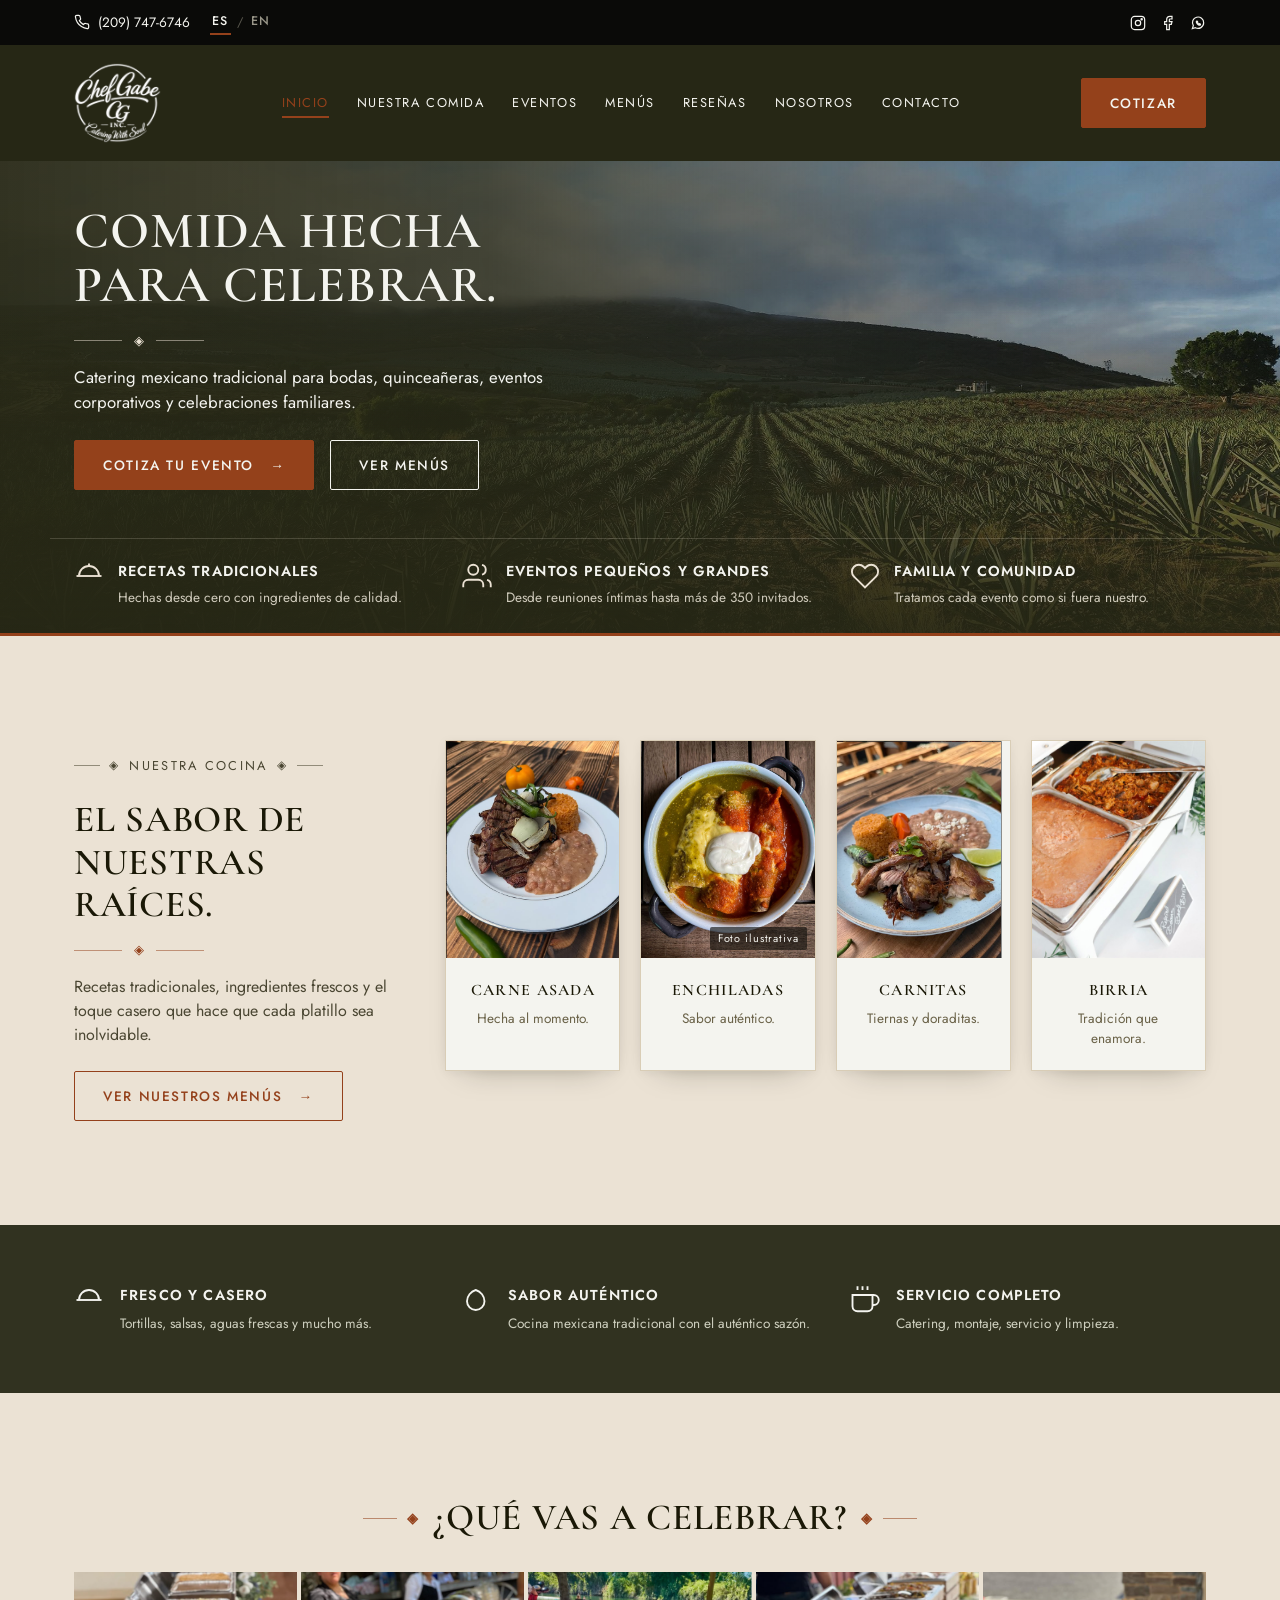
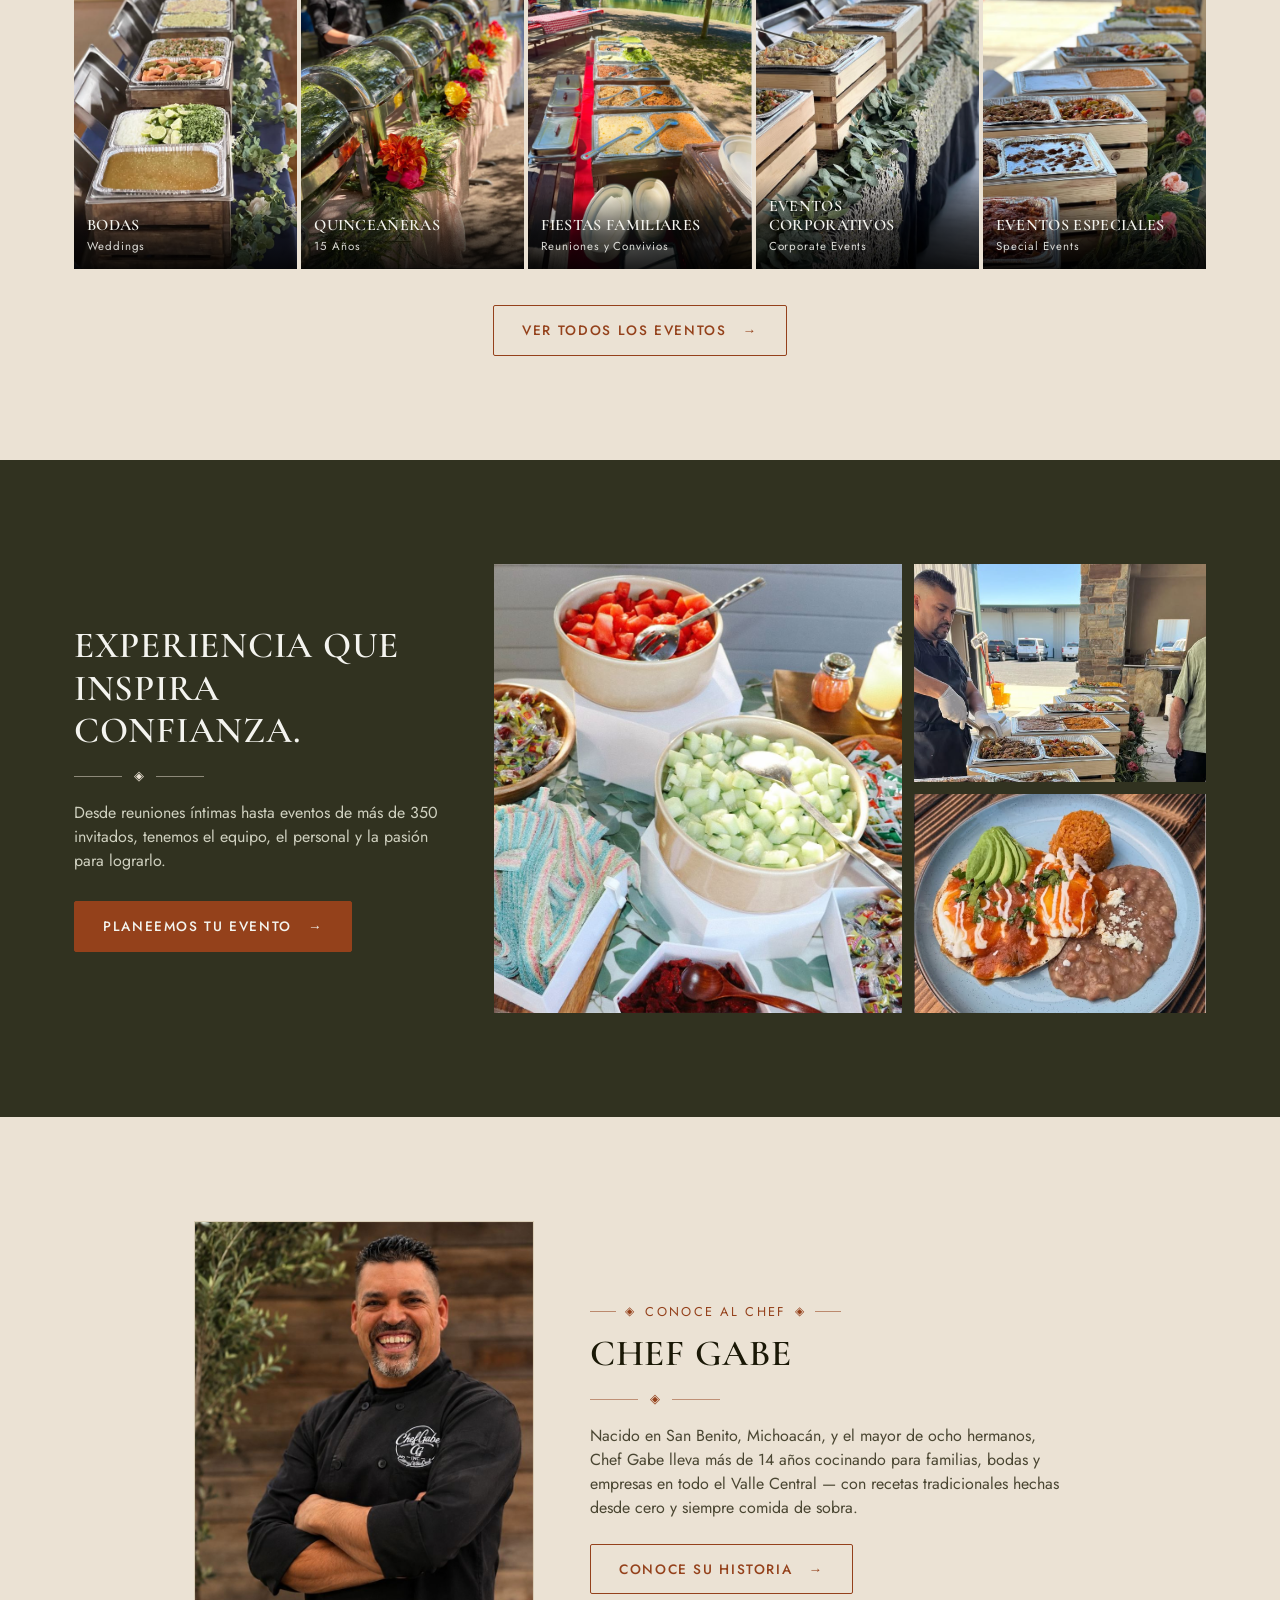
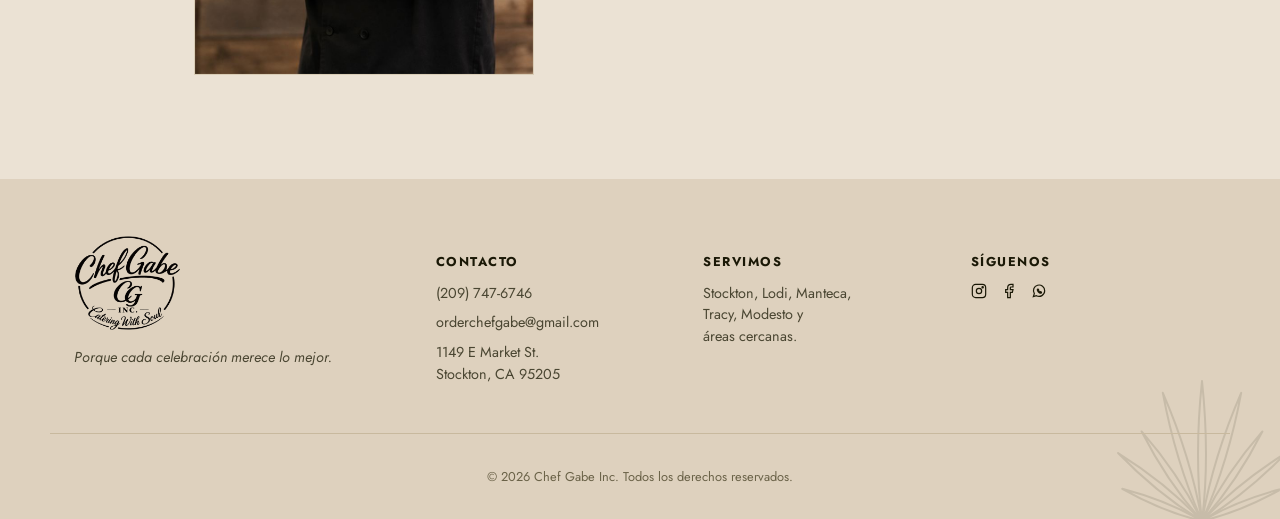
<file: index.html>
<!DOCTYPE html>
<html lang="es">
<head>
<meta charset="UTF-8">
<meta name="viewport" content="width=device-width, initial-scale=1.0">
<title data-i18n="pageTitleHome">Chef Gabe Catering | Cocinando con amor — Stockton, CA</title>
<meta name="description" data-i18n-content="metaDescHome" content="Catering mexicano tradicional para bodas, quinceañeras, eventos corporativos y celebraciones familiares. Servimos Stockton, Lodi, Manteca, Tracy, Modesto y áreas cercanas.">
<link rel="preconnect" href="https://fonts.googleapis.com">
<link rel="preconnect" href="https://fonts.gstatic.com" crossorigin>
<link href="https://fonts.googleapis.com/css2?family=Pinyon+Script&family=Cormorant+Garamond:wght@500;600;700&family=Jost:wght@400;500;600&display=swap" rel="stylesheet">
<link rel="stylesheet" href="css/styles.css">
<!-- Google tag (gtag.js) -->
<script async src="https://www.googletagmanager.com/gtag/js?id=G-7L2VQ6KVE9"></script>
<script>
  window.dataLayer = window.dataLayer || [];
  function gtag(){dataLayer.push(arguments);}
  gtag('js', new Date());

  gtag('config', 'G-7L2VQ6KVE9');
</script>
</head>
<body>

<!-- Utility bar -->
<div class="utility-bar">
  <div class="container utility-inner">
    <div class="utility-left">
      <a class="phone-link" href="tel:12097476746">
        <svg class="icon-sm" viewBox="0 0 24 24" fill="none" stroke="currentColor" stroke-width="1.8"><path d="M22 16.92v3a2 2 0 0 1-2.18 2 19.79 19.79 0 0 1-8.63-3.07 19.5 19.5 0 0 1-6-6 19.79 19.79 0 0 1-3.07-8.67A2 2 0 0 1 4.11 2h3a2 2 0 0 1 2 1.72c.127.96.362 1.903.7 2.81a2 2 0 0 1-.45 2.11L8.09 9.91a16 16 0 0 0 6 6l1.27-1.27a2 2 0 0 1 2.11-.45c.907.338 1.85.573 2.81.7A2 2 0 0 1 22 16.92z"/></svg>
        (209) 747-6746
      </a>
      <!-- Language toggle — Spanish is the default on first visit. -->
      <div class="lang-toggle" role="group" data-i18n-aria-label="langToggleLabel" aria-label="Cambiar idioma">
        <button type="button" class="lang-btn is-active" data-lang="es" aria-pressed="true">ES</button>
        <span class="lang-sep" aria-hidden="true">/</span>
        <button type="button" class="lang-btn" data-lang="en" aria-pressed="false">EN</button>
      </div>
    </div>
    <div class="social-links">
      <a href="https://www.instagram.com/agave_banquetes/" target="_blank" rel="noopener" aria-label="Instagram"><svg class="icon-sm" viewBox="0 0 24 24" fill="none" stroke="currentColor" stroke-width="1.8"><rect x="2" y="2" width="20" height="20" rx="5"/><circle cx="12" cy="12" r="4"/><circle cx="17.5" cy="6.5" r="1"/></svg></a>
      <a href="https://www.facebook.com/profile.php?id=100064198117109" target="_blank" rel="noopener" aria-label="Facebook"><svg class="icon-sm" viewBox="0 0 24 24" fill="none" stroke="currentColor" stroke-width="1.8"><path d="M18 2h-3a5 5 0 0 0-5 5v3H7v4h3v8h4v-8h3l1-4h-4V7a1 1 0 0 1 1-1h3z"/></svg></a>
      <a href="https://wa.me/12097476746" target="_blank" rel="noopener" aria-label="WhatsApp"><svg class="icon-sm" viewBox="0 0 24 24" fill="none" stroke="currentColor" stroke-width="1.8"><path d="M20.5 11.7a8.4 8.4 0 0 1-12.4 7.4L3.5 20.5 5 15.9a8.4 8.4 0 1 1 15.5-4.2z"/><path d="M9.6 9.4c.1-.3.3-.4.5-.4h.6c.2 0 .3.1.4.3l.6 1.3c.1.2 0 .4-.1.5l-.4.4c.4.9 1.1 1.6 2 2l.4-.4c.1-.1.3-.2.5-.1l1.3.6c.2.1.3.2.3.4v.6c0 .3-.2.4-.4.5-1.6.6-4.5-1.2-5.4-3.3-.3-.8-.4-1.7-.3-2.4z"/></svg></a>
    </div>
  </div>
</div>

<!-- Header / Hero -->
<header class="hero hero--home">
  <nav class="navbar">
    <div class="container navbar-inner">
      <a href="index.html" class="logo">
        <img src="images/logo-badge-light.png" data-i18n-alt="altLogo" alt="Chef Gabe Inc — Catering With Soul" class="logo-img">
      </a>
      <button class="nav-toggle" data-i18n-aria-label="navToggleLabel" aria-label="Abrir menú" aria-expanded="false">
        <span></span><span></span><span></span>
      </button>
      <ul class="nav-links">
        <li><a href="index.html" class="active" data-i18n="navHome">Inicio</a></li>
        <li><a href="our-food.html" data-i18n="navFood">Nuestra Comida</a></li>
        <li><a href="events.html" data-i18n="navEvents">Eventos</a></li>
        <li><a href="menus.html" data-i18n="navMenus">Menús</a></li>
        <li><a href="reviews.html" data-i18n="navReviews">Reseñas</a></li>
        <li><a href="about.html" data-i18n="navAbout">Nosotros</a></li>
        <li><a href="contact.html" data-i18n="navContact">Contacto</a></li>
      </ul>
      <a href="contact.html" class="btn btn-primary nav-cta" data-i18n="navQuote">Cotizar</a>
    </div>
  </nav>

  <div class="container hero-content hero-content--home">
    <h1 data-i18n="heroTitle">Comida Hecha<br>Para Celebrar.</h1>
    <div class="divider-flourish light">◈</div>
    <p class="hero-copy" data-i18n="heroCopy">Catering mexicano tradicional para bodas, quinceañeras, eventos corporativos y celebraciones familiares.</p>
    <div class="hero-actions">
      <a href="contact.html" class="btn btn-primary"><span data-i18n="heroCtaQuote">Cotiza Tu Evento</span> <span aria-hidden="true">→</span></a>
      <a href="menus.html" class="btn btn-outline-light" data-i18n="heroCtaMenus">Ver Menús</a>
    </div>
  </div>

  <div class="trust-strip container">
    <div class="trust-item">
      <svg class="icon" viewBox="0 0 24 24" fill="none" stroke="currentColor" stroke-width="1.5"><path d="M4 12a8 8 0 0 1 16 0"/><path d="M2 12h20"/><path d="M12 2v2"/></svg>
      <div>
        <h3 data-i18n="trust1Title">Recetas Tradicionales</h3>
        <p data-i18n="trust1Copy">Hechas desde cero con ingredientes de calidad.</p>
      </div>
    </div>
    <div class="trust-item">
      <svg class="icon" viewBox="0 0 24 24" fill="none" stroke="currentColor" stroke-width="1.5"><path d="M17 21v-2a4 4 0 0 0-4-4H5a4 4 0 0 0-4 4v2"/><circle cx="9" cy="7" r="4"/><path d="M23 21v-2a4 4 0 0 0-3-3.87"/><path d="M16 3.13a4 4 0 0 1 0 7.75"/></svg>
      <div>
        <h3 data-i18n="trust2Title">Eventos Pequeños y Grandes</h3>
        <p data-i18n="trust2Copy">Desde reuniones íntimas hasta más de 350 invitados.</p>
      </div>
    </div>
    <div class="trust-item">
      <svg class="icon" viewBox="0 0 24 24" fill="none" stroke="currentColor" stroke-width="1.5"><path d="M20.84 4.61a5.5 5.5 0 0 0-7.78 0L12 5.67l-1.06-1.06a5.5 5.5 0 0 0-7.78 7.78l1.06 1.06L12 21.23l7.78-7.78 1.06-1.06a5.5 5.5 0 0 0 0-7.78z"/></svg>
      <div>
        <h3 data-i18n="trust3Title">Familia y Comunidad</h3>
        <p data-i18n="trust3Copy">Tratamos cada evento como si fuera nuestro.</p>
      </div>
    </div>
  </div>
</header>

<!-- Our Food -->
<section class="section food-section" id="food">
  <div class="container food-grid">
    <div class="food-intro">
      <p class="eyebrow"><span aria-hidden="true">◈</span> <span data-i18n="foodEyebrow">Nuestra Cocina</span> <span aria-hidden="true">◈</span></p>
      <h2 data-i18n="foodTitle">El Sabor de<br>Nuestras Raíces.</h2>
      <div class="divider-flourish">◈</div>
      <p data-i18n="foodCopy">Recetas tradicionales, ingredientes frescos y el toque casero que hace que cada platillo sea inolvidable.</p>
      <a href="menus.html" class="btn btn-outline"><span data-i18n="foodCta">Ver Nuestros Menús</span> <span aria-hidden="true">→</span></a>
    </div>

    <!-- The Enchiladas card uses a Pexels stock photo (free license, no credit
         required: https://www.pexels.com/photo/12097599/) until there is a real
         one. Pexels forbids presenting stock as your own, so it carries the
         "Foto ilustrativa" label — drop the .stock-photo wrapper and label
         when swapping in a real photo. -->
    <div class="dish-cards">
      <article class="dish-card">
        <img src="images/carne-asada.png" class="dish-img" data-i18n-alt="altDishAsada" alt="Carne asada a la parrilla con cebollitas y chile toreado, arroz mexicano y frijoles refritos">
        <div class="dish-caption">
          <h3 data-i18n="dish1Name">Carne Asada</h3>
          <p data-i18n="dish1Tag">Hecha al momento.</p>
        </div>
      </article>
      <article class="dish-card">
        <div class="stock-photo">
          <img src="images/enchiladas-illustrative.jpg" class="dish-img" data-i18n-alt="altEnchiladas" alt="Enchiladas bañadas en salsa roja y salsa verde con queso gratinado y crema">
          <span class="stock-label" data-i18n="stockLabel">Foto ilustrativa</span>
        </div>
        <div class="dish-caption">
          <h3 data-i18n="dish2Name">Enchiladas</h3>
          <p data-i18n="dish2Tag">Sabor auténtico.</p>
        </div>
      </article>
      <article class="dish-card">
        <img src="images/carnitas.png" class="dish-img" data-i18n-alt="altDishCarnitas" alt="Carnitas de puerco doraditas con arroz mexicano, frijoles refritos, chile toreado y limón">
        <div class="dish-caption">
          <h3 data-i18n="dish3Name">Carnitas</h3>
          <p data-i18n="dish3Tag">Tiernas y doraditas.</p>
        </div>
      </article>
      <article class="dish-card">
        <img src="images/birria-refried-beans.jpg" class="dish-img focus-back-right" data-i18n-alt="altBirriaBeans" alt="Charola de buffet con birria de res y frijoles refritos">
        <div class="dish-caption">
          <h3 data-i18n="dish4Name">Birria</h3>
          <p data-i18n="dish4Tag">Tradición que enamora.</p>
        </div>
      </article>
    </div>
  </div>
</section>

<!-- Feature band -->
<section class="feature-band">
  <div class="container feature-grid">
    <div class="feature-item">
      <svg class="icon" viewBox="0 0 24 24" fill="none" stroke="currentColor" stroke-width="1.5"><path d="M4 12a8 8 0 0 1 16 0"/><path d="M2 12h20"/></svg>
      <div>
        <h3 data-i18n="feat1Title">Fresco y Casero</h3>
        <p data-i18n="feat1Copy">Tortillas, salsas, aguas frescas y mucho más.</p>
      </div>
    </div>
    <div class="feature-item">
      <svg class="icon" viewBox="0 0 24 24" fill="none" stroke="currentColor" stroke-width="1.5"><path d="M11 20A7 7 0 0 1 4 13c0-4 3-8 7-9 4 1 7 5 7 9a7 7 0 0 1-7 7z"/></svg>
      <div>
        <h3 data-i18n="feat2Title">Sabor Auténtico</h3>
        <p data-i18n="feat2Copy">Cocina mexicana tradicional con el auténtico sazón.</p>
      </div>
    </div>
    <div class="feature-item">
      <svg class="icon" viewBox="0 0 24 24" fill="none" stroke="currentColor" stroke-width="1.5"><path d="M18 8h1a4 4 0 0 1 0 8h-1"/><path d="M2 8h16v9a4 4 0 0 1-4 4H6a4 4 0 0 1-4-4z"/><line x1="6" y1="1" x2="6" y2="4"/><line x1="10" y1="1" x2="10" y2="4"/><line x1="14" y1="1" x2="14" y2="4"/></svg>
      <div>
        <h3 data-i18n="feat3Title">Servicio Completo</h3>
        <p data-i18n="feat3Copy">Catering, montaje, servicio y limpieza.</p>
      </div>
    </div>
  </div>
</section>

<!-- Events -->
<section class="section events-section" id="events">
  <div class="container">
    <h2 class="section-heading-ornate"><span aria-hidden="true">◈</span> <span data-i18n="eventsEyebrow">¿Qué Vas a Celebrar?</span> <span aria-hidden="true">◈</span></h2>
    <div class="events-grid">
      <article class="event-card">
        <img src="images/salsa-bar-chafing.png" class="event-img" data-i18n-alt="altWeddings" alt="Buffet elegante con mantel azul marino y guirnalda de rosas blancas">
        <div class="event-caption"><h3 data-i18n="ev1Title">Bodas</h3><p data-i18n="ev1Sub">Weddings</p></div>
      </article>
      <article class="event-card">
        <img src="images/outdoor-celebration-buffet.png" class="event-img" data-i18n-alt="altQuince" alt="Buffet al aire libre con mantel rosado y arreglos florales de colores">
        <div class="event-caption"><h3 data-i18n="ev2Title">Quinceañeras</h3><p data-i18n="ev2Sub">15 Años</p></div>
      </article>
      <article class="event-card">
        <img src="images/outdoor-park-buffet.png" class="event-img" data-i18n-alt="altFamily" alt="Buffet al aire libre junto al río con mesas de picnic y mantel rojo">
        <div class="event-caption"><h3 data-i18n="ev3Title">Fiestas Familiares</h3><p data-i18n="ev3Sub">Reuniones y Convivios</p></div>
      </article>
      <article class="event-card">
        <img src="images/catering-buffet-line.png" class="event-img" data-i18n-alt="altCorporate" alt="Línea de buffet montada sobre cajas de madera con mantelería negra">
        <div class="event-caption"><h3 data-i18n="ev4Title">Eventos Corporativos</h3><p data-i18n="ev4Sub">Corporate Events</p></div>
      </article>
      <article class="event-card">
        <img src="images/outdoor-buffet-trays.png" class="event-img" data-i18n-alt="altSpecial" alt="Charolas de buffet al aire libre decoradas con flores rosas">
        <div class="event-caption"><h3 data-i18n="ev5Title">Eventos Especiales</h3><p data-i18n="ev5Sub">Special Events</p></div>
      </article>
    </div>
    <div class="center-btn">
      <a href="events.html" class="btn btn-outline"><span data-i18n="eventsCta">Ver Todos los Eventos</span> <span aria-hidden="true">→</span></a>
    </div>
  </div>
</section>

<!-- Experience You Can Trust -->
<section class="section trust-section" id="about">
  <div class="container trust-grid">
    <div class="trust-copy">
      <h2 data-i18n="trustTitle">Experiencia Que<br>Inspira Confianza.</h2>
      <div class="divider-flourish light">◈</div>
      <p data-i18n="trustCopy">Desde reuniones íntimas hasta eventos de más de 350 invitados, tenemos el equipo, el personal y la pasión para lograrlo.</p>
      <a href="contact.html" class="btn btn-primary"><span data-i18n="trustCta">Planeemos Tu Evento</span> <span aria-hidden="true">→</span></a>
    </div>
    <div class="trust-media">
      <img src="images/fruit-candy-bar.jpg" class="trust-img-main" data-i18n-alt="altFruitCandyBar" alt="Barra de fruta y dulces con sandía, pepino, chamoy y dulces mexicanos">
      <div class="trust-media-side">
        <img src="images/chef-serving-guests.png" class="trust-img-team" data-i18n-alt="altTrustTeam" alt="Chef de Chef Gabe sirviendo a los invitados en la línea de buffet">
        <img src="images/plated-tostada-rice-beans.png" class="trust-img-food" data-i18n-alt="altTrustFood" alt="Platillo servido con tostada, arroz mexicano y frijoles refritos">
      </div>
    </div>
  </div>
</section>

<!-- Meet the Chef: a short teaser that hands off to the full story on about.html -->
<section class="section chef-section" id="chef">
  <div class="container chef-grid">
    <img src="images/chef-gabe-headshot.jpg" class="chef-photo" data-i18n-alt="altHeadshot" alt="Chef Gabe con filipina negra, sonriendo con los brazos cruzados" loading="lazy">
    <div class="chef-copy">
      <p class="eyebrow"><span aria-hidden="true">◈</span> <span data-i18n="homeChefEyebrow">Conoce al Chef</span> <span aria-hidden="true">◈</span></p>
      <h2 data-i18n="homeChefTitle">Chef Gabe</h2>
      <div class="divider-flourish">◈</div>
      <p data-i18n="homeChefCopy">Nacido en San Benito, Michoacán, y el mayor de ocho hermanos, Chef Gabe lleva más de 14 años cocinando para familias, bodas y empresas en todo el Valle Central — con recetas tradicionales hechas desde cero y siempre comida de sobra.</p>
      <a href="about.html" class="btn btn-outline"><span data-i18n="homeChefCta">Conoce Su Historia</span> <span aria-hidden="true">→</span></a>
    </div>
  </div>
</section>

<!-- Footer -->
<footer class="site-footer" id="contact">
  <div class="container footer-grid">
    <div class="footer-brand">
      <img src="images/logo-badge-dark.png" data-i18n-alt="altLogo" alt="Chef Gabe Inc — Catering With Soul" class="footer-logo-img">
      <p class="footer-quote" data-i18n="footerQuote">Porque cada celebración merece lo mejor.</p>
    </div>
    <div class="footer-col">
      <h4 data-i18n="footerContact">Contacto</h4>
      <p><a href="tel:12097476746">(209) 747-6746</a></p>
      <p><a href="mailto:orderchefgabe@gmail.com">orderchefgabe@gmail.com</a></p>
      <p>1149 E Market St.<br>Stockton, CA 95205</p>
    </div>
    <div class="footer-col">
      <h4 data-i18n="footerServing">Servimos</h4>
      <p data-i18n="footerServingCopy">Stockton, Lodi, Manteca,<br>Tracy, Modesto y<br>áreas cercanas.</p>
    </div>
    <div class="footer-col">
      <h4 data-i18n="footerFollow">Síguenos</h4>
      <div class="social-links">
        <a href="https://www.instagram.com/agave_banquetes/" target="_blank" rel="noopener" aria-label="Instagram"><svg class="icon-sm" viewBox="0 0 24 24" fill="none" stroke="currentColor" stroke-width="1.8"><rect x="2" y="2" width="20" height="20" rx="5"/><circle cx="12" cy="12" r="4"/><circle cx="17.5" cy="6.5" r="1"/></svg></a>
        <a href="https://www.facebook.com/profile.php?id=100064198117109" target="_blank" rel="noopener" aria-label="Facebook"><svg class="icon-sm" viewBox="0 0 24 24" fill="none" stroke="currentColor" stroke-width="1.8"><path d="M18 2h-3a5 5 0 0 0-5 5v3H7v4h3v8h4v-8h3l1-4h-4V7a1 1 0 0 1 1-1h3z"/></svg></a>
      <a href="https://wa.me/12097476746" target="_blank" rel="noopener" aria-label="WhatsApp"><svg class="icon-sm" viewBox="0 0 24 24" fill="none" stroke="currentColor" stroke-width="1.8"><path d="M20.5 11.7a8.4 8.4 0 0 1-12.4 7.4L3.5 20.5 5 15.9a8.4 8.4 0 1 1 15.5-4.2z"/><path d="M9.6 9.4c.1-.3.3-.4.5-.4h.6c.2 0 .3.1.4.3l.6 1.3c.1.2 0 .4-.1.5l-.4.4c.4.9 1.1 1.6 2 2l.4-.4c.1-.1.3-.2.5-.1l1.3.6c.2.1.3.2.3.4v.6c0 .3-.2.4-.4.5-1.6.6-4.5-1.2-5.4-3.3-.3-.8-.4-1.7-.3-2.4z"/></svg></a>
      </div>
    </div>
  </div>
  <div class="container footer-bottom">
    <p><span aria-hidden="true">©</span> <span id="year"></span> <span data-i18n="footerRights">Chef Gabe Inc. Todos los derechos reservados.</span></p>
  </div>

  <!-- Decorative agave, echoing the mark at the top of the logo.
       Purely ornamental, so it is hidden from assistive tech. -->
  <svg class="footer-agave" viewBox="0 0 200 164" fill="none" stroke="currentColor"
       stroke-width="2" stroke-linejoin="round" stroke-linecap="round"
       aria-hidden="true" focusable="false">
    <path d="M100 152 Q94 112 100 66 Q106 112 100 152 Z" transform="rotate(-68 100 152)"/>
    <path d="M100 152 Q93 100 100 44 Q107 100 100 152 Z" transform="rotate(-51 100 152)"/>
    <path d="M100 152 Q93 100 100 44 Q107 100 100 152 Z" transform="rotate(-34 100 152)"/>
    <path d="M100 152 Q92 88 100 18 Q108 88 100 152 Z" transform="rotate(-17 100 152)"/>
    <path d="M100 152 Q92 88 100 12 Q108 88 100 152 Z"/>
    <path d="M100 152 Q92 88 100 18 Q108 88 100 152 Z" transform="rotate(17 100 152)"/>
    <path d="M100 152 Q93 100 100 44 Q107 100 100 152 Z" transform="rotate(34 100 152)"/>
    <path d="M100 152 Q93 100 100 44 Q107 100 100 152 Z" transform="rotate(51 100 152)"/>
    <path d="M100 152 Q94 112 100 66 Q106 112 100 152 Z" transform="rotate(68 100 152)"/>
    <path d="M78 154 Q100 146 122 154" stroke-width="1.6"/>
  </svg>
</footer>

<script src="js/translations.js"></script>
<script src="js/i18n.js"></script>
<script src="js/script.js"></script>
</body>
</html>
</file>
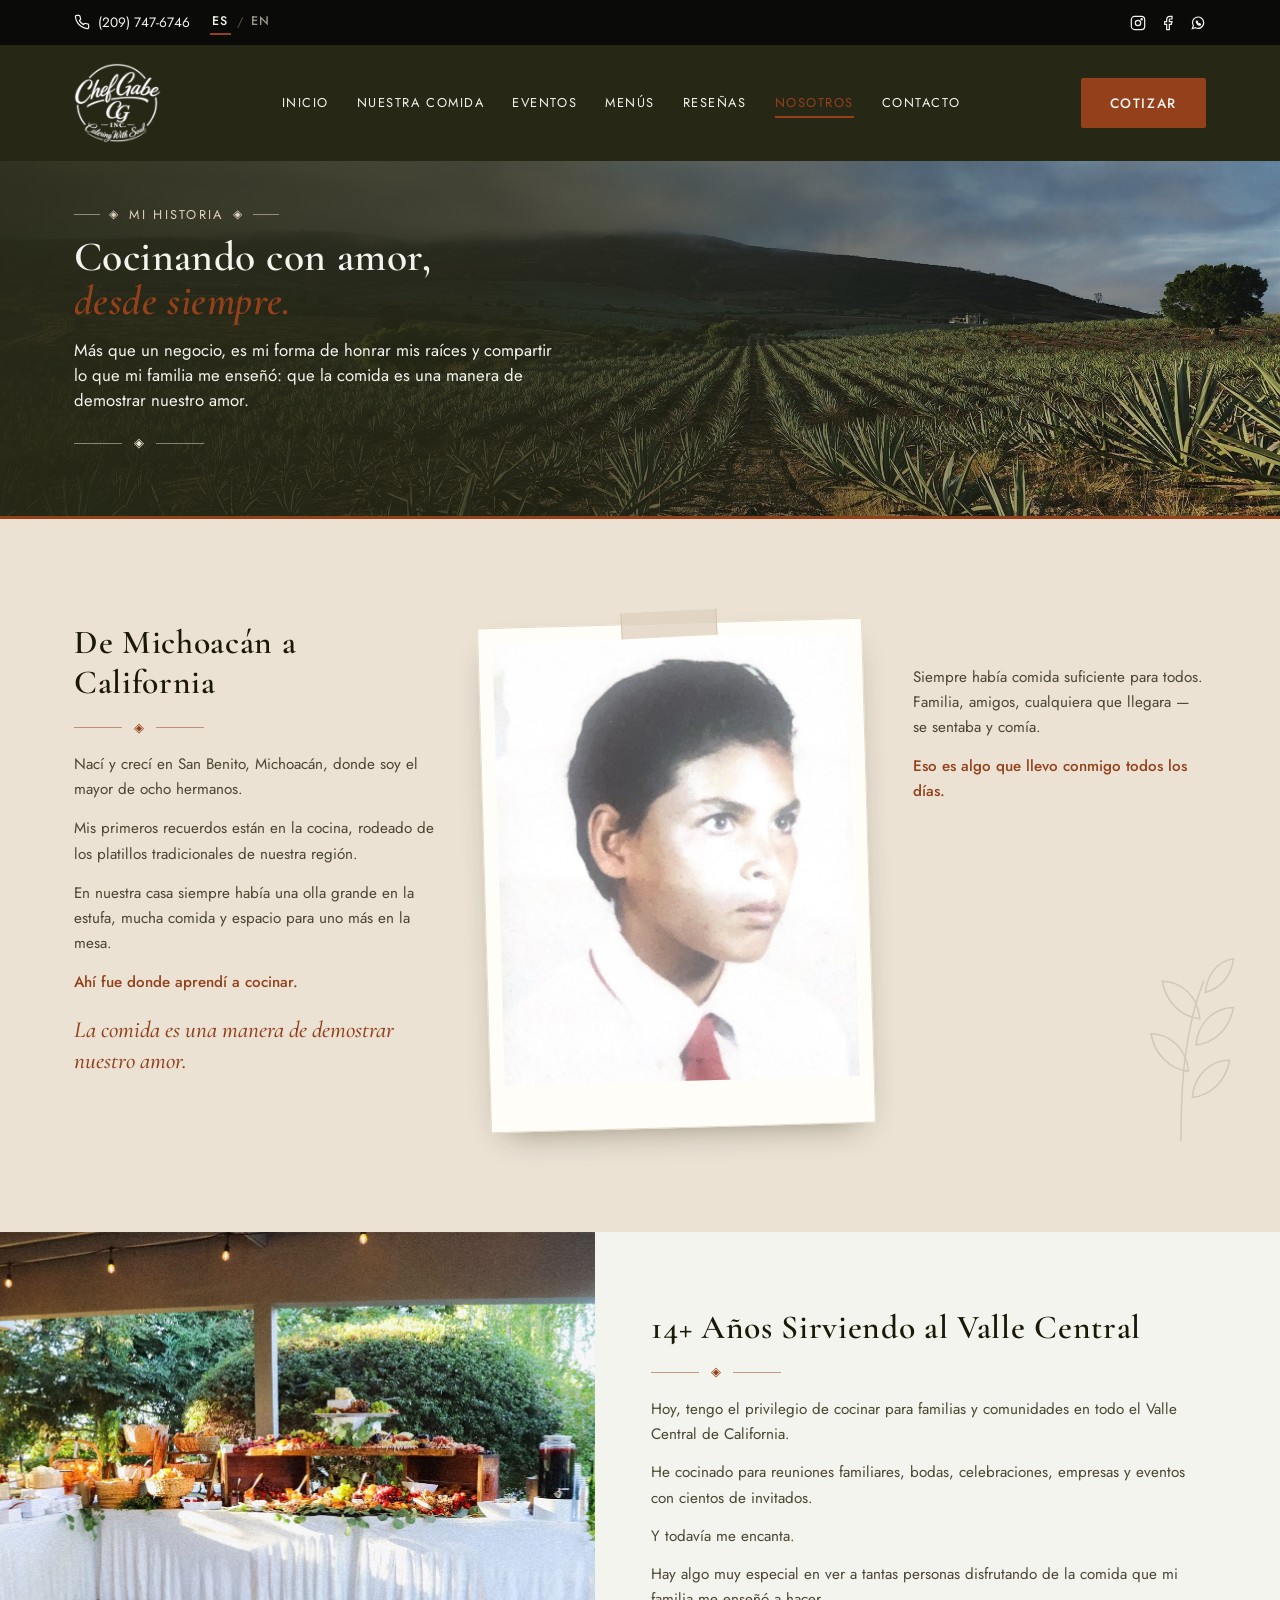
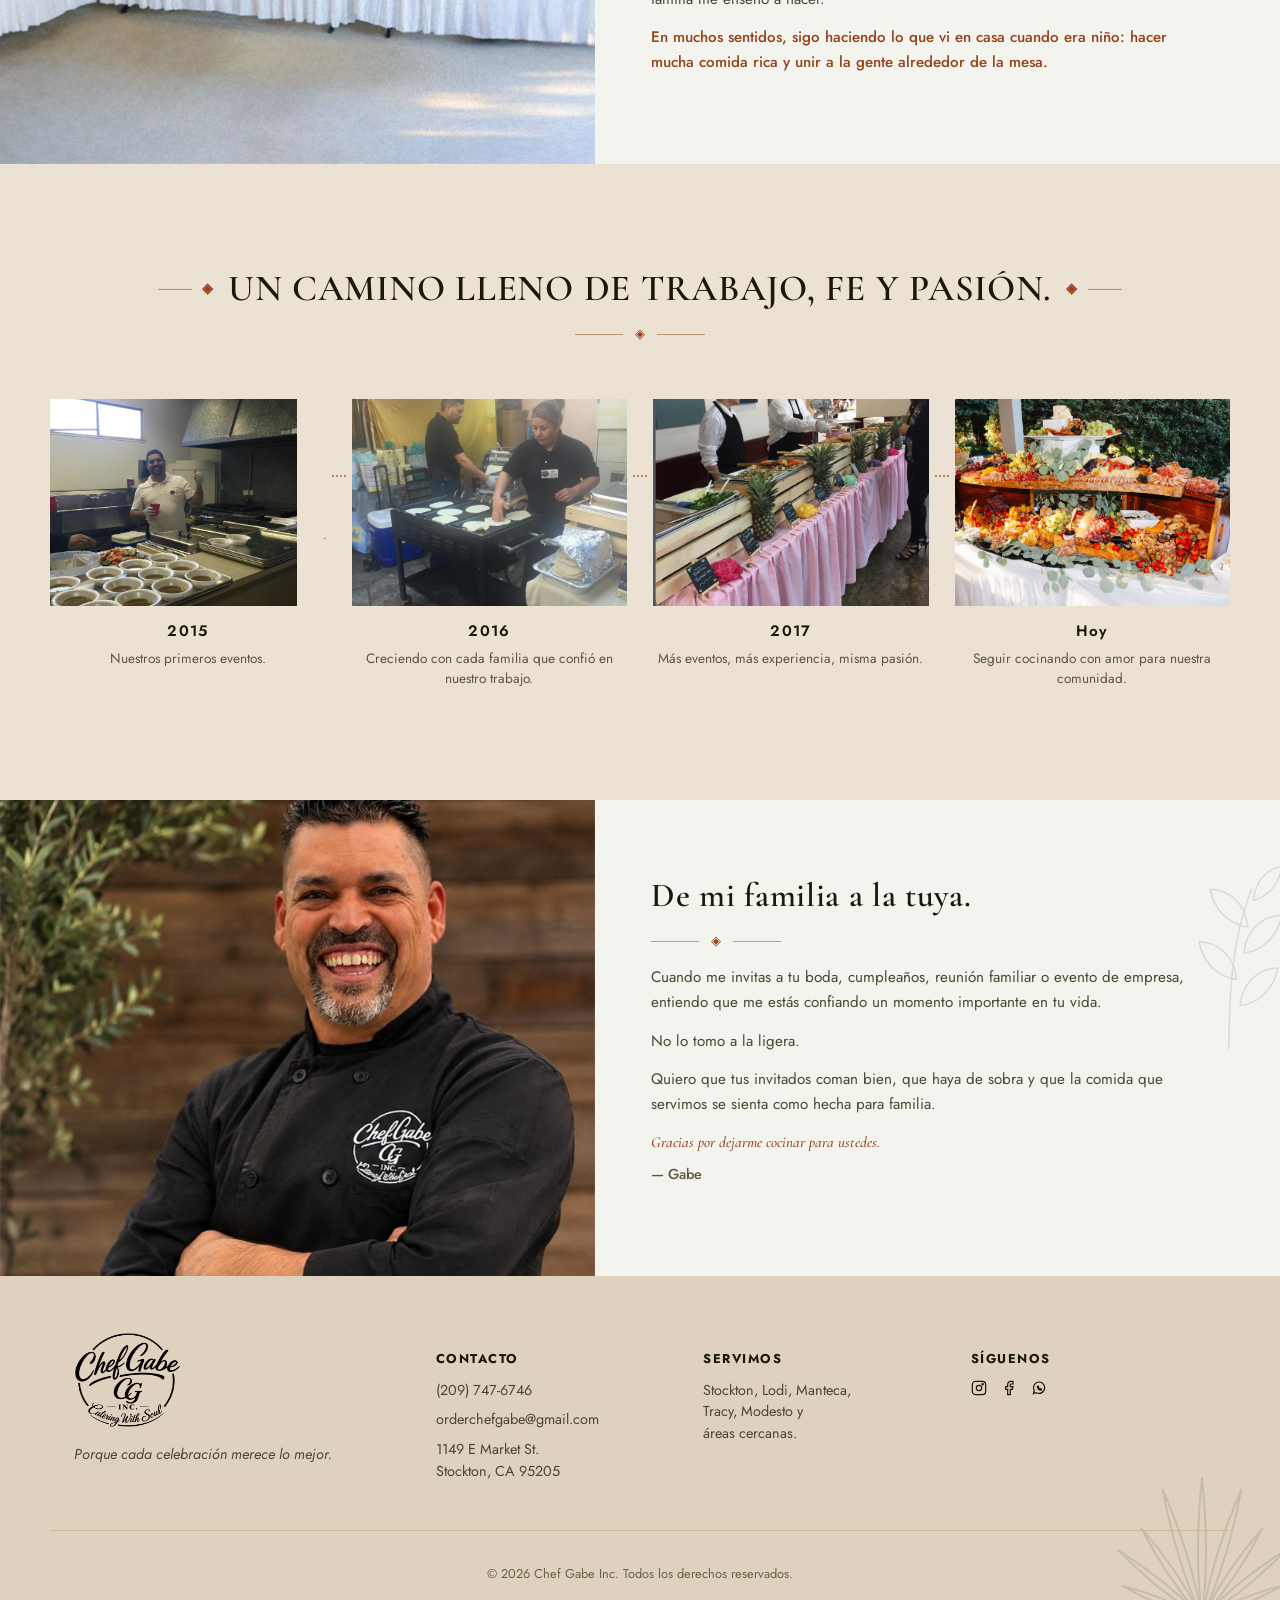
<file: about.html>
<!DOCTYPE html>
<html lang="es">
<head>
<meta charset="UTF-8">
<meta name="viewport" content="width=device-width, initial-scale=1.0">
<title data-i18n="pageTitleAbout">Nosotros | Chef Gabe Catering — Stockton, CA</title>
<meta name="description" data-i18n-content="metaDescAbout" content="La historia de Chef Gabe: de San Benito, Michoacán al Valle Central de California, cocinando con amor desde hace más de 14 años.">
<link rel="preconnect" href="https://fonts.googleapis.com">
<link rel="preconnect" href="https://fonts.gstatic.com" crossorigin>
<link href="https://fonts.googleapis.com/css2?family=Pinyon+Script&family=Cormorant+Garamond:wght@500;600;700&family=Jost:wght@400;500;600&display=swap" rel="stylesheet">
<link rel="stylesheet" href="css/styles.css">
<!-- Google tag (gtag.js) -->
<script async src="https://www.googletagmanager.com/gtag/js?id=G-7L2VQ6KVE9"></script>
<script>
  window.dataLayer = window.dataLayer || [];
  function gtag(){dataLayer.push(arguments);}
  gtag('js', new Date());

  gtag('config', 'G-7L2VQ6KVE9');
</script>
</head>
<body>

<!-- Utility bar -->
<div class="utility-bar">
  <div class="container utility-inner">
    <div class="utility-left">
      <a class="phone-link" href="tel:12097476746">
        <svg class="icon-sm" viewBox="0 0 24 24" fill="none" stroke="currentColor" stroke-width="1.8"><path d="M22 16.92v3a2 2 0 0 1-2.18 2 19.79 19.79 0 0 1-8.63-3.07 19.5 19.5 0 0 1-6-6 19.79 19.79 0 0 1-3.07-8.67A2 2 0 0 1 4.11 2h3a2 2 0 0 1 2 1.72c.127.96.362 1.903.7 2.81a2 2 0 0 1-.45 2.11L8.09 9.91a16 16 0 0 0 6 6l1.27-1.27a2 2 0 0 1 2.11-.45c.907.338 1.85.573 2.81.7A2 2 0 0 1 22 16.92z"/></svg>
        (209) 747-6746
      </a>
      <div class="lang-toggle" role="group" data-i18n-aria-label="langToggleLabel" aria-label="Cambiar idioma">
        <button type="button" class="lang-btn is-active" data-lang="es" aria-pressed="true">ES</button>
        <span class="lang-sep" aria-hidden="true">/</span>
        <button type="button" class="lang-btn" data-lang="en" aria-pressed="false">EN</button>
      </div>
    </div>
    <div class="social-links">
      <a href="https://www.instagram.com/agave_banquetes/" target="_blank" rel="noopener" aria-label="Instagram"><svg class="icon-sm" viewBox="0 0 24 24" fill="none" stroke="currentColor" stroke-width="1.8"><rect x="2" y="2" width="20" height="20" rx="5"/><circle cx="12" cy="12" r="4"/><circle cx="17.5" cy="6.5" r="1"/></svg></a>
      <a href="https://www.facebook.com/profile.php?id=100064198117109" target="_blank" rel="noopener" aria-label="Facebook"><svg class="icon-sm" viewBox="0 0 24 24" fill="none" stroke="currentColor" stroke-width="1.8"><path d="M18 2h-3a5 5 0 0 0-5 5v3H7v4h3v8h4v-8h3l1-4h-4V7a1 1 0 0 1 1-1h3z"/></svg></a>
      <a href="https://wa.me/12097476746" target="_blank" rel="noopener" aria-label="WhatsApp"><svg class="icon-sm" viewBox="0 0 24 24" fill="none" stroke="currentColor" stroke-width="1.8"><path d="M20.5 11.7a8.4 8.4 0 0 1-12.4 7.4L3.5 20.5 5 15.9a8.4 8.4 0 1 1 15.5-4.2z"/><path d="M9.6 9.4c.1-.3.3-.4.5-.4h.6c.2 0 .3.1.4.3l.6 1.3c.1.2 0 .4-.1.5l-.4.4c.4.9 1.1 1.6 2 2l.4-.4c.1-.1.3-.2.5-.1l1.3.6c.2.1.3.2.3.4v.6c0 .3-.2.4-.4.5-1.6.6-4.5-1.2-5.4-3.3-.3-.8-.4-1.7-.3-2.4z"/></svg></a>
    </div>
  </div>
</div>

<!-- Hero: same full-photo component as the other pages -->
<header class="hero">
  <nav class="navbar">
    <div class="container navbar-inner">
      <a href="index.html" class="logo">
        <img src="images/logo-badge-light.png" data-i18n-alt="altLogo" alt="Chef Gabe Inc — Catering With Soul" class="logo-img">
      </a>
      <button class="nav-toggle" data-i18n-aria-label="navToggleLabel" aria-label="Abrir menú" aria-expanded="false">
        <span></span><span></span><span></span>
      </button>
      <ul class="nav-links">
        <li><a href="index.html" data-i18n="navHome">Inicio</a></li>
        <li><a href="our-food.html" data-i18n="navFood">Nuestra Comida</a></li>
        <li><a href="events.html" data-i18n="navEvents">Eventos</a></li>
        <li><a href="menus.html" data-i18n="navMenus">Menús</a></li>
        <li><a href="reviews.html" data-i18n="navReviews">Reseñas</a></li>
        <li><a href="about.html" class="active" data-i18n="navAbout">Nosotros</a></li>
        <li><a href="contact.html" data-i18n="navContact">Contacto</a></li>
      </ul>
      <a href="contact.html" class="btn btn-primary nav-cta" data-i18n="navQuote">Cotizar</a>
    </div>
  </nav>

  <div class="container hero-content">
    <p class="eyebrow eyebrow-light"><span aria-hidden="true">◈</span> <span data-i18n="abEyebrow">Mi Historia</span> <span aria-hidden="true">◈</span></p>
    <h1 class="h1-soft about-title">
      <span data-i18n="abTitle1">Cocinando con amor,</span><br>
      <em class="title-accent" data-i18n="abTitle2">desde siempre.</em>
    </h1>
    <p class="hero-copy" data-i18n="abCopy">Más que un negocio, es mi forma de honrar mis raíces y compartir lo que mi familia me enseñó: que la comida es una manera de demostrar nuestro amor.</p>
    <div class="divider-flourish light">◈</div>
  </div>
</header>

<!-- From Michoacán to California -->
<section class="section origin-section" id="origin">
  <div class="container origin-grid">
    <div class="origin-copy">
      <h2 data-i18n="abMichTitle">De Michoacán a California</h2>
      <div class="divider-flourish">◈</div>
      <p data-i18n="abMichP1">Nací y crecí en San Benito, Michoacán, donde soy el mayor de ocho hermanos.</p>
      <p data-i18n="abMichP2">Mis primeros recuerdos están en la cocina, rodeado de los platillos tradicionales de nuestra región.</p>
      <p data-i18n="abMichP3">En nuestra casa siempre había una olla grande en la estufa, mucha comida y espacio para uno más en la mesa.</p>
      <p class="highlight" data-i18n="abMichHighlight">Ahí fue donde aprendí a cocinar.</p>
      <p class="script-accent" data-i18n="abMichScript">La comida es una manera de demostrar nuestro amor.</p>
    </div>

    <figure class="polaroid">
      <div class="polaroid-tape" aria-hidden="true"></div>
      <img src="images/gabe-young-portrait.jpg" class="polaroid-img polaroid-img--portrait" data-i18n-alt="altAbPortrait" alt="Chef Gabe de joven, en un retrato con camisa blanca y corbata roja">
    </figure>

    <div class="origin-aside">
      <p data-i18n="abMichRight">Siempre había comida suficiente para todos. Familia, amigos, cualquiera que llegara — se sentaba y comía.</p>
      <p class="highlight" data-i18n="abMichRightHighlight">Eso es algo que llevo conmigo todos los días.</p>
    </div>

    <svg class="origin-leaf" viewBox="0 0 160 220" fill="none" stroke="currentColor" stroke-width="1.6" stroke-linecap="round" aria-hidden="true" focusable="false">
      <path d="M80 214 C80 150 84 96 104 44"/>
      <path d="M92 168 C112 166 128 150 132 128 C112 128 94 144 92 168 Z"/>
      <path d="M88 140 C68 138 52 122 48 100 C68 100 86 116 88 140 Z"/>
      <path d="M96 112 C116 110 132 94 136 72 C116 72 98 88 96 112 Z"/>
      <path d="M100 84 C80 82 64 66 60 44 C80 44 98 60 100 84 Z"/>
      <path d="M106 56 C122 52 134 38 136 20 C120 22 108 36 106 56 Z"/>
    </svg>
  </div>
</section>

<!-- 14+ years serving the Central Valley -->
<section class="years-section" id="years">
  <div class="years-media">
    <img src="images/buffet-under-string-lights.jpg" data-i18n-alt="altBuffetLights" alt="Línea de buffet completa con manteles blancos bajo una terraza con luces colgantes">
  </div>
  <div class="years-panel">
    <div class="years-inner">
      <h2 data-i18n="abYearsTitle">14+ Años Sirviendo al Valle Central</h2>
      <div class="divider-flourish">◈</div>
      <p data-i18n="abYearsP1">Hoy, tengo el privilegio de cocinar para familias y comunidades en todo el Valle Central de California.</p>
      <p data-i18n="abYearsP2">He cocinado para reuniones familiares, bodas, celebraciones, empresas y eventos con cientos de invitados.</p>
      <p data-i18n="abYearsP3">Y todavía me encanta.</p>
      <p data-i18n="abYearsP4">Hay algo muy especial en ver a tantas personas disfrutando de la comida que mi familia me enseñó a hacer.</p>
      <p class="highlight" data-i18n="abYearsHighlight">En muchos sentidos, sigo haciendo lo que vi en casa cuando era niño: hacer mucha comida rica y unir a la gente alrededor de la mesa.</p>
    </div>
  </div>
</section>

<!-- Timeline -->
<section class="section timeline-section" id="timeline">
  <div class="container">
    <h2 class="section-heading-ornate"><span aria-hidden="true">◈</span> <span data-i18n="abTimelineTitle">Un camino lleno de trabajo, fe y pasión.</span> <span aria-hidden="true">◈</span></h2>
    <div class="divider-flourish center-flourish">◈</div>
  </div>

  <!-- Scrolls sideways on narrow screens: a timeline reads
       left-to-right, so stacking it would lose the point. -->
  <div class="timeline-scroll">
    <ol class="timeline">
      <li class="timeline-item">
        <img src="images/gabe-kitchen-prep.png" class="timeline-img" data-i18n-alt="altAbHero" alt="Chef Gabe en la cocina, sirviendo tazones de caldo en charolas antes de un evento">
        <p class="timeline-year" data-i18n="abTl1Year">2015</p>
        <p class="timeline-copy" data-i18n="abTl1Copy">Nuestros primeros eventos.</p>
      </li>
      <li class="timeline-item">
        <img src="images/handmade-tortillas.png" class="timeline-img" data-i18n-alt="altTortillas" alt="Tortillas de maíz hechas a mano cociéndose en un comal durante un evento">
        <p class="timeline-year" data-i18n="abTl2Year">2016</p>
        <p class="timeline-copy" data-i18n="abTl2Copy">Creciendo con cada familia que confió en nuestro trabajo.</p>
      </li>
      <li class="timeline-item">
        <img src="images/buffet-line-pink-linens.png" class="timeline-img" data-i18n-alt="altAbYears" alt="Línea de buffet con mantelería rosa, cajas de madera, piñas y pizarrones con los nombres de las salsas">
        <p class="timeline-year" data-i18n="abTl3Year">2017</p>
        <p class="timeline-copy" data-i18n="abTl3Copy">Más eventos, más experiencia, misma pasión.</p>
      </li>
      <li class="timeline-item">
        <img src="images/grazing-table-full.jpg" class="timeline-img" data-i18n-alt="altGrazingTable" alt="Gran mesa de botanas con quesos, carnes frías, uvas, fresas y galletas, decorada con eucalipto en un jardín">
        <p class="timeline-year" data-i18n="abTl5Year">Hoy</p>
        <p class="timeline-copy" data-i18n="abTl5Copy">Seguir cocinando con amor para nuestra comunidad.</p>
      </li>
    </ol>
  </div>
</section>

<!-- From my family to yours -->
<section class="closing-section" id="closing">
  <div class="closing-media">
    <img src="images/chef-gabe-headshot.jpg" class="focus-face" data-i18n-alt="altHeadshot" alt="Chef Gabe con filipina negra, sonriendo con los brazos cruzados" loading="lazy">
  </div>
  <div class="closing-panel">
    <div class="closing-inner">
      <h2 data-i18n="abCloseTitle">De mi familia a la tuya.</h2>
      <div class="divider-flourish">◈</div>
      <p data-i18n="abCloseP1">Cuando me invitas a tu boda, cumpleaños, reunión familiar o evento de empresa, entiendo que me estás confiando un momento importante en tu vida.</p>
      <p data-i18n="abCloseP2">No lo tomo a la ligera.</p>
      <p data-i18n="abCloseP3">Quiero que tus invitados coman bien, que haya de sobra y que la comida que servimos se sienta como hecha para familia.</p>
      <p class="script-accent closing-signoff">
        <span data-i18n="abCloseScript">Gracias por dejarme cocinar para ustedes.</span>
        <span class="closing-sign" data-i18n="abCloseSign">— Gabe</span>
      </p>
    </div>

    <svg class="closing-leaf" viewBox="0 0 160 220" fill="none" stroke="currentColor" stroke-width="1.6" stroke-linecap="round" aria-hidden="true" focusable="false">
      <path d="M80 214 C80 150 84 96 104 44"/>
      <path d="M92 168 C112 166 128 150 132 128 C112 128 94 144 92 168 Z"/>
      <path d="M88 140 C68 138 52 122 48 100 C68 100 86 116 88 140 Z"/>
      <path d="M96 112 C116 110 132 94 136 72 C116 72 98 88 96 112 Z"/>
      <path d="M100 84 C80 82 64 66 60 44 C80 44 98 60 100 84 Z"/>
      <path d="M106 56 C122 52 134 38 136 20 C120 22 108 36 106 56 Z"/>
    </svg>
  </div>
</section>

<!-- Footer -->
<footer class="site-footer">
  <div class="container footer-grid">
    <div class="footer-brand">
      <img src="images/logo-badge-dark.png" data-i18n-alt="altLogo" alt="Chef Gabe Inc — Catering With Soul" class="footer-logo-img">
      <p class="footer-quote" data-i18n="footerQuote">Porque cada celebración merece lo mejor.</p>
    </div>
    <div class="footer-col">
      <h4 data-i18n="footerContact">Contacto</h4>
      <p><a href="tel:12097476746">(209) 747-6746</a></p>
      <p><a href="mailto:orderchefgabe@gmail.com">orderchefgabe@gmail.com</a></p>
      <p>1149 E Market St.<br>Stockton, CA 95205</p>
    </div>
    <div class="footer-col">
      <h4 data-i18n="footerServing">Servimos</h4>
      <p data-i18n="footerServingCopy">Stockton, Lodi, Manteca,<br>Tracy, Modesto y<br>áreas cercanas.</p>
    </div>
    <div class="footer-col">
      <h4 data-i18n="footerFollow">Síguenos</h4>
      <div class="social-links">
        <a href="https://www.instagram.com/agave_banquetes/" target="_blank" rel="noopener" aria-label="Instagram"><svg class="icon-sm" viewBox="0 0 24 24" fill="none" stroke="currentColor" stroke-width="1.8"><rect x="2" y="2" width="20" height="20" rx="5"/><circle cx="12" cy="12" r="4"/><circle cx="17.5" cy="6.5" r="1"/></svg></a>
        <a href="https://www.facebook.com/profile.php?id=100064198117109" target="_blank" rel="noopener" aria-label="Facebook"><svg class="icon-sm" viewBox="0 0 24 24" fill="none" stroke="currentColor" stroke-width="1.8"><path d="M18 2h-3a5 5 0 0 0-5 5v3H7v4h3v8h4v-8h3l1-4h-4V7a1 1 0 0 1 1-1h3z"/></svg></a>
        <a href="https://wa.me/12097476746" target="_blank" rel="noopener" aria-label="WhatsApp"><svg class="icon-sm" viewBox="0 0 24 24" fill="none" stroke="currentColor" stroke-width="1.8"><path d="M20.5 11.7a8.4 8.4 0 0 1-12.4 7.4L3.5 20.5 5 15.9a8.4 8.4 0 1 1 15.5-4.2z"/><path d="M9.6 9.4c.1-.3.3-.4.5-.4h.6c.2 0 .3.1.4.3l.6 1.3c.1.2 0 .4-.1.5l-.4.4c.4.9 1.1 1.6 2 2l.4-.4c.1-.1.3-.2.5-.1l1.3.6c.2.1.3.2.3.4v.6c0 .3-.2.4-.4.5-1.6.6-4.5-1.2-5.4-3.3-.3-.8-.4-1.7-.3-2.4z"/></svg></a>
      </div>
    </div>
  </div>
  <div class="container footer-bottom">
    <p><span aria-hidden="true">©</span> <span id="year"></span> <span data-i18n="footerRights">Chef Gabe Inc. Todos los derechos reservados.</span></p>
  </div>

  <svg class="footer-agave" viewBox="0 0 200 164" fill="none" stroke="currentColor"
       stroke-width="2" stroke-linejoin="round" stroke-linecap="round"
       aria-hidden="true" focusable="false">
    <path d="M100 152 Q94 112 100 66 Q106 112 100 152 Z" transform="rotate(-68 100 152)"/>
    <path d="M100 152 Q93 100 100 44 Q107 100 100 152 Z" transform="rotate(-51 100 152)"/>
    <path d="M100 152 Q93 100 100 44 Q107 100 100 152 Z" transform="rotate(-34 100 152)"/>
    <path d="M100 152 Q92 88 100 18 Q108 88 100 152 Z" transform="rotate(-17 100 152)"/>
    <path d="M100 152 Q92 88 100 12 Q108 88 100 152 Z"/>
    <path d="M100 152 Q92 88 100 18 Q108 88 100 152 Z" transform="rotate(17 100 152)"/>
    <path d="M100 152 Q93 100 100 44 Q107 100 100 152 Z" transform="rotate(34 100 152)"/>
    <path d="M100 152 Q93 100 100 44 Q107 100 100 152 Z" transform="rotate(51 100 152)"/>
    <path d="M100 152 Q94 112 100 66 Q106 112 100 152 Z" transform="rotate(68 100 152)"/>
    <path d="M78 154 Q100 146 122 154" stroke-width="1.6"/>
  </svg>
</footer>

<script src="js/translations.js"></script>
<script src="js/i18n.js"></script>
<script src="js/script.js"></script>
</body>
</html>
</file>
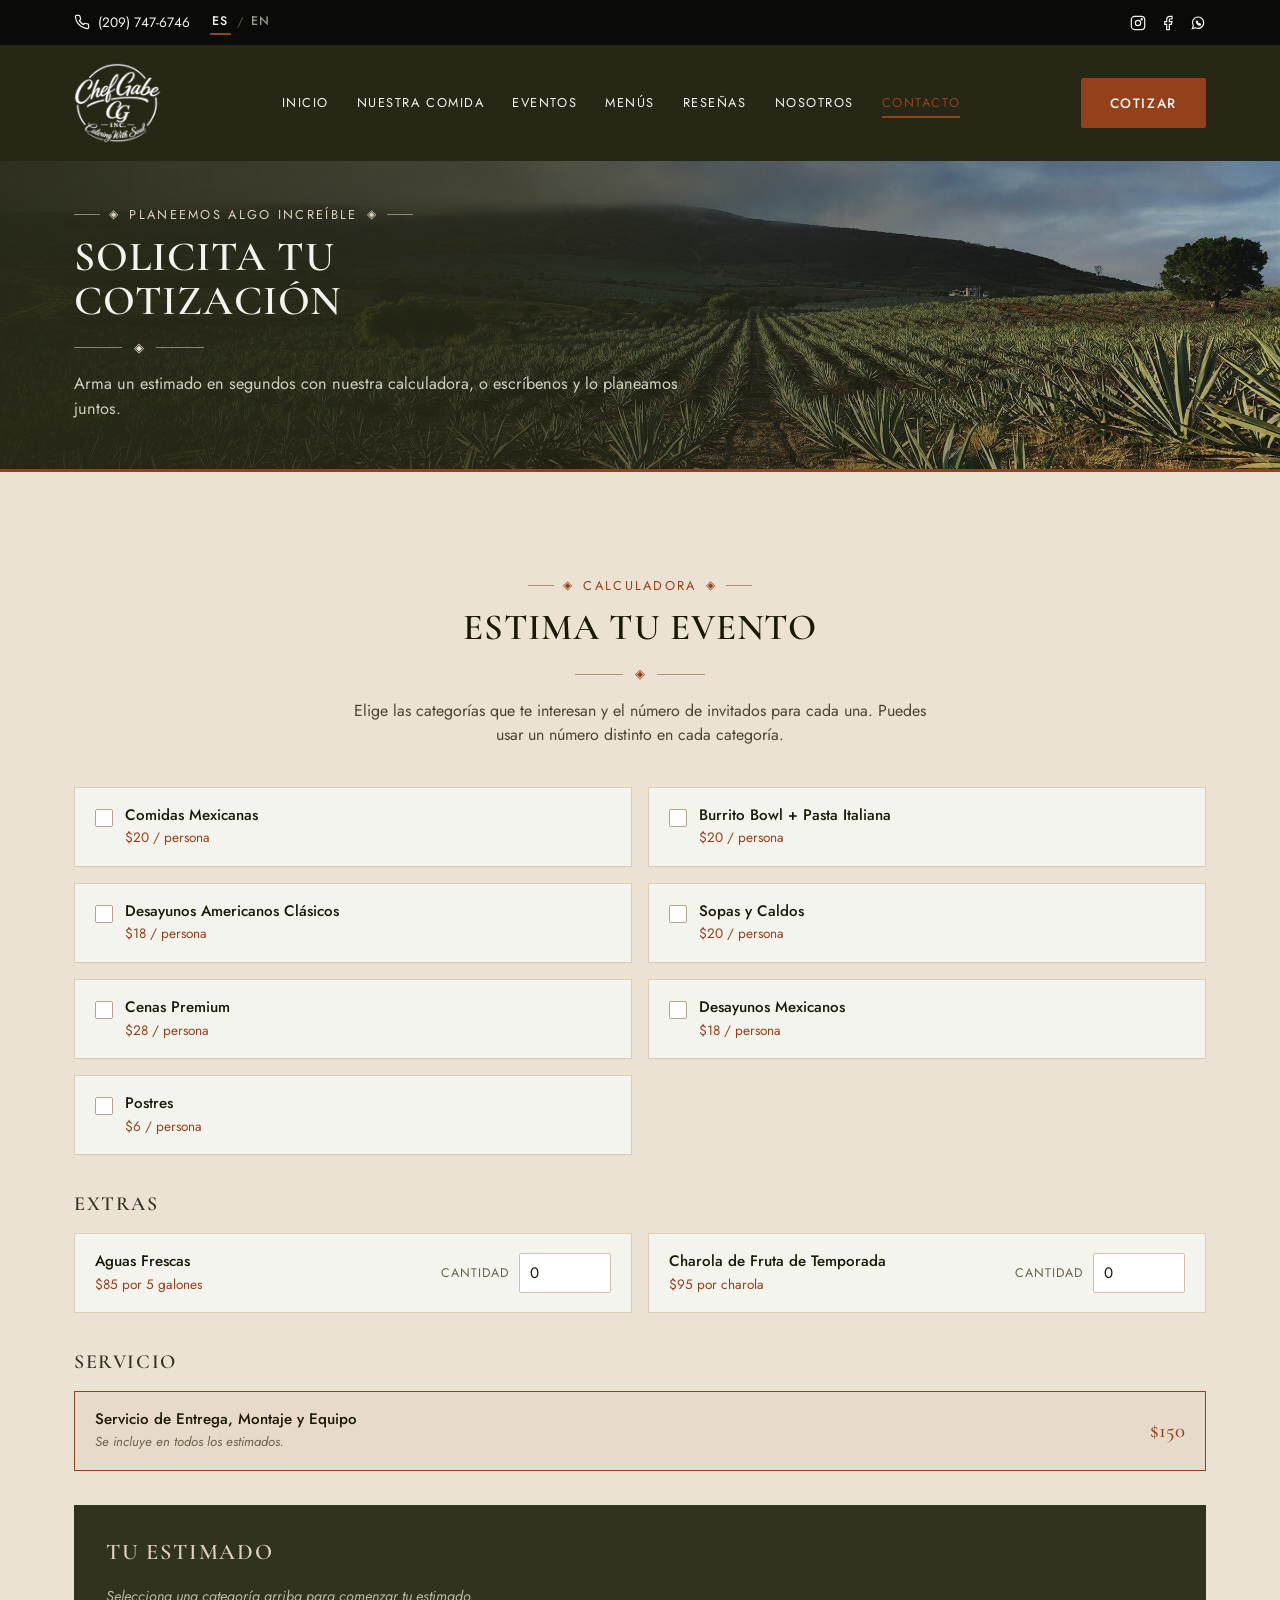
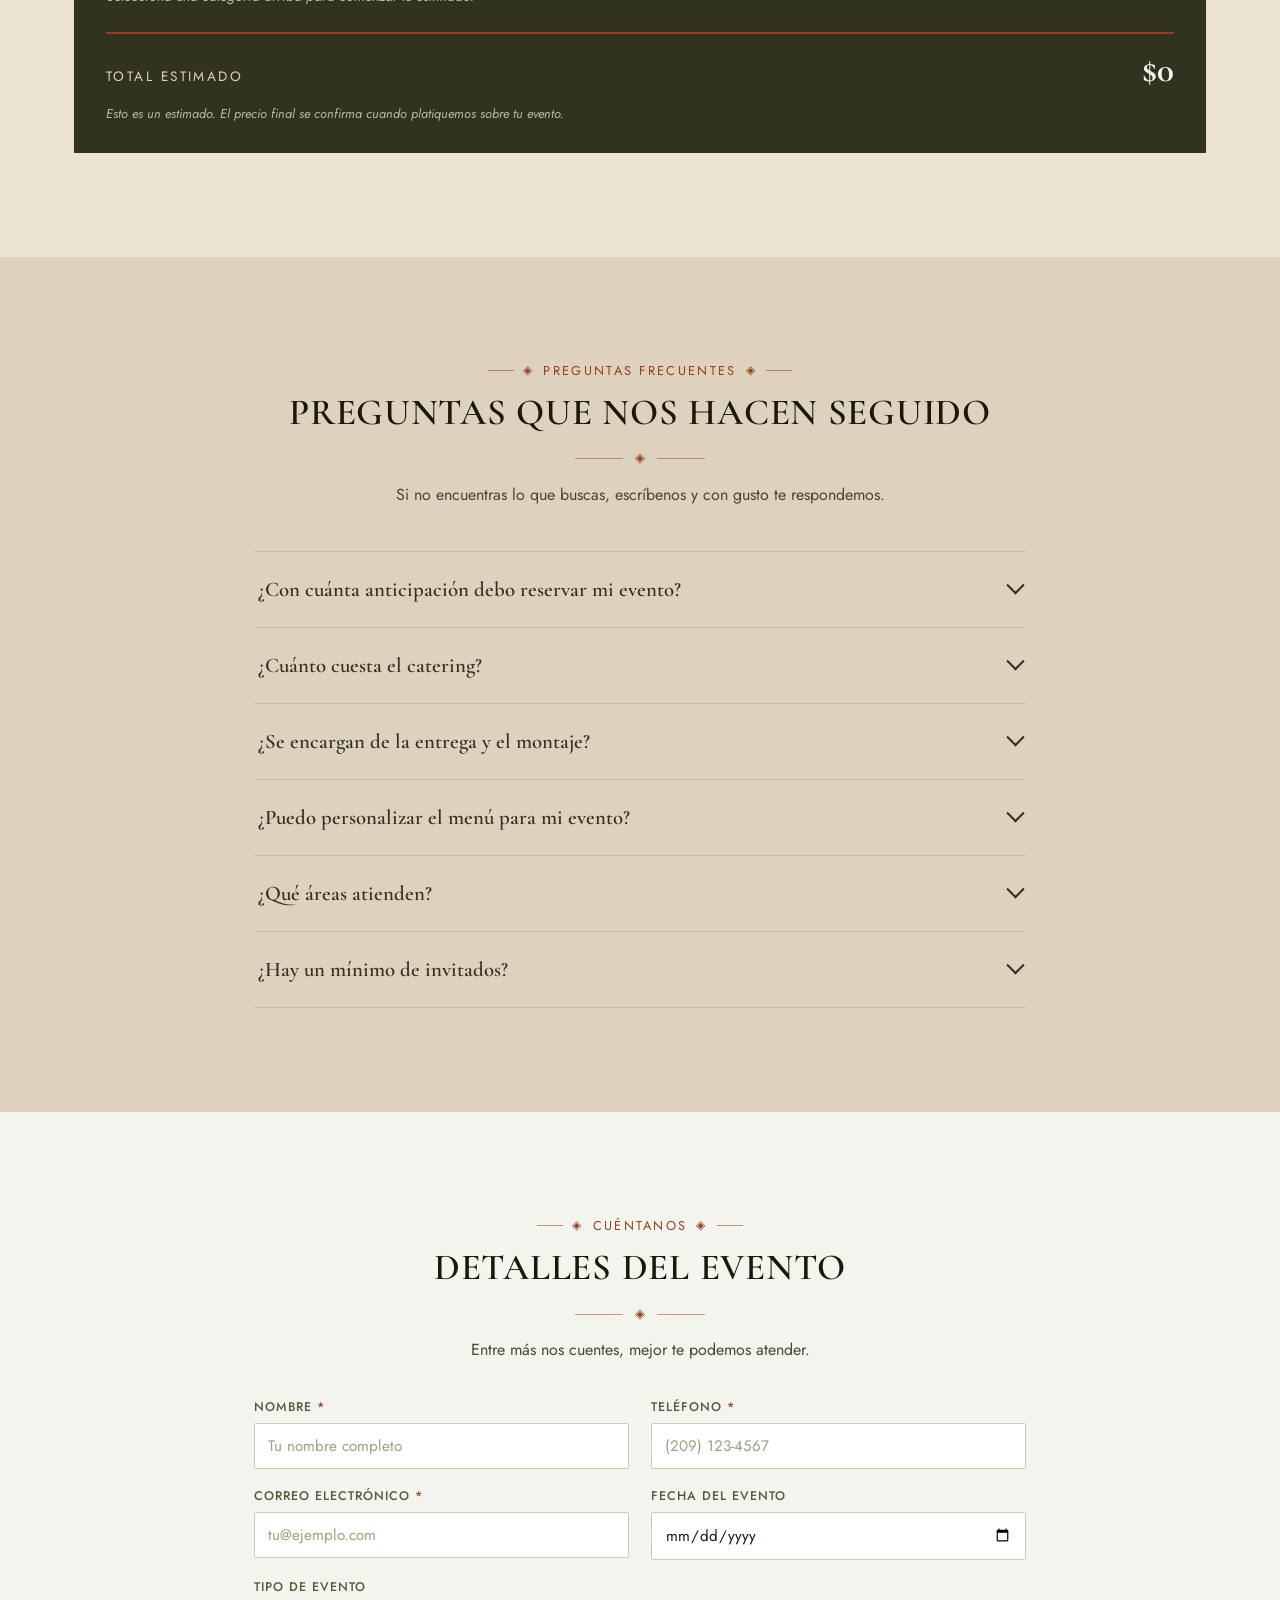
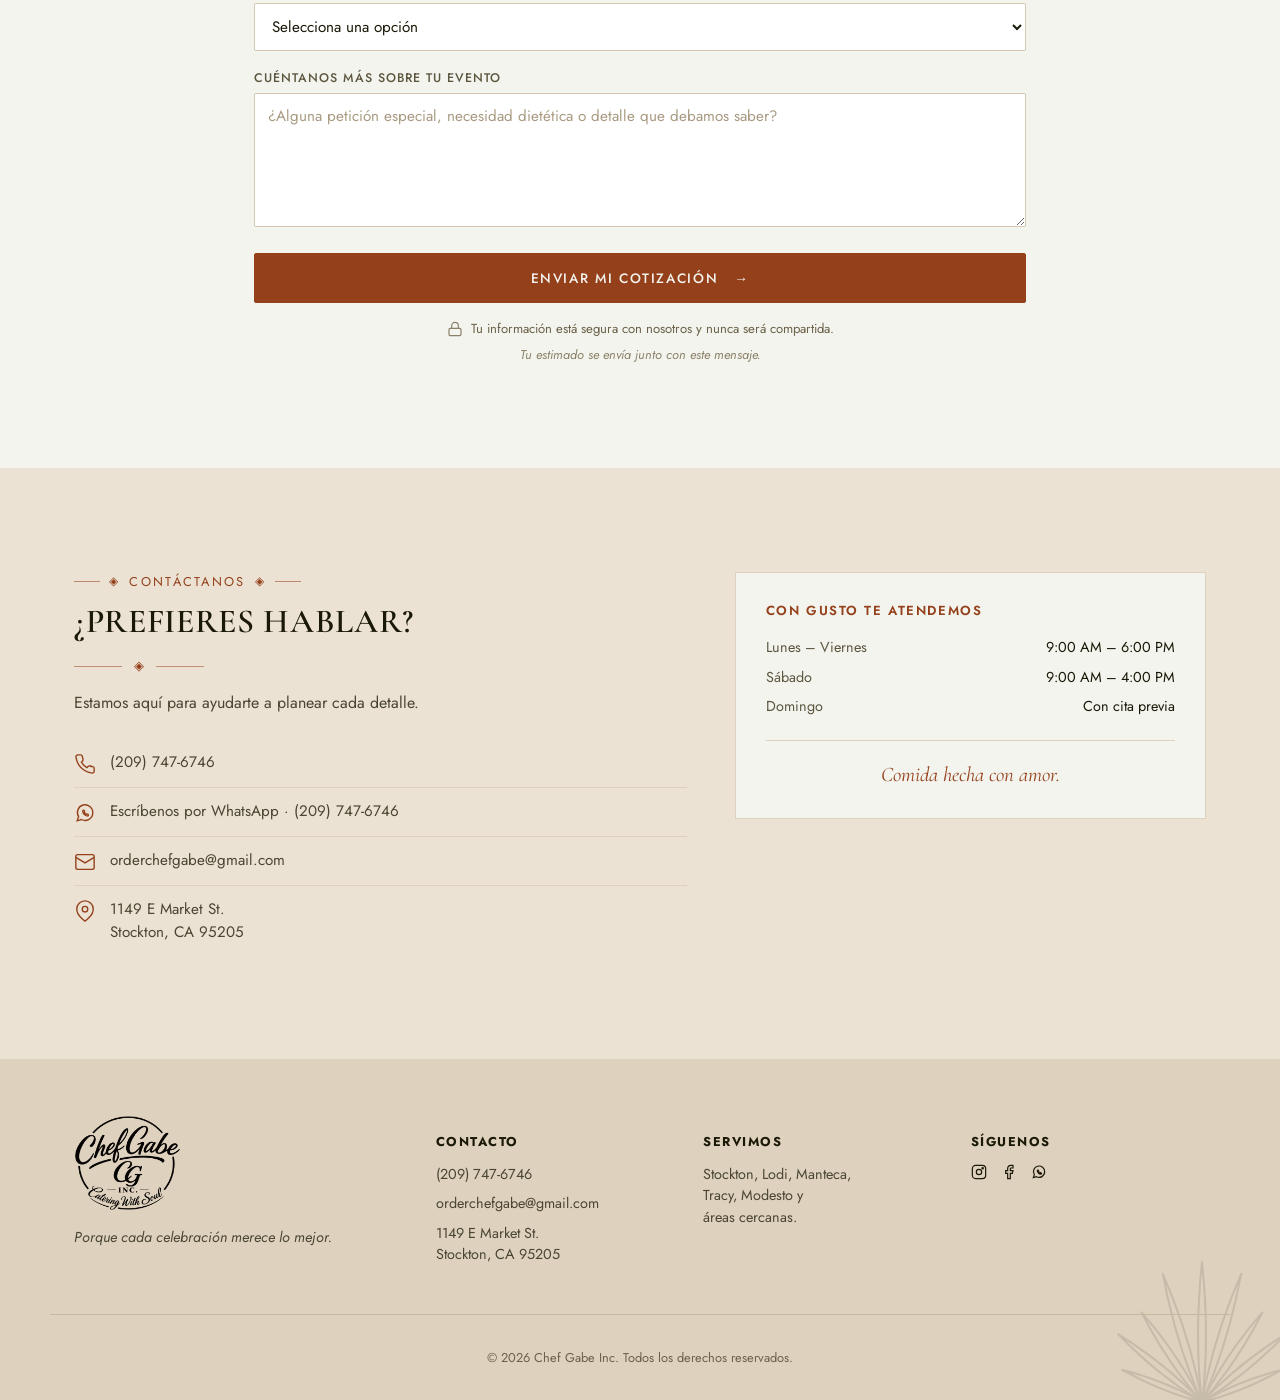
<file: contact.html>
<!DOCTYPE html>
<html lang="es">
<head>
<meta charset="UTF-8">
<meta name="viewport" content="width=device-width, initial-scale=1.0">
<title data-i18n="pageTitleContact">Cotización | Chef Gabe Catering — Stockton, CA</title>
<meta name="description" data-i18n-content="metaDescContact" content="Arma un estimado para tu evento y solicita tu cotización de catering mexicano. Bodas, quinceañeras, eventos corporativos y familiares en Stockton, CA.">
<link rel="preconnect" href="https://fonts.googleapis.com">
<link rel="preconnect" href="https://fonts.gstatic.com" crossorigin>
<link href="https://fonts.googleapis.com/css2?family=Pinyon+Script&family=Cormorant+Garamond:wght@500;600;700&family=Jost:wght@400;500;600&display=swap" rel="stylesheet">
<link rel="stylesheet" href="css/styles.css">
<!-- Google tag (gtag.js) -->
<script async src="https://www.googletagmanager.com/gtag/js?id=G-7L2VQ6KVE9"></script>
<script>
  window.dataLayer = window.dataLayer || [];
  function gtag(){dataLayer.push(arguments);}
  gtag('js', new Date());

  gtag('config', 'G-7L2VQ6KVE9');
</script>
</head>
<body>

<!-- Utility bar -->
<div class="utility-bar">
  <div class="container utility-inner">
    <div class="utility-left">
      <a class="phone-link" href="tel:12097476746">
        <svg class="icon-sm" viewBox="0 0 24 24" fill="none" stroke="currentColor" stroke-width="1.8"><path d="M22 16.92v3a2 2 0 0 1-2.18 2 19.79 19.79 0 0 1-8.63-3.07 19.5 19.5 0 0 1-6-6 19.79 19.79 0 0 1-3.07-8.67A2 2 0 0 1 4.11 2h3a2 2 0 0 1 2 1.72c.127.96.362 1.903.7 2.81a2 2 0 0 1-.45 2.11L8.09 9.91a16 16 0 0 0 6 6l1.27-1.27a2 2 0 0 1 2.11-.45c.907.338 1.85.573 2.81.7A2 2 0 0 1 22 16.92z"/></svg>
        (209) 747-6746
      </a>
      <div class="lang-toggle" role="group" data-i18n-aria-label="langToggleLabel" aria-label="Cambiar idioma">
        <button type="button" class="lang-btn is-active" data-lang="es" aria-pressed="true">ES</button>
        <span class="lang-sep" aria-hidden="true">/</span>
        <button type="button" class="lang-btn" data-lang="en" aria-pressed="false">EN</button>
      </div>
    </div>
    <div class="social-links">
      <a href="https://www.instagram.com/agave_banquetes/" target="_blank" rel="noopener" aria-label="Instagram"><svg class="icon-sm" viewBox="0 0 24 24" fill="none" stroke="currentColor" stroke-width="1.8"><rect x="2" y="2" width="20" height="20" rx="5"/><circle cx="12" cy="12" r="4"/><circle cx="17.5" cy="6.5" r="1"/></svg></a>
      <a href="https://www.facebook.com/profile.php?id=100064198117109" target="_blank" rel="noopener" aria-label="Facebook"><svg class="icon-sm" viewBox="0 0 24 24" fill="none" stroke="currentColor" stroke-width="1.8"><path d="M18 2h-3a5 5 0 0 0-5 5v3H7v4h3v8h4v-8h3l1-4h-4V7a1 1 0 0 1 1-1h3z"/></svg></a>
      <a href="https://wa.me/12097476746" target="_blank" rel="noopener" aria-label="WhatsApp"><svg class="icon-sm" viewBox="0 0 24 24" fill="none" stroke="currentColor" stroke-width="1.8"><path d="M20.5 11.7a8.4 8.4 0 0 1-12.4 7.4L3.5 20.5 5 15.9a8.4 8.4 0 1 1 15.5-4.2z"/><path d="M9.6 9.4c.1-.3.3-.4.5-.4h.6c.2 0 .3.1.4.3l.6 1.3c.1.2 0 .4-.1.5l-.4.4c.4.9 1.1 1.6 2 2l.4-.4c.1-.1.3-.2.5-.1l1.3.6c.2.1.3.2.3.4v.6c0 .3-.2.4-.4.5-1.6.6-4.5-1.2-5.4-3.3-.3-.8-.4-1.7-.3-2.4z"/></svg></a>
    </div>
  </div>
</div>

<!-- Page header -->
<header class="hero page-hero">
  <nav class="navbar">
    <div class="container navbar-inner">
      <a href="index.html" class="logo">
        <img src="images/logo-badge-light.png" data-i18n-alt="altLogo" alt="Chef Gabe Inc — Catering With Soul" class="logo-img">
      </a>
      <button class="nav-toggle" data-i18n-aria-label="navToggleLabel" aria-label="Abrir menú" aria-expanded="false">
        <span></span><span></span><span></span>
      </button>
      <ul class="nav-links">
        <li><a href="index.html" data-i18n="navHome">Inicio</a></li>
        <li><a href="our-food.html" data-i18n="navFood">Nuestra Comida</a></li>
        <li><a href="events.html" data-i18n="navEvents">Eventos</a></li>
        <li><a href="menus.html" data-i18n="navMenus">Menús</a></li>
        <li><a href="reviews.html" data-i18n="navReviews">Reseñas</a></li>
        <li><a href="about.html" data-i18n="navAbout">Nosotros</a></li>
        <li><a href="contact.html" class="active" data-i18n="navContact">Contacto</a></li>
      </ul>
      <a href="contact.html" class="btn btn-primary nav-cta" data-i18n="navQuote">Cotizar</a>
    </div>
  </nav>

  <div class="container page-hero-content">
    <p class="eyebrow"><span aria-hidden="true">◈</span> <span data-i18n="ctEyebrow">Planeemos Algo Increíble</span> <span aria-hidden="true">◈</span></p>
    <h1 data-i18n="ctTitle">Solicita Tu<br>Cotización</h1>
    <div class="divider-flourish light">◈</div>
    <p class="page-hero-copy" data-i18n="ctCopy">Arma un estimado en segundos con nuestra calculadora, o escríbenos y lo planeamos juntos.</p>
  </div>
</header>

<!-- Calculator -->
<section class="section calc-section" id="estimate">
  <div class="container">
    <p class="eyebrow center"><span aria-hidden="true">◈</span> <span data-i18n="calcEyebrow">Calculadora</span> <span aria-hidden="true">◈</span></p>
    <h2 class="section-title" data-i18n="calcTitle">Estima Tu Evento</h2>
    <div class="divider-flourish center-flourish">◈</div>
    <p class="section-lead" data-i18n="calcLead">Elige las categorías que te interesan y el número de invitados para cada una. Puedes usar un número distinto en cada categoría.</p>

    <noscript>
      <p class="calc-noscript">La calculadora necesita JavaScript. Puedes escribirnos directamente con los datos de tu evento y con gusto te preparamos el estimado.</p>
    </noscript>

    <div class="calc">
      <div class="calc-grid">

        <!-- Per-guest categories. Each keeps its own guest count. -->
        <div class="calc-card" data-kind="category" data-price="20" data-label-key="cat1Name">
          <label class="calc-toggle">
            <input type="checkbox" class="calc-check">
            <span class="calc-box" aria-hidden="true"></span>
            <span class="calc-text">
              <span class="calc-name" data-i18n="cat1Name">Comidas Mexicanas</span>
              <span class="calc-price" data-i18n="cat1Price">$20 / persona</span>
            </span>
          </label>
          <div class="calc-guests" hidden>
            <label for="g-cat1" data-i18n="calcGuestsLabel">Invitados</label>
            <input type="number" id="g-cat1" class="calc-guest-input" min="1" step="1" data-default="50" value="50" inputmode="numeric">
          </div>
        </div>

        <div class="calc-card" data-kind="category" data-price="20" data-label-key="cat2Name">
          <label class="calc-toggle">
            <input type="checkbox" class="calc-check">
            <span class="calc-box" aria-hidden="true"></span>
            <span class="calc-text">
              <span class="calc-name" data-i18n="cat2Name">Burrito Bowl + Pasta Italiana</span>
              <span class="calc-price" data-i18n="cat2Price">$20 / persona</span>
            </span>
          </label>
          <div class="calc-guests" hidden>
            <label for="g-cat2" data-i18n="calcGuestsLabel">Invitados</label>
            <input type="number" id="g-cat2" class="calc-guest-input" min="1" step="1" data-default="50" value="50" inputmode="numeric">
          </div>
        </div>

        <div class="calc-card" data-kind="category" data-price="18" data-label-key="cat3Name">
          <label class="calc-toggle">
            <input type="checkbox" class="calc-check">
            <span class="calc-box" aria-hidden="true"></span>
            <span class="calc-text">
              <span class="calc-name" data-i18n="cat3Name">Desayunos Americanos Clásicos</span>
              <span class="calc-price" data-i18n="cat3Price">$18 / persona</span>
            </span>
          </label>
          <div class="calc-guests" hidden>
            <label for="g-cat3" data-i18n="calcGuestsLabel">Invitados</label>
            <input type="number" id="g-cat3" class="calc-guest-input" min="1" step="1" data-default="50" value="50" inputmode="numeric">
          </div>
        </div>

        <div class="calc-card" data-kind="category" data-price="20" data-label-key="cat4Name">
          <label class="calc-toggle">
            <input type="checkbox" class="calc-check">
            <span class="calc-box" aria-hidden="true"></span>
            <span class="calc-text">
              <span class="calc-name" data-i18n="cat4Name">Sopas y Caldos</span>
              <span class="calc-price" data-i18n="cat4Price">$20 / persona</span>
            </span>
          </label>
          <div class="calc-guests" hidden>
            <label for="g-cat4" data-i18n="calcGuestsLabel">Invitados</label>
            <input type="number" id="g-cat4" class="calc-guest-input" min="1" step="1" data-default="50" value="50" inputmode="numeric">
          </div>
        </div>

        <div class="calc-card" data-kind="category" data-price="28" data-label-key="cat5Name">
          <label class="calc-toggle">
            <input type="checkbox" class="calc-check">
            <span class="calc-box" aria-hidden="true"></span>
            <span class="calc-text">
              <span class="calc-name" data-i18n="cat5Name">Cenas Premium</span>
              <span class="calc-price" data-i18n="cat5Price">$28 / persona</span>
            </span>
          </label>
          <div class="calc-guests" hidden>
            <label for="g-cat5" data-i18n="calcGuestsLabel">Invitados</label>
            <input type="number" id="g-cat5" class="calc-guest-input" min="1" step="1" data-default="50" value="50" inputmode="numeric">
          </div>
        </div>

        <div class="calc-card" data-kind="category" data-price="18" data-label-key="cat6Name">
          <label class="calc-toggle">
            <input type="checkbox" class="calc-check">
            <span class="calc-box" aria-hidden="true"></span>
            <span class="calc-text">
              <span class="calc-name" data-i18n="cat6Name">Desayunos Mexicanos</span>
              <span class="calc-price" data-i18n="cat6Price">$18 / persona</span>
            </span>
          </label>
          <div class="calc-guests" hidden>
            <label for="g-cat6" data-i18n="calcGuestsLabel">Invitados</label>
            <input type="number" id="g-cat6" class="calc-guest-input" min="1" step="1" data-default="50" value="50" inputmode="numeric">
          </div>
        </div>

        <div class="calc-card" data-kind="category" data-price="6" data-label-key="cat7Name">
          <label class="calc-toggle">
            <input type="checkbox" class="calc-check">
            <span class="calc-box" aria-hidden="true"></span>
            <span class="calc-text">
              <span class="calc-name" data-i18n="cat7Name">Postres</span>
              <span class="calc-price" data-i18n="cat7Price">$6 / persona</span>
            </span>
          </label>
          <div class="calc-guests" hidden>
            <label for="g-cat7" data-i18n="calcGuestsLabel">Invitados</label>
            <input type="number" id="g-cat7" class="calc-guest-input" min="1" step="1" data-default="50" value="50" inputmode="numeric">
          </div>
        </div>

      </div>

      <!-- Flat-fee add-ons: quantity, not guest count -->
      <h3 class="calc-subhead" data-i18n="calcAddonsTitle">Extras</h3>
      <div class="calc-addons">
        <div class="calc-card calc-card-addon" data-kind="addon" data-price="85" data-label-key="mnWatersName">
          <span class="calc-text">
            <span class="calc-name" data-i18n="mnWatersName">Aguas Frescas</span>
            <span class="calc-price">$85 <span data-i18n="calcWatersUnit">por 5 galones</span></span>
          </span>
          <span class="calc-qty">
            <label for="q-waters" data-i18n="calcQtyLabel">Cantidad</label>
            <input type="number" id="q-waters" class="calc-qty-input" min="0" step="1" value="0" inputmode="numeric">
          </span>
        </div>

        <div class="calc-card calc-card-addon" data-kind="addon" data-price="95" data-label-key="mnFruitName">
          <span class="calc-text">
            <span class="calc-name" data-i18n="mnFruitName">Charola de Fruta de Temporada</span>
            <span class="calc-price">$95 <span data-i18n="calcFruitUnit">por charola</span></span>
          </span>
          <span class="calc-qty">
            <label for="q-fruit" data-i18n="calcQtyLabel">Cantidad</label>
            <input type="number" id="q-fruit" class="calc-qty-input" min="0" step="1" value="0" inputmode="numeric">
          </span>
        </div>
      </div>

      <!-- Flat service fee. Not optional: it is added to every estimate
           that has at least one line, so it is shown as information
           rather than a control. -->
      <h3 class="calc-subhead" data-i18n="calcServiceTitle">Servicio</h3>
      <div class="calc-card calc-card-service" id="calc-delivery" data-price="150">
        <span class="calc-text">
          <span class="calc-name" data-i18n="calcDeliveryLabel">Servicio de Entrega, Montaje y Equipo</span>
          <span class="calc-included" data-i18n="calcDeliveryIncluded">Se incluye en todos los estimados.</span>
        </span>
        <span class="calc-price calc-price-fixed">$150</span>
      </div>

      <!-- Running total -->
      <div class="calc-summary" aria-live="polite">
        <h3 class="calc-summary-title" data-i18n="calcSummaryTitle">Tu Estimado</h3>
        <div id="calc-summary-list" class="calc-summary-list"></div>
        <div class="calc-total-row">
          <span class="calc-total-label" data-i18n="calcTotalLabel">Total Estimado</span>
          <span class="calc-total-value" id="calc-total">$0</span>
        </div>
        <p class="calc-note" id="calc-note" data-i18n="calcNote">Esto es un estimado. El precio final se confirma cuando platiquemos sobre tu evento.</p>
      </div>
    </div>
  </div>
</section>

<!-- FAQ. Panels are hidden in the markup, so with JavaScript off every
     answer is still in the DOM for search engines and Ctrl+F — same
     contract as the menus.html accordion. -->
<section class="section faq-section" id="faq">
  <div class="container faq-container">
    <p class="eyebrow center"><span aria-hidden="true">◈</span> <span data-i18n="faqEyebrow">Preguntas Frecuentes</span> <span aria-hidden="true">◈</span></p>
    <h2 class="section-title" data-i18n="faqTitle">Preguntas Que Nos Hacen Seguido</h2>
    <div class="divider-flourish center-flourish">◈</div>
    <p class="section-lead" data-i18n="faqLead">Si no encuentras lo que buscas, escríbenos y con gusto te respondemos.</p>

    <div class="faq-accordion">

      <section class="acc-item">
        <h3 class="acc-header">
          <button type="button" class="acc-trigger" id="trigger-faq1" aria-controls="panel-faq1" aria-expanded="false">
            <span class="faq-q" data-i18n="faqQ1">¿Con cuánta anticipación debo reservar mi evento?</span>
            <span class="acc-chevron" aria-hidden="true"></span>
          </button>
        </h3>
        <div class="acc-panel" id="panel-faq1" role="region" aria-labelledby="trigger-faq1" hidden>
          <p class="faq-a" data-i18n="faqA1">Te recomendamos contactarnos lo antes posible, sobre todo para bodas y quinceañeras de fin de semana en temporada alta. Aun así, escríbenos aunque tu evento sea pronto y haremos todo lo posible por atenderte.</p>
        </div>
      </section>

      <section class="acc-item">
        <h3 class="acc-header">
          <button type="button" class="acc-trigger" id="trigger-faq2" aria-controls="panel-faq2" aria-expanded="false">
            <span class="faq-q" data-i18n="faqQ2">¿Cuánto cuesta el catering?</span>
            <span class="acc-chevron" aria-hidden="true"></span>
          </button>
        </h3>
        <div class="acc-panel" id="panel-faq2" role="region" aria-labelledby="trigger-faq2" hidden>
          <p class="faq-a" data-i18n="faqA2">El precio depende de las categorías del menú y del número de invitados que elijas. Consulta nuestra página de Menús para ver los precios por persona, o usa nuestra calculadora de cotización para armar un estimado personalizado al instante.</p>
        </div>
      </section>

      <section class="acc-item">
        <h3 class="acc-header">
          <button type="button" class="acc-trigger" id="trigger-faq3" aria-controls="panel-faq3" aria-expanded="false">
            <span class="faq-q" data-i18n="faqQ3">¿Se encargan de la entrega y el montaje?</span>
            <span class="acc-chevron" aria-hidden="true"></span>
          </button>
        </h3>
        <div class="acc-panel" id="panel-faq3" role="region" aria-labelledby="trigger-faq3" hidden>
          <p class="faq-a" data-i18n="faqA3">Sí. Nuestro Servicio de Entrega, Montaje y Equipo incluye la entrega de la comida, el montaje del bufet y la recolección de utensilios y equipo al finalizar.</p>
        </div>
      </section>

      <section class="acc-item">
        <h3 class="acc-header">
          <button type="button" class="acc-trigger" id="trigger-faq4" aria-controls="panel-faq4" aria-expanded="false">
            <span class="faq-q" data-i18n="faqQ4">¿Puedo personalizar el menú para mi evento?</span>
            <span class="acc-chevron" aria-hidden="true"></span>
          </button>
        </h3>
        <div class="acc-panel" id="panel-faq4" role="region" aria-labelledby="trigger-faq4" hidden>
          <p class="faq-a" data-i18n="faqA4">Claro que sí. Ofrecemos opciones de bufet armado a tu gusto, donde puedes elegir platillos fuertes, ensaladas, salsas y guarniciones para crear un menú personalizado para tu celebración.</p>
        </div>
      </section>

      <section class="acc-item">
        <h3 class="acc-header">
          <button type="button" class="acc-trigger" id="trigger-faq5" aria-controls="panel-faq5" aria-expanded="false">
            <span class="faq-q" data-i18n="faqQ5">¿Qué áreas atienden?</span>
            <span class="acc-chevron" aria-hidden="true"></span>
          </button>
        </h3>
        <div class="acc-panel" id="panel-faq5" role="region" aria-labelledby="trigger-faq5" hidden>
          <p class="faq-a" data-i18n="faqA5">Con mucho gusto servimos en Stockton, Lodi, Manteca, Tracy, Modesto y el resto del Valle Central.</p>
        </div>
      </section>

      <section class="acc-item">
        <h3 class="acc-header">
          <button type="button" class="acc-trigger" id="trigger-faq6" aria-controls="panel-faq6" aria-expanded="false">
            <span class="faq-q" data-i18n="faqQ6">¿Hay un mínimo de invitados?</span>
            <span class="acc-chevron" aria-hidden="true"></span>
          </button>
        </h3>
        <div class="acc-panel" id="panel-faq6" role="region" aria-labelledby="trigger-faq6" hidden>
          <p class="faq-a" data-i18n="faqA6">El mínimo puede variar según el evento y el menú. Escríbenos y con gusto te decimos exactamente qué funciona para tu celebración.</p>
        </div>
      </section>
    </div>
  </div>
</section>

<!-- Contact form -->
<section class="section form-section" id="quote">
  <div class="container form-container">
    <p class="eyebrow center"><span aria-hidden="true">◈</span> <span data-i18n="formEyebrow">Cuéntanos</span> <span aria-hidden="true">◈</span></p>
    <h2 class="section-title" data-i18n="formTitle">Detalles del Evento</h2>
    <div class="divider-flourish center-flourish">◈</div>
    <p class="section-lead" data-i18n="formLead">Entre más nos cuentes, mejor te podemos atender.</p>

    <!-- Netlify Forms: name + data-netlify on the form, a matching
         form-name hidden input, and a honeypot named by
         data-netlify-honeypot. All of it is static markup so Netlify's
         post-processing can find the form when the site deploys. -->
    <form
      name="quote-request"
      method="POST"
      data-netlify="true"
      data-netlify-honeypot="bot-field"
      class="quote-form">

      <input type="hidden" name="form-name" value="quote-request">

      <p class="hp-field" aria-hidden="true">
        <label>Do not fill this out if you are human: <input name="bot-field" tabindex="-1" autocomplete="off"></label>
      </p>

      <div class="form-grid">
        <p class="field">
          <label for="f-name"><span data-i18n="formName">Nombre</span> <span class="req" aria-hidden="true">*</span></label>
          <input type="text" id="f-name" name="name" required autocomplete="name" data-i18n-placeholder="formNamePh" placeholder="Tu nombre completo">
        </p>
        <p class="field">
          <label for="f-phone"><span data-i18n="formPhone">Teléfono</span> <span class="req" aria-hidden="true">*</span></label>
          <input type="tel" id="f-phone" name="phone" required autocomplete="tel" data-i18n-placeholder="formPhonePh" placeholder="(209) 123-4567">
        </p>
        <p class="field">
          <label for="f-email"><span data-i18n="formEmail">Correo electrónico</span> <span class="req" aria-hidden="true">*</span></label>
          <input type="email" id="f-email" name="email" required autocomplete="email" data-i18n-placeholder="formEmailPh" placeholder="tu@ejemplo.com">
        </p>
        <p class="field">
          <label for="f-date" data-i18n="formDate">Fecha del evento</label>
          <input type="date" id="f-date" name="event-date">
        </p>
        <p class="field field-full">
          <label for="f-type" data-i18n="formType">Tipo de evento</label>
          <select id="f-type" name="event-type">
            <option value="" data-i18n="formTypePh">Selecciona una opción</option>
            <option value="wedding" data-i18n="formTypeWedding">Boda</option>
            <option value="quinceanera" data-i18n="formTypeQuince">Quinceañera</option>
            <option value="corporate" data-i18n="formTypeCorporate">Corporativo</option>
            <option value="family" data-i18n="formTypeFamily">Familiar / Privado</option>
            <option value="other" data-i18n="formTypeOther">Otro</option>
          </select>
        </p>
        <p class="field field-full">
          <label for="f-message" data-i18n="formMessage">Cuéntanos más sobre tu evento</label>
          <textarea id="f-message" name="message" rows="5" data-i18n-placeholder="formMessagePh" placeholder="¿Alguna petición especial, necesidad dietética o detalle que debamos saber?"></textarea>
        </p>
      </div>

      <!-- Filled by calculator.js so the itemised breakdown travels with
           the submission. Hidden, but a real named field, so Netlify
           captures it. -->
      <textarea id="estimate-summary" name="estimate-summary" hidden></textarea>

      <!-- Machine-readable twin of the summary above, filled by the same
           render pass in calculator.js. line-items-json holds the itemised
           breakdown as a JSON array and estimate-total the grand total as a
           bare number, so the quote can be loaded into the admin dashboard
           without re-parsing the human-readable text. -->
      <input type="hidden" id="line-items-json" name="line_items_json" value="">
      <input type="hidden" id="estimate-total" name="estimate_total" value="">

      <button type="submit" class="btn btn-primary form-submit"><span data-i18n="formSubmit">Enviar Mi Cotización</span> <span aria-hidden="true">→</span></button>

      <p class="form-privacy">
        <svg class="icon-sm" viewBox="0 0 24 24" fill="none" stroke="currentColor" stroke-width="1.8" aria-hidden="true"><rect x="3" y="11" width="18" height="11" rx="2"/><path d="M7 11V7a5 5 0 0 1 10 0v4"/></svg>
        <span data-i18n="formPrivacy">Tu información está segura con nosotros y nunca será compartida.</span>
      </p>
      <p class="form-estimate-note" data-i18n="formEstimateNote">Tu estimado se envía junto con este mensaje.</p>
    </form>
  </div>
</section>

<!-- Direct contact -->
<section class="section talk-section" id="reach-us">
  <div class="container talk-grid">
    <div class="talk-copy">
      <p class="eyebrow"><span aria-hidden="true">◈</span> <span data-i18n="talkEyebrow">Contáctanos</span> <span aria-hidden="true">◈</span></p>
      <h2 data-i18n="talkTitle">¿Prefieres Hablar?</h2>
      <div class="divider-flourish">◈</div>
      <p class="talk-lead" data-i18n="talkLead">Estamos aquí para ayudarte a planear cada detalle.</p>

      <ul class="talk-list">
        <li>
          <svg class="icon" viewBox="0 0 24 24" fill="none" stroke="currentColor" stroke-width="1.5" aria-hidden="true"><path d="M22 16.92v3a2 2 0 0 1-2.18 2 19.79 19.79 0 0 1-8.63-3.07 19.5 19.5 0 0 1-6-6 19.79 19.79 0 0 1-3.07-8.67A2 2 0 0 1 4.11 2h3a2 2 0 0 1 2 1.72c.127.96.362 1.903.7 2.81a2 2 0 0 1-.45 2.11L8.09 9.91a16 16 0 0 0 6 6l1.27-1.27a2 2 0 0 1 2.11-.45c.907.338 1.85.573 2.81.7A2 2 0 0 1 22 16.92z"/></svg>
          <a href="tel:12097476746">(209) 747-6746</a>
        </li>
        <li>
          <svg class="icon" viewBox="0 0 24 24" fill="none" stroke="currentColor" stroke-width="1.5" aria-hidden="true"><path d="M20.5 11.7a8.4 8.4 0 0 1-12.4 7.4L3.5 20.5 5 15.9a8.4 8.4 0 1 1 15.5-4.2z"/><path d="M9.6 9.4c.1-.3.3-.4.5-.4h.6c.2 0 .3.1.4.3l.6 1.3c.1.2 0 .4-.1.5l-.4.4c.4.9 1.1 1.6 2 2l.4-.4c.1-.1.3-.2.5-.1l1.3.6c.2.1.3.2.3.4v.6c0 .3-.2.4-.4.5-1.6.6-4.5-1.2-5.4-3.3-.3-.8-.4-1.7-.3-2.4z"/></svg>
          <a href="https://wa.me/12097476746" target="_blank" rel="noopener"><span data-i18n="talkWhatsapp">Escríbenos por WhatsApp</span> · (209) 747-6746</a>
        </li>
        <li>
          <svg class="icon" viewBox="0 0 24 24" fill="none" stroke="currentColor" stroke-width="1.5" aria-hidden="true"><rect x="2" y="4" width="20" height="16" rx="2"/><path d="m2 7 10 6 10-6"/></svg>
          <a href="mailto:orderchefgabe@gmail.com">orderchefgabe@gmail.com</a>
        </li>
        <li>
          <svg class="icon" viewBox="0 0 24 24" fill="none" stroke="currentColor" stroke-width="1.5" aria-hidden="true"><path d="M21 10c0 7-9 13-9 13s-9-6-9-13a9 9 0 0 1 18 0z"/><circle cx="12" cy="10" r="3"/></svg>
          <span>1149 E Market St.<br>Stockton, CA 95205</span>
        </li>
      </ul>
    </div>

    <div class="talk-hours">
      <h3 data-i18n="hoursTitle">Con Gusto Te Atendemos</h3>
      <dl class="hours-list">
        <dt data-i18n="hoursWeekday">Lunes – Viernes</dt><dd>9:00 AM – 6:00 PM</dd>
        <dt data-i18n="hoursSat">Sábado</dt><dd>9:00 AM – 4:00 PM</dd>
        <dt data-i18n="hoursSun">Domingo</dt><dd data-i18n="hoursSunValue">Con cita previa</dd>
      </dl>
      <p class="talk-signature" data-i18n="talkSignature">Comida hecha con amor.</p>
    </div>
  </div>
</section>

<!-- Footer -->
<footer class="site-footer">
  <div class="container footer-grid">
    <div class="footer-brand">
      <img src="images/logo-badge-dark.png" data-i18n-alt="altLogo" alt="Chef Gabe Inc — Catering With Soul" class="footer-logo-img">
      <p class="footer-quote" data-i18n="footerQuote">Porque cada celebración merece lo mejor.</p>
    </div>
    <div class="footer-col">
      <h4 data-i18n="footerContact">Contacto</h4>
      <p><a href="tel:12097476746">(209) 747-6746</a></p>
      <p><a href="mailto:orderchefgabe@gmail.com">orderchefgabe@gmail.com</a></p>
      <p>1149 E Market St.<br>Stockton, CA 95205</p>
    </div>
    <div class="footer-col">
      <h4 data-i18n="footerServing">Servimos</h4>
      <p data-i18n="footerServingCopy">Stockton, Lodi, Manteca,<br>Tracy, Modesto y<br>áreas cercanas.</p>
    </div>
    <div class="footer-col">
      <h4 data-i18n="footerFollow">Síguenos</h4>
      <div class="social-links">
        <a href="https://www.instagram.com/agave_banquetes/" target="_blank" rel="noopener" aria-label="Instagram"><svg class="icon-sm" viewBox="0 0 24 24" fill="none" stroke="currentColor" stroke-width="1.8"><rect x="2" y="2" width="20" height="20" rx="5"/><circle cx="12" cy="12" r="4"/><circle cx="17.5" cy="6.5" r="1"/></svg></a>
        <a href="https://www.facebook.com/profile.php?id=100064198117109" target="_blank" rel="noopener" aria-label="Facebook"><svg class="icon-sm" viewBox="0 0 24 24" fill="none" stroke="currentColor" stroke-width="1.8"><path d="M18 2h-3a5 5 0 0 0-5 5v3H7v4h3v8h4v-8h3l1-4h-4V7a1 1 0 0 1 1-1h3z"/></svg></a>
      <a href="https://wa.me/12097476746" target="_blank" rel="noopener" aria-label="WhatsApp"><svg class="icon-sm" viewBox="0 0 24 24" fill="none" stroke="currentColor" stroke-width="1.8"><path d="M20.5 11.7a8.4 8.4 0 0 1-12.4 7.4L3.5 20.5 5 15.9a8.4 8.4 0 1 1 15.5-4.2z"/><path d="M9.6 9.4c.1-.3.3-.4.5-.4h.6c.2 0 .3.1.4.3l.6 1.3c.1.2 0 .4-.1.5l-.4.4c.4.9 1.1 1.6 2 2l.4-.4c.1-.1.3-.2.5-.1l1.3.6c.2.1.3.2.3.4v.6c0 .3-.2.4-.4.5-1.6.6-4.5-1.2-5.4-3.3-.3-.8-.4-1.7-.3-2.4z"/></svg></a>
      </div>
    </div>
  </div>
  <div class="container footer-bottom">
    <p><span aria-hidden="true">©</span> <span id="year"></span> <span data-i18n="footerRights">Chef Gabe Inc. Todos los derechos reservados.</span></p>
  </div>

  <svg class="footer-agave" viewBox="0 0 200 164" fill="none" stroke="currentColor"
       stroke-width="2" stroke-linejoin="round" stroke-linecap="round"
       aria-hidden="true" focusable="false">
    <path d="M100 152 Q94 112 100 66 Q106 112 100 152 Z" transform="rotate(-68 100 152)"/>
    <path d="M100 152 Q93 100 100 44 Q107 100 100 152 Z" transform="rotate(-51 100 152)"/>
    <path d="M100 152 Q93 100 100 44 Q107 100 100 152 Z" transform="rotate(-34 100 152)"/>
    <path d="M100 152 Q92 88 100 18 Q108 88 100 152 Z" transform="rotate(-17 100 152)"/>
    <path d="M100 152 Q92 88 100 12 Q108 88 100 152 Z"/>
    <path d="M100 152 Q92 88 100 18 Q108 88 100 152 Z" transform="rotate(17 100 152)"/>
    <path d="M100 152 Q93 100 100 44 Q107 100 100 152 Z" transform="rotate(34 100 152)"/>
    <path d="M100 152 Q93 100 100 44 Q107 100 100 152 Z" transform="rotate(51 100 152)"/>
    <path d="M100 152 Q94 112 100 66 Q106 112 100 152 Z" transform="rotate(68 100 152)"/>
    <path d="M78 154 Q100 146 122 154" stroke-width="1.6"/>
  </svg>
</footer>

<script src="js/translations.js"></script>
<script src="js/i18n.js"></script>
<script src="js/faq-schema.js"></script>
<script src="js/calculator.js"></script>
<script src="js/script.js"></script>
</body>
</html>
</file>
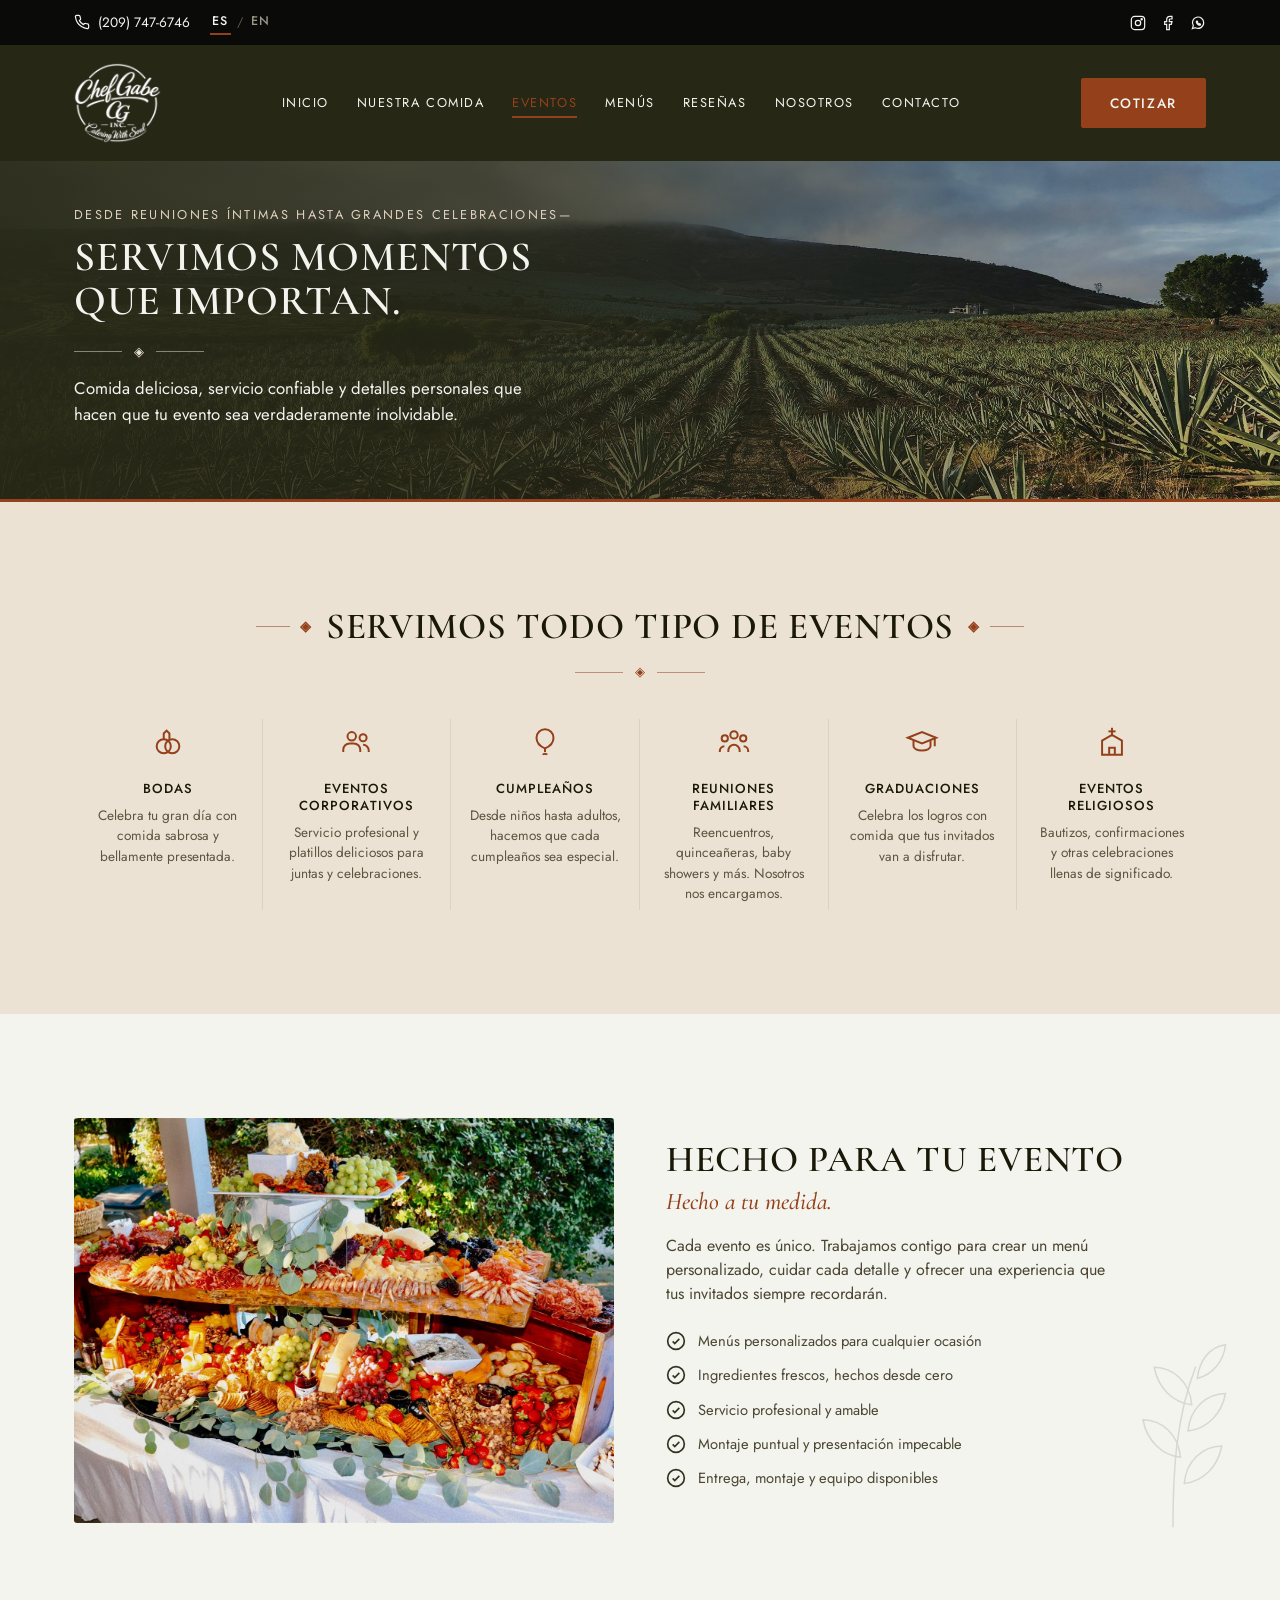
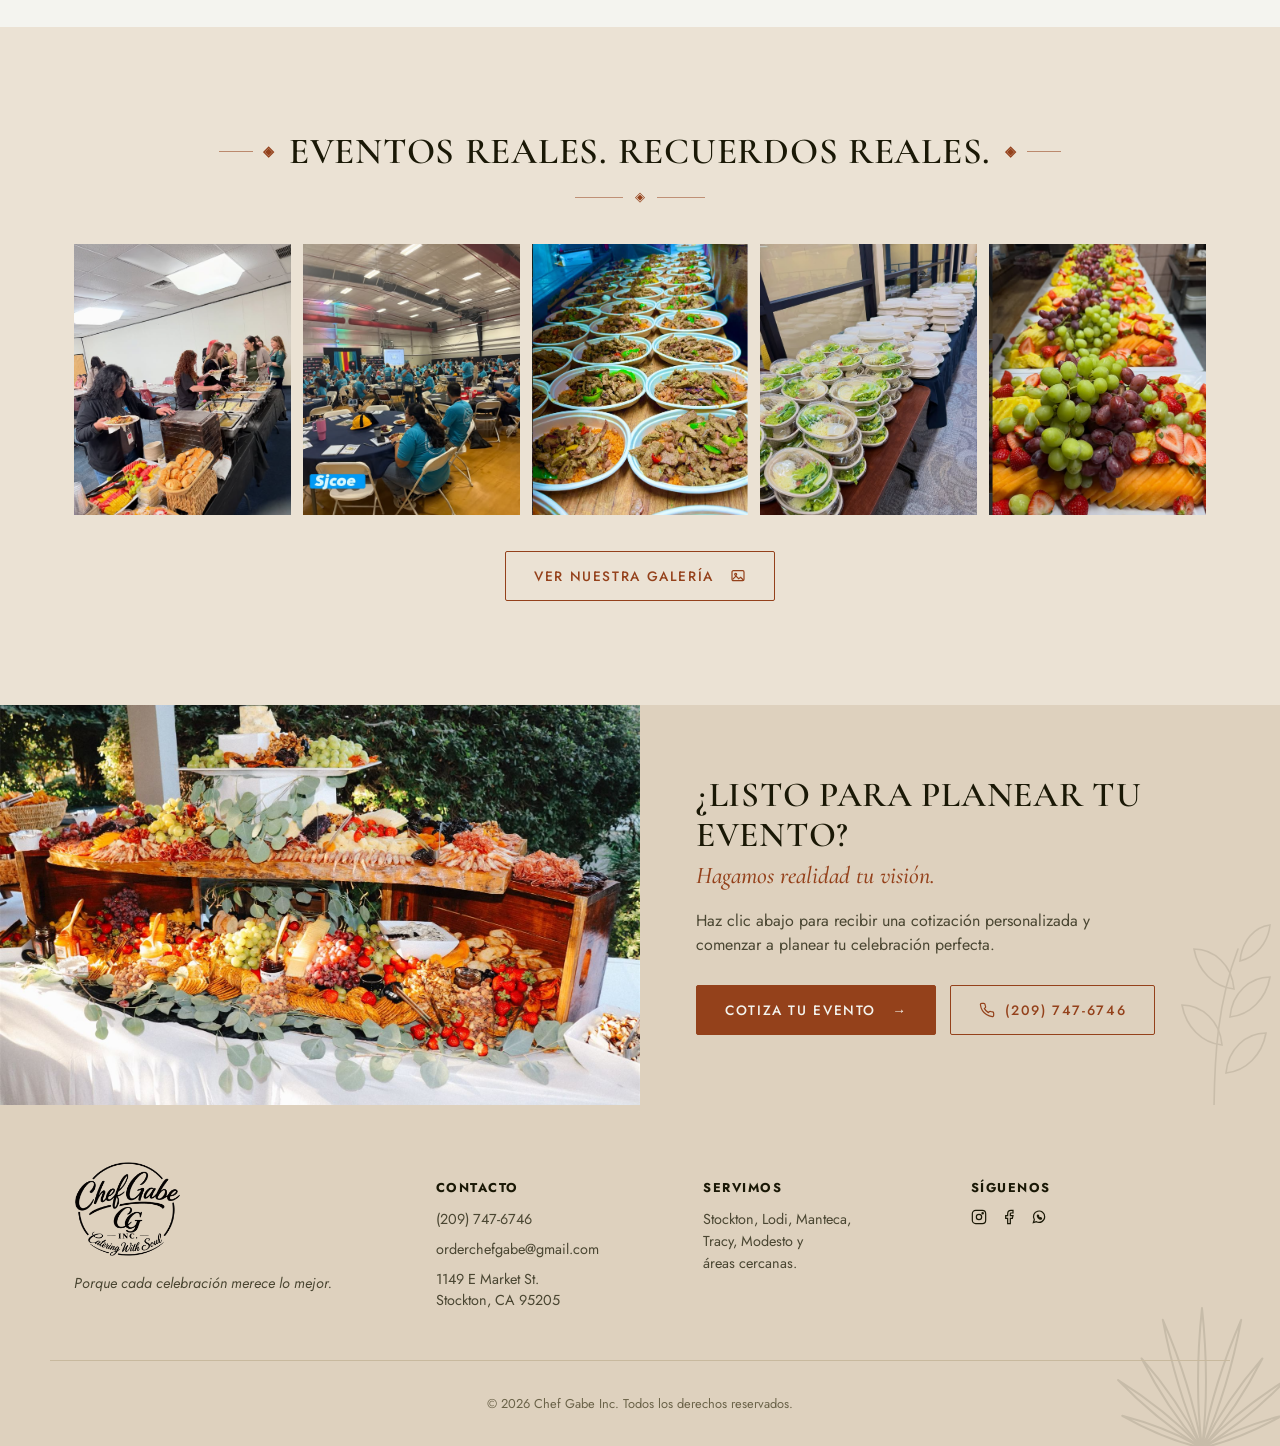
<file: events.html>
<!DOCTYPE html>
<html lang="es">
<head>
<meta charset="UTF-8">
<meta name="viewport" content="width=device-width, initial-scale=1.0">
<title data-i18n="pageTitleEvents">Eventos | Chef Gabe Catering — Stockton, CA</title>
<meta name="description" data-i18n-content="metaDescEvents" content="Catering para bodas, eventos corporativos, cumpleaños, reuniones familiares, graduaciones y eventos religiosos en Stockton, CA.">
<link rel="preconnect" href="https://fonts.googleapis.com">
<link rel="preconnect" href="https://fonts.gstatic.com" crossorigin>
<link href="https://fonts.googleapis.com/css2?family=Pinyon+Script&family=Cormorant+Garamond:wght@500;600;700&family=Jost:wght@400;500;600&display=swap" rel="stylesheet">
<link rel="stylesheet" href="css/styles.css">
<!-- Google tag (gtag.js) -->
<script async src="https://www.googletagmanager.com/gtag/js?id=G-7L2VQ6KVE9"></script>
<script>
  window.dataLayer = window.dataLayer || [];
  function gtag(){dataLayer.push(arguments);}
  gtag('js', new Date());

  gtag('config', 'G-7L2VQ6KVE9');
</script>
</head>
<body>

<!-- Utility bar -->
<div class="utility-bar">
  <div class="container utility-inner">
    <div class="utility-left">
      <a class="phone-link" href="tel:12097476746">
        <svg class="icon-sm" viewBox="0 0 24 24" fill="none" stroke="currentColor" stroke-width="1.8"><path d="M22 16.92v3a2 2 0 0 1-2.18 2 19.79 19.79 0 0 1-8.63-3.07 19.5 19.5 0 0 1-6-6 19.79 19.79 0 0 1-3.07-8.67A2 2 0 0 1 4.11 2h3a2 2 0 0 1 2 1.72c.127.96.362 1.903.7 2.81a2 2 0 0 1-.45 2.11L8.09 9.91a16 16 0 0 0 6 6l1.27-1.27a2 2 0 0 1 2.11-.45c.907.338 1.85.573 2.81.7A2 2 0 0 1 22 16.92z"/></svg>
        (209) 747-6746
      </a>
      <div class="lang-toggle" role="group" data-i18n-aria-label="langToggleLabel" aria-label="Cambiar idioma">
        <button type="button" class="lang-btn is-active" data-lang="es" aria-pressed="true">ES</button>
        <span class="lang-sep" aria-hidden="true">/</span>
        <button type="button" class="lang-btn" data-lang="en" aria-pressed="false">EN</button>
      </div>
    </div>
    <div class="social-links">
      <a href="https://www.instagram.com/agave_banquetes/" target="_blank" rel="noopener" aria-label="Instagram"><svg class="icon-sm" viewBox="0 0 24 24" fill="none" stroke="currentColor" stroke-width="1.8"><rect x="2" y="2" width="20" height="20" rx="5"/><circle cx="12" cy="12" r="4"/><circle cx="17.5" cy="6.5" r="1"/></svg></a>
      <a href="https://www.facebook.com/profile.php?id=100064198117109" target="_blank" rel="noopener" aria-label="Facebook"><svg class="icon-sm" viewBox="0 0 24 24" fill="none" stroke="currentColor" stroke-width="1.8"><path d="M18 2h-3a5 5 0 0 0-5 5v3H7v4h3v8h4v-8h3l1-4h-4V7a1 1 0 0 1 1-1h3z"/></svg></a>
      <a href="https://wa.me/12097476746" target="_blank" rel="noopener" aria-label="WhatsApp"><svg class="icon-sm" viewBox="0 0 24 24" fill="none" stroke="currentColor" stroke-width="1.8"><path d="M20.5 11.7a8.4 8.4 0 0 1-12.4 7.4L3.5 20.5 5 15.9a8.4 8.4 0 1 1 15.5-4.2z"/><path d="M9.6 9.4c.1-.3.3-.4.5-.4h.6c.2 0 .3.1.4.3l.6 1.3c.1.2 0 .4-.1.5l-.4.4c.4.9 1.1 1.6 2 2l.4-.4c.1-.1.3-.2.5-.1l1.3.6c.2.1.3.2.3.4v.6c0 .3-.2.4-.4.5-1.6.6-4.5-1.2-5.4-3.3-.3-.8-.4-1.7-.3-2.4z"/></svg></a>
    </div>
  </div>
</div>

<!-- Hero: reuses the homepage .hero component (photo + layered overlay)
     rather than the mockup's cream nav bar, so the header treatment is
     identical site-wide. -->
<header class="hero">
  <nav class="navbar">
    <div class="container navbar-inner">
      <a href="index.html" class="logo">
        <img src="images/logo-badge-light.png" data-i18n-alt="altLogo" alt="Chef Gabe Inc — Catering With Soul" class="logo-img">
      </a>
      <button class="nav-toggle" data-i18n-aria-label="navToggleLabel" aria-label="Abrir menú" aria-expanded="false">
        <span></span><span></span><span></span>
      </button>
      <ul class="nav-links">
        <li><a href="index.html" data-i18n="navHome">Inicio</a></li>
        <li><a href="our-food.html" data-i18n="navFood">Nuestra Comida</a></li>
        <li><a href="events.html" class="active" data-i18n="navEvents">Eventos</a></li>
        <li><a href="menus.html" data-i18n="navMenus">Menús</a></li>
        <li><a href="reviews.html" data-i18n="navReviews">Reseñas</a></li>
        <li><a href="about.html" data-i18n="navAbout">Nosotros</a></li>
        <li><a href="contact.html" data-i18n="navContact">Contacto</a></li>
      </ul>
      <a href="contact.html" class="btn btn-primary nav-cta" data-i18n="navQuote">Cotizar</a>
    </div>
  </nav>

  <div class="container hero-content">
    <p class="eyebrow eyebrow-light" data-i18n="evEyebrow">Desde reuniones íntimas hasta grandes celebraciones—</p>
    <h1 data-i18n="evTitle">Servimos Momentos<br>Que Importan.</h1>
    <div class="divider-flourish light">◈</div>
    <p class="hero-copy" data-i18n="evCopy">Comida deliciosa, servicio confiable y detalles personales que hacen que tu evento sea verdaderamente inolvidable.</p>
  </div>
</header>

<!-- Event types -->
<section class="section event-types-section" id="types">
  <div class="container">
    <h2 class="section-heading-ornate"><span aria-hidden="true">◈</span> <span data-i18n="evTypesTitle">Servimos Todo Tipo de Eventos</span> <span aria-hidden="true">◈</span></h2>
    <div class="divider-flourish center-flourish">◈</div>

    <div class="event-type-grid">
      <article class="event-type">
        <svg class="icon" viewBox="0 0 24 24" fill="none" stroke="currentColor" stroke-width="1.4" aria-hidden="true"><circle cx="9" cy="15" r="5"/><circle cx="15" cy="15" r="5"/><path d="M9 10V6l2-2 2 2v4"/></svg>
        <h3 data-i18n="evWedTitle">Bodas</h3>
        <p data-i18n="evWedCopy">Celebra tu gran día con comida sabrosa y bellamente presentada.</p>
      </article>

      <article class="event-type">
        <svg class="icon" viewBox="0 0 24 24" fill="none" stroke="currentColor" stroke-width="1.4" aria-hidden="true"><circle cx="9" cy="8" r="3"/><circle cx="17" cy="9" r="2.5"/><path d="M3 19v-1.5A4.5 4.5 0 0 1 7.5 13h3A4.5 4.5 0 0 1 15 17.5V19"/><path d="M17 14a4 4 0 0 1 4 4v1"/></svg>
        <h3 data-i18n="evCorpTitle">Eventos Corporativos</h3>
        <p data-i18n="evCorpCopy">Servicio profesional y platillos deliciosos para juntas y celebraciones.</p>
      </article>

      <article class="event-type">
        <svg class="icon" viewBox="0 0 24 24" fill="none" stroke="currentColor" stroke-width="1.4" aria-hidden="true"><path d="M12 3a6 6 0 0 1 6 6c0 4-3.5 6.5-6 7.5C9.5 15.5 6 13 6 9a6 6 0 0 1 6-6z"/><path d="M12 16.5V19"/><path d="M10.5 21c.5-1 2.5-1 3 0"/></svg>
        <h3 data-i18n="evBdayTitle">Cumpleaños</h3>
        <p data-i18n="evBdayCopy">Desde niños hasta adultos, hacemos que cada cumpleaños sea especial.</p>
      </article>

      <article class="event-type">
        <svg class="icon" viewBox="0 0 24 24" fill="none" stroke="currentColor" stroke-width="1.4" aria-hidden="true"><circle cx="12" cy="7" r="2.6"/><circle cx="5.5" cy="9.5" r="2.2"/><circle cx="18.5" cy="9.5" r="2.2"/><path d="M8 19v-1a4 4 0 0 1 8 0v1"/><path d="M2 19v-.8A3.2 3.2 0 0 1 5.2 15"/><path d="M22 19v-.8A3.2 3.2 0 0 0 18.8 15"/></svg>
        <h3 data-i18n="evFamTitle">Reuniones Familiares</h3>
        <p data-i18n="evFamCopy">Reencuentros, quinceañeras, baby showers y más. Nosotros nos encargamos.</p>
      </article>

      <article class="event-type">
        <svg class="icon" viewBox="0 0 24 24" fill="none" stroke="currentColor" stroke-width="1.4" aria-hidden="true"><path d="M2 9l10-4 10 4-10 4z"/><path d="M6 11v4c0 1.7 2.7 3 6 3s6-1.3 6-3v-4"/><path d="M21 9.5V15"/></svg>
        <h3 data-i18n="evGradTitle">Graduaciones</h3>
        <p data-i18n="evGradCopy">Celebra los logros con comida que tus invitados van a disfrutar.</p>
      </article>

      <article class="event-type">
        <svg class="icon" viewBox="0 0 24 24" fill="none" stroke="currentColor" stroke-width="1.4" aria-hidden="true"><path d="M12 2v6"/><path d="M9.5 4.5h5"/><path d="M5 21V11l7-4 7 4v10z"/><path d="M10 21v-5h4v5"/></svg>
        <h3 data-i18n="evRelTitle">Eventos Religiosos</h3>
        <p data-i18n="evRelCopy">Bautizos, confirmaciones y otras celebraciones llenas de significado.</p>
      </article>
    </div>
  </div>
</section>

<!-- Made for your event -->
<section class="section made-section" id="made">
  <div class="container made-grid">
    <img src="images/grazing-table-front.jpg" class="made-photo" data-i18n-alt="altGrazingTable" alt="Gran mesa de botanas con quesos, carnes frías, uvas, fresas y galletas, decorada con eucalipto en un jardín">

    <div class="made-copy">
      <h2 data-i18n="evMadeTitle">Hecho Para Tu Evento</h2>
      <p class="script-accent" data-i18n="evMadeScript">Hecho a tu medida.</p>
      <p class="made-lead" data-i18n="evMadeCopy">Cada evento es único. Trabajamos contigo para crear un menú personalizado, cuidar cada detalle y ofrecer una experiencia que tus invitados siempre recordarán.</p>

      <ul class="check-list">
        <li>
          <svg class="check-icon" viewBox="0 0 24 24" fill="none" stroke="currentColor" stroke-width="2" aria-hidden="true"><circle cx="12" cy="12" r="10"/><path d="m8 12.5 2.5 2.5L16 9.5"/></svg>
          <span data-i18n="evChk1">Menús personalizados para cualquier ocasión</span>
        </li>
        <li>
          <svg class="check-icon" viewBox="0 0 24 24" fill="none" stroke="currentColor" stroke-width="2" aria-hidden="true"><circle cx="12" cy="12" r="10"/><path d="m8 12.5 2.5 2.5L16 9.5"/></svg>
          <span data-i18n="evChk2">Ingredientes frescos, hechos desde cero</span>
        </li>
        <li>
          <svg class="check-icon" viewBox="0 0 24 24" fill="none" stroke="currentColor" stroke-width="2" aria-hidden="true"><circle cx="12" cy="12" r="10"/><path d="m8 12.5 2.5 2.5L16 9.5"/></svg>
          <span data-i18n="evChk3">Servicio profesional y amable</span>
        </li>
        <li>
          <svg class="check-icon" viewBox="0 0 24 24" fill="none" stroke="currentColor" stroke-width="2" aria-hidden="true"><circle cx="12" cy="12" r="10"/><path d="m8 12.5 2.5 2.5L16 9.5"/></svg>
          <span data-i18n="evChk4">Montaje puntual y presentación impecable</span>
        </li>
        <li>
          <svg class="check-icon" viewBox="0 0 24 24" fill="none" stroke="currentColor" stroke-width="2" aria-hidden="true"><circle cx="12" cy="12" r="10"/><path d="m8 12.5 2.5 2.5L16 9.5"/></svg>
          <span data-i18n="evChk5">Entrega, montaje y equipo disponibles</span>
        </li>
      </ul>
    </div>

    <!-- Decorative leaf sprig, same line-art family as the footer agave -->
    <svg class="made-leaf" viewBox="0 0 160 220" fill="none" stroke="currentColor" stroke-width="1.6" stroke-linecap="round" aria-hidden="true" focusable="false">
      <path d="M80 214 C80 150 84 96 104 44"/>
      <path d="M92 168 C112 166 128 150 132 128 C112 128 94 144 92 168 Z"/>
      <path d="M88 140 C68 138 52 122 48 100 C68 100 86 116 88 140 Z"/>
      <path d="M96 112 C116 110 132 94 136 72 C116 72 98 88 96 112 Z"/>
      <path d="M100 84 C80 82 64 66 60 44 C80 44 98 60 100 84 Z"/>
      <path d="M106 56 C122 52 134 38 136 20 C120 22 108 36 106 56 Z"/>
    </svg>
  </div>
</section>

<!-- Real events, real memories -->
<section class="section memories-section" id="memories">
  <div class="container">
    <h2 class="section-heading-ornate"><span aria-hidden="true">◈</span> <span data-i18n="evMemTitle">Eventos Reales. Recuerdos Reales.</span> <span aria-hidden="true">◈</span></h2>
    <div class="divider-flourish center-flourish">◈</div>

    <div class="memories-strip">
      <img src="images/corporate-event-buffet.png" class="memory-img" data-i18n-alt="altCorpBuffet" alt="Invitados sirviéndose de la línea de buffet en un evento de empresa">
      <img src="images/sjcoe-event.png" class="memory-img" data-i18n-alt="altBigEvent" alt="Salón lleno de invitados comiendo en mesas redondas durante un evento institucional">
      <img src="images/burrito-bowls.png" class="memory-img" data-i18n-alt="altBurritoBowls" alt="Filas de burrito bowls con carne asada, arroz, frijoles y pimientos, listos para servir">
      <img src="images/pre-packaged-meals.png" class="memory-img" data-i18n-alt="altPackagedMeals" alt="Comidas individuales empacadas en tazones con tapa, apiladas y listas para entregar">
      <img src="images/fruit-platter-trays.png" class="memory-img" data-i18n-alt="altFruitTrays" alt="Charolas de fruta de temporada con uva, fresa, piña y melón, preparadas en la cocina">
    </div>

    <div class="center-btn">
      <a href="gallery.html" class="btn btn-outline">
        <span data-i18n="evGalleryCta">Ver Nuestra Galería</span>
        <svg class="icon-sm" viewBox="0 0 24 24" fill="none" stroke="currentColor" stroke-width="1.8" aria-hidden="true"><rect x="3" y="4" width="18" height="15" rx="2"/><circle cx="8.5" cy="9.5" r="1.5"/><path d="m4 17 5-5 4 4 3-2 4 4"/></svg>
      </a>
    </div>
  </div>
</section>

<!-- Closing CTA -->
<section class="event-cta">
  <div class="event-cta-media">
    <img src="images/grazing-table-full.jpg" data-i18n-alt="altGrazingTable" alt="Gran mesa de botanas con quesos, carnes frías, uvas, fresas y galletas, decorada con eucalipto en un jardín" loading="lazy">
  </div>

  <div class="event-cta-panel">
    <div class="event-cta-inner">
      <h2 data-i18n="evCtaTitle">¿Listo Para Planear Tu Evento?</h2>
      <p class="script-accent" data-i18n="evCtaScript">Hagamos realidad tu visión.</p>
      <p class="event-cta-copy" data-i18n="evCtaCopy">Haz clic abajo para recibir una cotización personalizada y comenzar a planear tu celebración perfecta.</p>

      <div class="event-cta-actions">
        <a href="contact.html" class="btn btn-primary"><span data-i18n="heroCtaQuote">Cotiza Tu Evento</span> <span aria-hidden="true">→</span></a>
        <a href="tel:12097476746" class="btn btn-outline">
          <svg class="icon-sm" viewBox="0 0 24 24" fill="none" stroke="currentColor" stroke-width="1.8" aria-hidden="true"><path d="M22 16.92v3a2 2 0 0 1-2.18 2 19.79 19.79 0 0 1-8.63-3.07 19.5 19.5 0 0 1-6-6 19.79 19.79 0 0 1-3.07-8.67A2 2 0 0 1 4.11 2h3a2 2 0 0 1 2 1.72c.127.96.362 1.903.7 2.81a2 2 0 0 1-.45 2.11L8.09 9.91a16 16 0 0 0 6 6l1.27-1.27a2 2 0 0 1 2.11-.45c.907.338 1.85.573 2.81.7A2 2 0 0 1 22 16.92z"/></svg>
          (209) 747-6746
        </a>
      </div>
    </div>

    <svg class="cta-leaf" viewBox="0 0 160 220" fill="none" stroke="currentColor" stroke-width="1.6" stroke-linecap="round" aria-hidden="true" focusable="false">
      <path d="M80 214 C80 150 84 96 104 44"/>
      <path d="M92 168 C112 166 128 150 132 128 C112 128 94 144 92 168 Z"/>
      <path d="M88 140 C68 138 52 122 48 100 C68 100 86 116 88 140 Z"/>
      <path d="M96 112 C116 110 132 94 136 72 C116 72 98 88 96 112 Z"/>
      <path d="M100 84 C80 82 64 66 60 44 C80 44 98 60 100 84 Z"/>
      <path d="M106 56 C122 52 134 38 136 20 C120 22 108 36 106 56 Z"/>
    </svg>
  </div>
</section>

<!-- Footer -->
<footer class="site-footer">
  <div class="container footer-grid">
    <div class="footer-brand">
      <img src="images/logo-badge-dark.png" data-i18n-alt="altLogo" alt="Chef Gabe Inc — Catering With Soul" class="footer-logo-img">
      <p class="footer-quote" data-i18n="footerQuote">Porque cada celebración merece lo mejor.</p>
    </div>
    <div class="footer-col">
      <h4 data-i18n="footerContact">Contacto</h4>
      <p><a href="tel:12097476746">(209) 747-6746</a></p>
      <p><a href="mailto:orderchefgabe@gmail.com">orderchefgabe@gmail.com</a></p>
      <p>1149 E Market St.<br>Stockton, CA 95205</p>
    </div>
    <div class="footer-col">
      <h4 data-i18n="footerServing">Servimos</h4>
      <p data-i18n="footerServingCopy">Stockton, Lodi, Manteca,<br>Tracy, Modesto y<br>áreas cercanas.</p>
    </div>
    <div class="footer-col">
      <h4 data-i18n="footerFollow">Síguenos</h4>
      <div class="social-links">
        <a href="https://www.instagram.com/agave_banquetes/" target="_blank" rel="noopener" aria-label="Instagram"><svg class="icon-sm" viewBox="0 0 24 24" fill="none" stroke="currentColor" stroke-width="1.8"><rect x="2" y="2" width="20" height="20" rx="5"/><circle cx="12" cy="12" r="4"/><circle cx="17.5" cy="6.5" r="1"/></svg></a>
        <a href="https://www.facebook.com/profile.php?id=100064198117109" target="_blank" rel="noopener" aria-label="Facebook"><svg class="icon-sm" viewBox="0 0 24 24" fill="none" stroke="currentColor" stroke-width="1.8"><path d="M18 2h-3a5 5 0 0 0-5 5v3H7v4h3v8h4v-8h3l1-4h-4V7a1 1 0 0 1 1-1h3z"/></svg></a>
        <a href="https://wa.me/12097476746" target="_blank" rel="noopener" aria-label="WhatsApp"><svg class="icon-sm" viewBox="0 0 24 24" fill="none" stroke="currentColor" stroke-width="1.8"><path d="M20.5 11.7a8.4 8.4 0 0 1-12.4 7.4L3.5 20.5 5 15.9a8.4 8.4 0 1 1 15.5-4.2z"/><path d="M9.6 9.4c.1-.3.3-.4.5-.4h.6c.2 0 .3.1.4.3l.6 1.3c.1.2 0 .4-.1.5l-.4.4c.4.9 1.1 1.6 2 2l.4-.4c.1-.1.3-.2.5-.1l1.3.6c.2.1.3.2.3.4v.6c0 .3-.2.4-.4.5-1.6.6-4.5-1.2-5.4-3.3-.3-.8-.4-1.7-.3-2.4z"/></svg></a>
      </div>
    </div>
  </div>
  <div class="container footer-bottom">
    <p><span aria-hidden="true">©</span> <span id="year"></span> <span data-i18n="footerRights">Chef Gabe Inc. Todos los derechos reservados.</span></p>
  </div>

  <svg class="footer-agave" viewBox="0 0 200 164" fill="none" stroke="currentColor"
       stroke-width="2" stroke-linejoin="round" stroke-linecap="round"
       aria-hidden="true" focusable="false">
    <path d="M100 152 Q94 112 100 66 Q106 112 100 152 Z" transform="rotate(-68 100 152)"/>
    <path d="M100 152 Q93 100 100 44 Q107 100 100 152 Z" transform="rotate(-51 100 152)"/>
    <path d="M100 152 Q93 100 100 44 Q107 100 100 152 Z" transform="rotate(-34 100 152)"/>
    <path d="M100 152 Q92 88 100 18 Q108 88 100 152 Z" transform="rotate(-17 100 152)"/>
    <path d="M100 152 Q92 88 100 12 Q108 88 100 152 Z"/>
    <path d="M100 152 Q92 88 100 18 Q108 88 100 152 Z" transform="rotate(17 100 152)"/>
    <path d="M100 152 Q93 100 100 44 Q107 100 100 152 Z" transform="rotate(34 100 152)"/>
    <path d="M100 152 Q93 100 100 44 Q107 100 100 152 Z" transform="rotate(51 100 152)"/>
    <path d="M100 152 Q94 112 100 66 Q106 112 100 152 Z" transform="rotate(68 100 152)"/>
    <path d="M78 154 Q100 146 122 154" stroke-width="1.6"/>
  </svg>
</footer>

<script src="js/translations.js"></script>
<script src="js/i18n.js"></script>
<script src="js/script.js"></script>
</body>
</html>
</file>
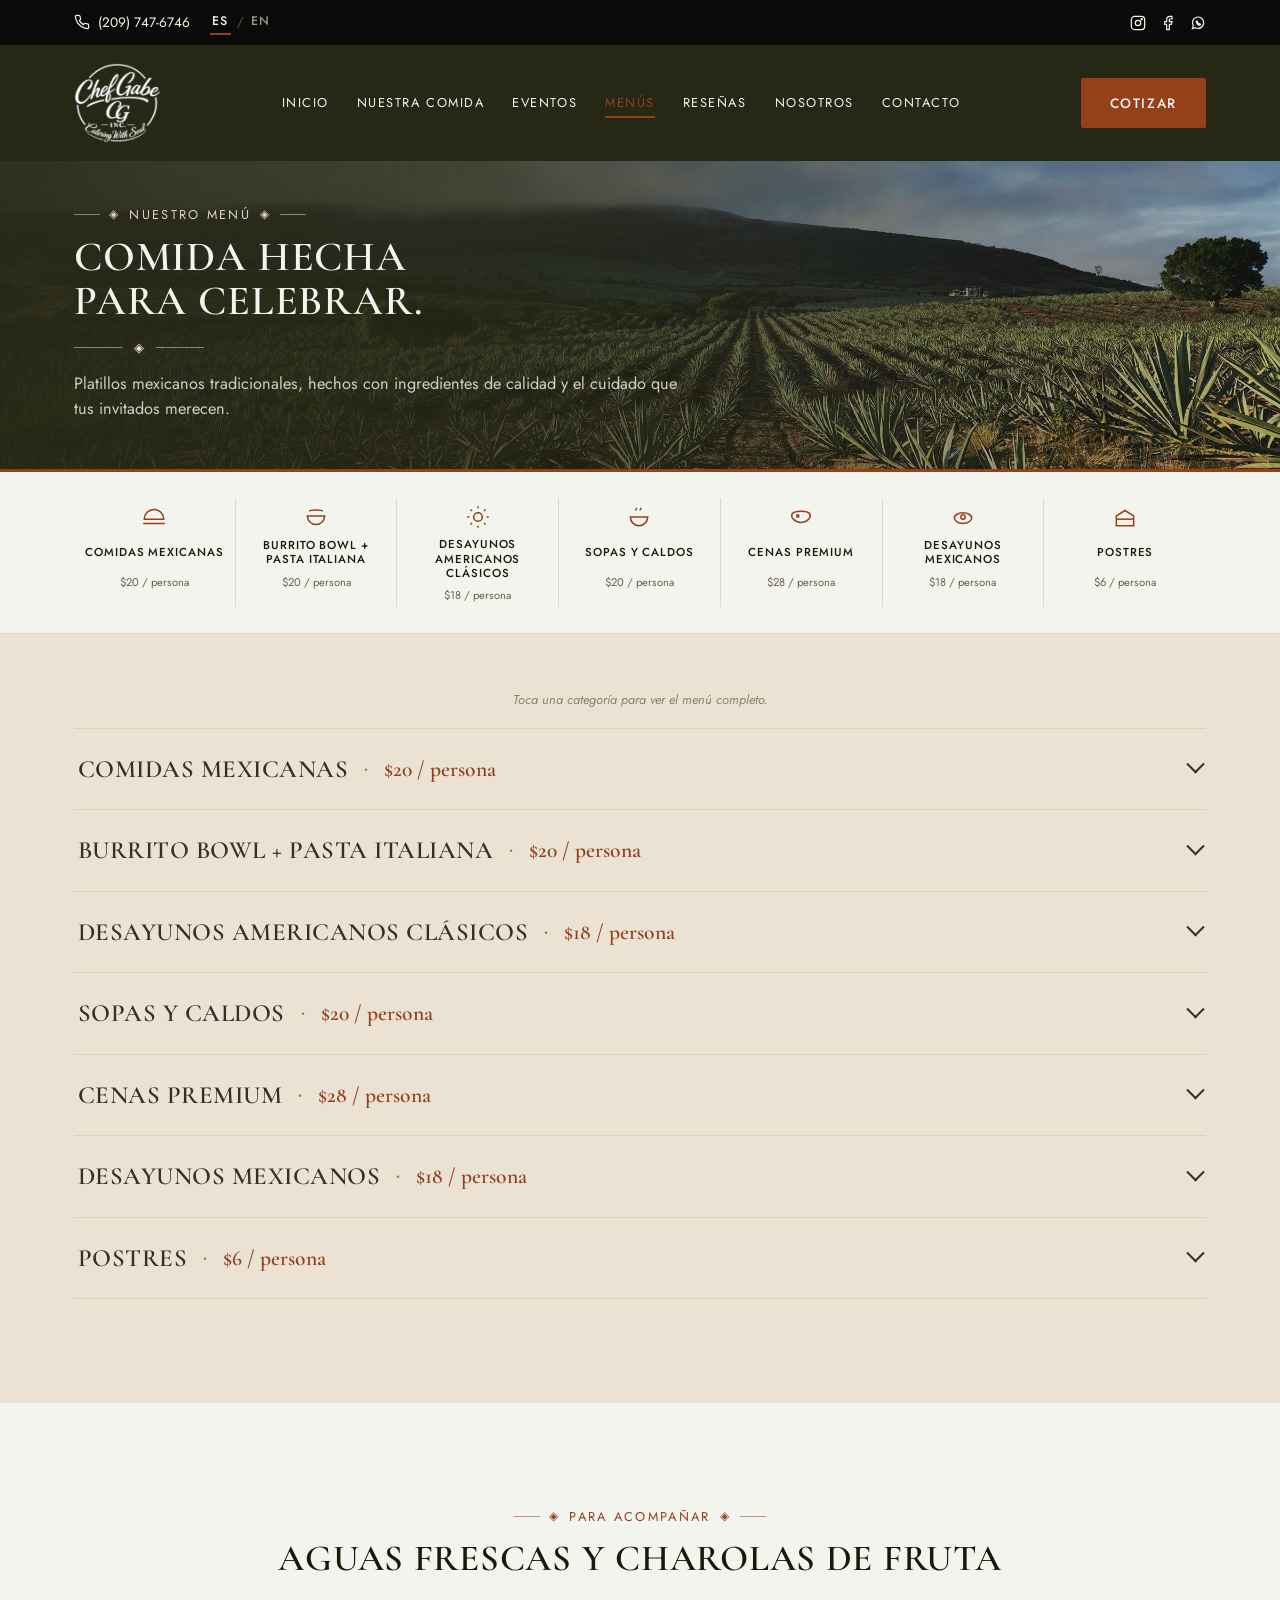
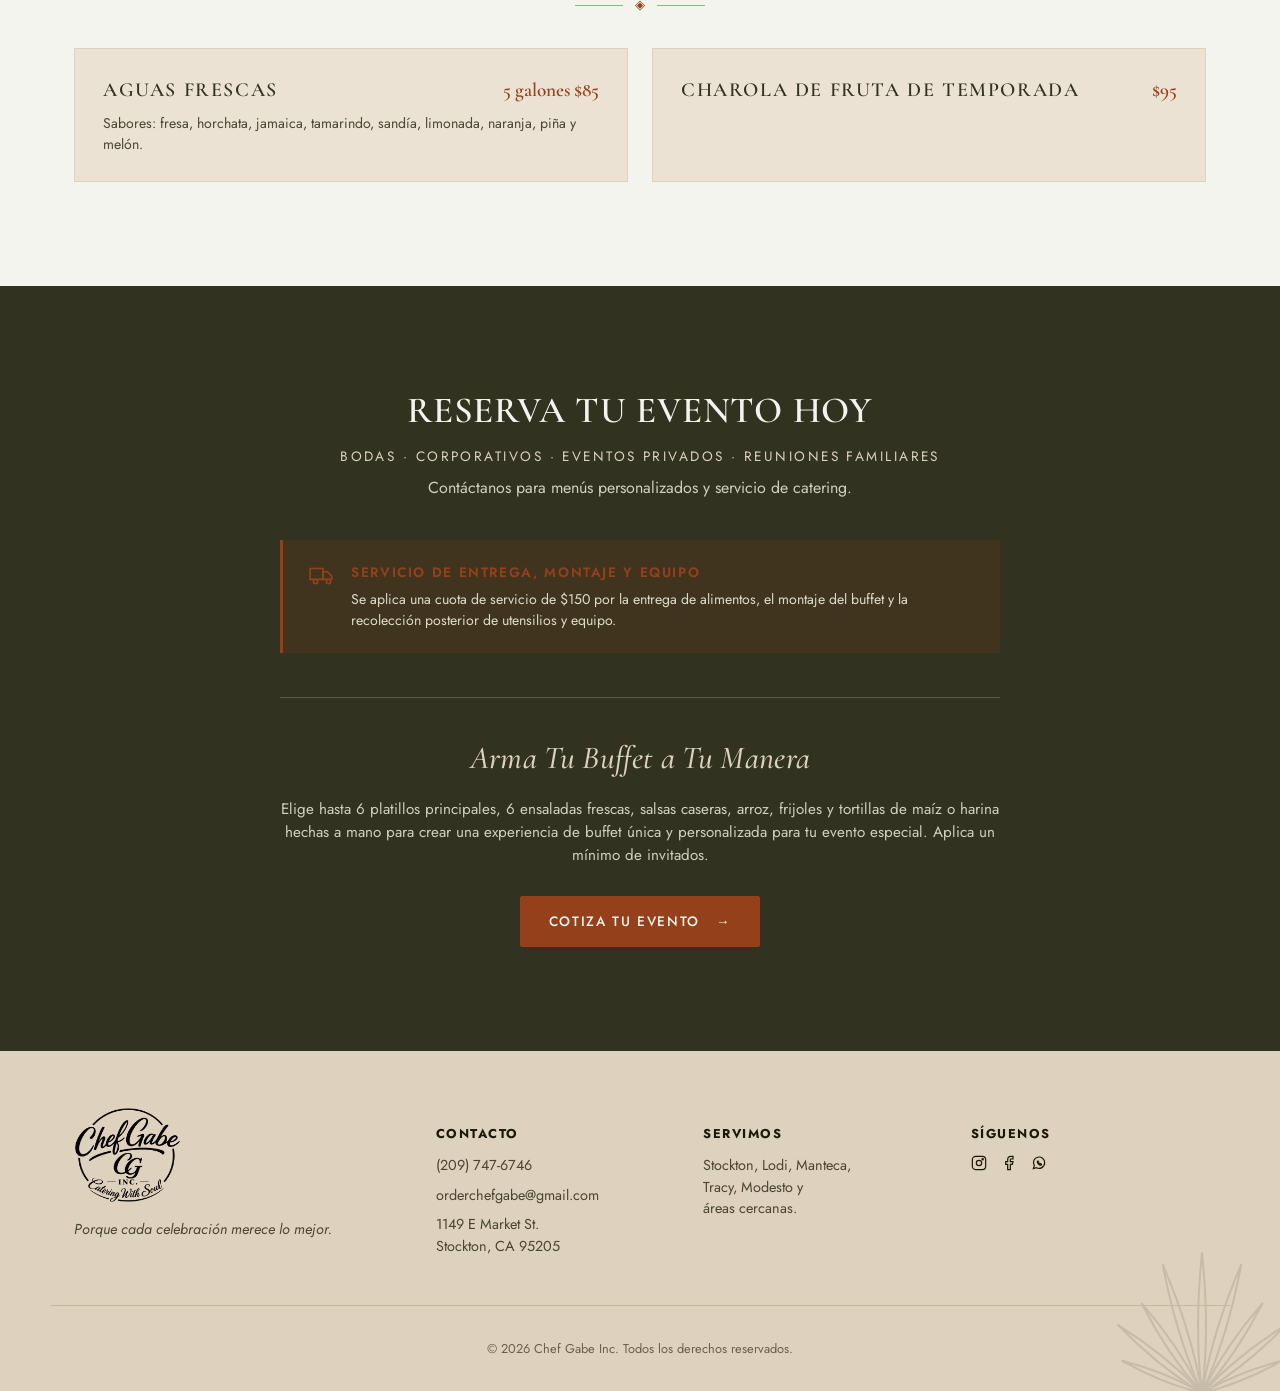
<file: menus.html>
<!DOCTYPE html>
<html lang="es">
<head>
<meta charset="UTF-8">
<meta name="viewport" content="width=device-width, initial-scale=1.0">
<title data-i18n="pageTitleMenus">Menú | Chef Gabe Catering — Stockton, CA</title>
<meta name="description" data-i18n-content="metaDescMenus" content="Menú de catering mexicano: comidas, desayunos, sopas, cenas premium y postres. Precios por persona. Servimos Stockton, Lodi, Manteca, Tracy y Modesto.">
<link rel="preconnect" href="https://fonts.googleapis.com">
<link rel="preconnect" href="https://fonts.gstatic.com" crossorigin>
<link href="https://fonts.googleapis.com/css2?family=Pinyon+Script&family=Cormorant+Garamond:wght@500;600;700&family=Jost:wght@400;500;600&display=swap" rel="stylesheet">
<link rel="stylesheet" href="css/styles.css">
<!-- Google tag (gtag.js) -->
<script async src="https://www.googletagmanager.com/gtag/js?id=G-7L2VQ6KVE9"></script>
<script>
  window.dataLayer = window.dataLayer || [];
  function gtag(){dataLayer.push(arguments);}
  gtag('js', new Date());

  gtag('config', 'G-7L2VQ6KVE9');
</script>
</head>
<body>

<!-- Utility bar -->
<div class="utility-bar">
  <div class="container utility-inner">
    <div class="utility-left">
      <a class="phone-link" href="tel:12097476746">
        <svg class="icon-sm" viewBox="0 0 24 24" fill="none" stroke="currentColor" stroke-width="1.8"><path d="M22 16.92v3a2 2 0 0 1-2.18 2 19.79 19.79 0 0 1-8.63-3.07 19.5 19.5 0 0 1-6-6 19.79 19.79 0 0 1-3.07-8.67A2 2 0 0 1 4.11 2h3a2 2 0 0 1 2 1.72c.127.96.362 1.903.7 2.81a2 2 0 0 1-.45 2.11L8.09 9.91a16 16 0 0 0 6 6l1.27-1.27a2 2 0 0 1 2.11-.45c.907.338 1.85.573 2.81.7A2 2 0 0 1 22 16.92z"/></svg>
        (209) 747-6746
      </a>
      <div class="lang-toggle" role="group" data-i18n-aria-label="langToggleLabel" aria-label="Cambiar idioma">
        <button type="button" class="lang-btn is-active" data-lang="es" aria-pressed="true">ES</button>
        <span class="lang-sep" aria-hidden="true">/</span>
        <button type="button" class="lang-btn" data-lang="en" aria-pressed="false">EN</button>
      </div>
    </div>
    <div class="social-links">
      <a href="https://www.instagram.com/agave_banquetes/" target="_blank" rel="noopener" aria-label="Instagram"><svg class="icon-sm" viewBox="0 0 24 24" fill="none" stroke="currentColor" stroke-width="1.8"><rect x="2" y="2" width="20" height="20" rx="5"/><circle cx="12" cy="12" r="4"/><circle cx="17.5" cy="6.5" r="1"/></svg></a>
      <a href="https://www.facebook.com/profile.php?id=100064198117109" target="_blank" rel="noopener" aria-label="Facebook"><svg class="icon-sm" viewBox="0 0 24 24" fill="none" stroke="currentColor" stroke-width="1.8"><path d="M18 2h-3a5 5 0 0 0-5 5v3H7v4h3v8h4v-8h3l1-4h-4V7a1 1 0 0 1 1-1h3z"/></svg></a>
      <a href="https://wa.me/12097476746" target="_blank" rel="noopener" aria-label="WhatsApp"><svg class="icon-sm" viewBox="0 0 24 24" fill="none" stroke="currentColor" stroke-width="1.8"><path d="M20.5 11.7a8.4 8.4 0 0 1-12.4 7.4L3.5 20.5 5 15.9a8.4 8.4 0 1 1 15.5-4.2z"/><path d="M9.6 9.4c.1-.3.3-.4.5-.4h.6c.2 0 .3.1.4.3l.6 1.3c.1.2 0 .4-.1.5l-.4.4c.4.9 1.1 1.6 2 2l.4-.4c.1-.1.3-.2.5-.1l1.3.6c.2.1.3.2.3.4v.6c0 .3-.2.4-.4.5-1.6.6-4.5-1.2-5.4-3.3-.3-.8-.4-1.7-.3-2.4z"/></svg></a>
    </div>
  </div>
</div>

<!-- Page header -->
<header class="hero page-hero">
  <nav class="navbar">
    <div class="container navbar-inner">
      <a href="index.html" class="logo">
        <img src="images/logo-badge-light.png" data-i18n-alt="altLogo" alt="Chef Gabe Inc — Catering With Soul" class="logo-img">
      </a>
      <button class="nav-toggle" data-i18n-aria-label="navToggleLabel" aria-label="Abrir menú" aria-expanded="false">
        <span></span><span></span><span></span>
      </button>
      <ul class="nav-links">
        <li><a href="index.html" data-i18n="navHome">Inicio</a></li>
        <li><a href="our-food.html" data-i18n="navFood">Nuestra Comida</a></li>
        <li><a href="events.html" data-i18n="navEvents">Eventos</a></li>
        <li><a href="menus.html" class="active" data-i18n="navMenus">Menús</a></li>
        <li><a href="reviews.html" data-i18n="navReviews">Reseñas</a></li>
        <li><a href="about.html" data-i18n="navAbout">Nosotros</a></li>
        <li><a href="contact.html" data-i18n="navContact">Contacto</a></li>
      </ul>
      <a href="contact.html" class="btn btn-primary nav-cta" data-i18n="navQuote">Cotizar</a>
    </div>
  </nav>

  <div class="container page-hero-content">
    <p class="eyebrow"><span aria-hidden="true">◈</span> <span data-i18n="mnEyebrow">Nuestro Menú</span> <span aria-hidden="true">◈</span></p>
    <h1 data-i18n="mnHeroTitle">Comida hecha<br>para celebrar.</h1>
    <div class="divider-flourish light">◈</div>
    <p class="page-hero-copy" data-i18n="mnHeroCopy">Platillos mexicanos tradicionales, hechos con ingredientes de calidad y el cuidado que tus invitados merecen.</p>
  </div>
</header>

<!-- Category quick-nav -->
<nav class="cat-nav" aria-label="Categorías del menú">
  <div class="container cat-nav-inner">
    <button type="button" class="cat-nav-btn" data-target="panel-cat1">
      <svg class="icon" viewBox="0 0 24 24" fill="none" stroke="currentColor" stroke-width="1.4"><path d="M3 14h18a9 9 0 0 0-18 0z"/><path d="M2 18h20"/></svg>
      <span class="cat-nav-name" data-i18n="cat1Name">Comidas Mexicanas</span>
      <span class="cat-nav-price" data-i18n="cat1Price">$20 / persona</span>
    </button>
    <button type="button" class="cat-nav-btn" data-target="panel-cat2">
      <svg class="icon" viewBox="0 0 24 24" fill="none" stroke="currentColor" stroke-width="1.4"><path d="M4 11h16a8 8 0 0 1-16 0z"/><path d="M6 7c0-2 12-2 12 0"/></svg>
      <span class="cat-nav-name" data-i18n="cat2Name">Burrito Bowl + Pasta Italiana</span>
      <span class="cat-nav-price" data-i18n="cat2Price">$20 / persona</span>
    </button>
    <button type="button" class="cat-nav-btn" data-target="panel-cat3">
      <svg class="icon" viewBox="0 0 24 24" fill="none" stroke="currentColor" stroke-width="1.4"><circle cx="12" cy="12" r="4"/><path d="M12 2v2M12 20v2M2 12h2M20 12h2M5 5l1.5 1.5M17.5 17.5L19 19M19 5l-1.5 1.5M6.5 17.5L5 19"/></svg>
      <span class="cat-nav-name" data-i18n="cat3Name">Desayunos Americanos Clásicos</span>
      <span class="cat-nav-price" data-i18n="cat3Price">$18 / persona</span>
    </button>
    <button type="button" class="cat-nav-btn" data-target="panel-cat4">
      <svg class="icon" viewBox="0 0 24 24" fill="none" stroke="currentColor" stroke-width="1.4"><path d="M4 12h16a8 8 0 0 1-16 0z"/><path d="M9 6c0-1 .8-1.5.8-2.5"/><path d="M13 6c0-1 .8-1.5.8-2.5"/></svg>
      <span class="cat-nav-name" data-i18n="cat4Name">Sopas y Caldos</span>
      <span class="cat-nav-price" data-i18n="cat4Price">$20 / persona</span>
    </button>
    <button type="button" class="cat-nav-btn" data-target="panel-cat5">
      <svg class="icon" viewBox="0 0 24 24" fill="none" stroke="currentColor" stroke-width="1.4"><path d="M4 9c2-3 14-3 16 0s-2 8-8 8-10-5-8-8z"/><circle cx="9" cy="11" r="1"/></svg>
      <span class="cat-nav-name" data-i18n="cat5Name">Cenas Premium</span>
      <span class="cat-nav-price" data-i18n="cat5Price">$28 / persona</span>
    </button>
    <button type="button" class="cat-nav-btn" data-target="panel-cat6">
      <svg class="icon" viewBox="0 0 24 24" fill="none" stroke="currentColor" stroke-width="1.4"><ellipse cx="12" cy="13" rx="8" ry="5"/><circle cx="12" cy="12" r="2"/></svg>
      <span class="cat-nav-name" data-i18n="cat6Name">Desayunos Mexicanos</span>
      <span class="cat-nav-price" data-i18n="cat6Price">$18 / persona</span>
    </button>
    <button type="button" class="cat-nav-btn" data-target="panel-cat7">
      <svg class="icon" viewBox="0 0 24 24" fill="none" stroke="currentColor" stroke-width="1.4"><path d="M4 20V11l8-5 8 5v9z"/><path d="M4 14h16"/></svg>
      <span class="cat-nav-name" data-i18n="cat7Name">Postres</span>
      <span class="cat-nav-price" data-i18n="cat7Price">$6 / persona</span>
    </button>
  </div>
</nav>

<!-- Menu accordion -->
<section class="section menus-section">
  <div class="container">
    <p class="cat-nav-hint" data-i18n="mnJumpHint">Toca una categoría para ver el menú completo.</p>

    <div class="menu-accordion">

      <!-- 1 — Mexican lunches -->
      <section class="acc-item">
        <h2 class="acc-header">
          <button type="button" class="acc-trigger" id="trigger-cat1" aria-controls="panel-cat1" aria-expanded="false">
            <span class="acc-title" data-i18n="cat1Name">Comidas Mexicanas</span>
            <span class="acc-sep" aria-hidden="true">•</span>
            <span class="acc-price" data-i18n="cat1Price">$20 / persona</span>
            <span class="acc-chevron" aria-hidden="true"></span>
          </button>
        </h2>
        <div class="acc-panel" id="panel-cat1" role="region" aria-labelledby="trigger-cat1" hidden>
          <div class="acc-panel-inner">
            <img src="images/fajitas-beef-chicken.jpg" class="acc-photo" data-i18n-alt="altFajitas" alt="Charola de buffet con fajitas de pollo y de res con pimientos y cebolla">
            <div>
              <p class="acc-includes" data-i18n="mnIncludesStandard">Incluye arroz, frijoles refritos, tortillas de maíz o harina hechas a mano, y una bebida artesanal por persona: horchata, agua de jamaica, agua de tamarindo, aguas frescas de fruta de temporada, agua embotellada o refresco en lata.</p>
              <ul class="menu-list">
                <li><span class="menu-item-name" data-i18n="cat1i1n">Birria</span><span class="menu-item-desc" data-i18n="cat1i1d">Res cocida a fuego lento en adobo de chile seco.</span></li>
                <li><span class="menu-item-name" data-i18n="cat1i2n">Carnitas</span><span class="menu-item-desc" data-i18n="cat1i2d">Cerdo estilo Michoacán cocido en su propia grasa.</span></li>
                <li><span class="menu-item-name" data-i18n="cat1i3n">Fajitas de Res</span><span class="menu-item-desc" data-i18n="cat1i3d">Res con pimientos y cebolla.</span></li>
                <li><span class="menu-item-name" data-i18n="cat1i4n">Fajitas de Pollo</span><span class="menu-item-desc" data-i18n="cat1i4d">Pollo con verduras frescas.</span></li>
                <li><span class="menu-item-name" data-i18n="cat1i5n">Chile Verde</span><span class="menu-item-desc" data-i18n="cat1i5d">Cerdo en salsa verde de tomatillo.</span></li>
                <li><span class="menu-item-name" data-i18n="cat1i6n">Chile Colorado</span><span class="menu-item-desc" data-i18n="cat1i6d">Res en salsa roja de chile guajillo.</span></li>
                <li><span class="menu-item-name" data-i18n="cat1i7n">Chiles Rellenos</span><span class="menu-item-desc" data-i18n="cat1i7d">Chiles poblanos rellenos de queso o carne.</span></li>
                <li><span class="menu-item-name" data-i18n="cat1i8n">Mole de Pollo</span><span class="menu-item-desc" data-i18n="cat1i8d">Pollo en salsa de mole tradicional.</span></li>
                <li><span class="menu-item-name" data-i18n="cat1i9n">Res a la Mexicana</span><span class="menu-item-desc" data-i18n="cat1i9d">Res con jitomate, cebolla y chile.</span></li>
                <li><span class="menu-item-name" data-i18n="cat1i10n">Chicharrón en Salsa</span><span class="menu-item-desc" data-i18n="cat1i10d">Chicharrón guisado en salsa roja o verde casera.</span></li>
              </ul>
            </div>
          </div>
        </div>
      </section>

      <!-- 2 — Burrito bowl + Italian pasta -->
      <section class="acc-item">
        <h2 class="acc-header">
          <button type="button" class="acc-trigger" id="trigger-cat2" aria-controls="panel-cat2" aria-expanded="false">
            <span class="acc-title" data-i18n="cat2Name">Burrito Bowl + Pasta Italiana</span>
            <span class="acc-sep" aria-hidden="true">•</span>
            <span class="acc-price" data-i18n="cat2Price">$20 / persona</span>
            <span class="acc-chevron" aria-hidden="true"></span>
          </button>
        </h2>
        <div class="acc-panel" id="panel-cat2" role="region" aria-labelledby="trigger-cat2" hidden>
          <div class="acc-panel-inner">
            <img src="images/pasta-alfredo-carnitas.jpg" class="acc-photo" data-i18n-alt="altPastaCarnitas" alt="Charola de buffet con pasta Alfredo y carnitas">
            <div>
              <p class="acc-includes" data-i18n="mnIncludesStandard">Incluye arroz, frijoles refritos, tortillas de maíz o harina hechas a mano, y una bebida artesanal por persona: horchata, agua de jamaica, agua de tamarindo, aguas frescas de fruta de temporada, agua embotellada o refresco en lata.</p>
              <div class="menu-subgrid">
                <div>
                  <h3 class="menu-subhead" data-i18n="mnBowlHeading">Burrito Bowl</h3>
                  <p class="menu-note" data-i18n="mnBowlProteins"><strong>Elige tu proteína:</strong> Asada, Pastor, Pollo Asado, Birria o Chile Relleno.</p>
                  <p class="menu-note" data-i18n="mnBowlIncludes">Incluye lechuga fresca, arroz, frijoles enteros, pico de gallo, queso, crema, guacamole y salsa verde casera.</p>
                </div>
                <div>
                  <h3 class="menu-subhead" data-i18n="mnPastaHeading">Pasta Italiana</h3>
                  <ul class="menu-list single-col">
                    <li><span class="menu-item-name" data-i18n="cat2i1n">Pasta con Pollo</span><span class="menu-item-desc" data-i18n="cat2i1d">Pasta cremosa con espinacas, jitomates cherry, pan de ajo y brócoli.</span></li>
                    <li><span class="menu-item-name" data-i18n="cat2i2n">Pasta con Camarón</span><span class="menu-item-desc" data-i18n="cat2i2d">Pasta cremosa con espinacas, jitomates cherry, pan de ajo y brócoli.</span></li>
                  </ul>
                </div>
              </div>
            </div>
          </div>
        </div>
      </section>

      <!-- 3 — Classic American breakfasts -->
      <section class="acc-item">
        <h2 class="acc-header">
          <button type="button" class="acc-trigger" id="trigger-cat3" aria-controls="panel-cat3" aria-expanded="false">
            <span class="acc-title" data-i18n="cat3Name">Desayunos Americanos Clásicos</span>
            <span class="acc-sep" aria-hidden="true">•</span>
            <span class="acc-price" data-i18n="cat3Price">$18 / persona</span>
            <span class="acc-chevron" aria-hidden="true"></span>
          </button>
        </h2>
        <div class="acc-panel" id="panel-cat3" role="region" aria-labelledby="trigger-cat3" hidden>
          <div class="acc-panel-inner">
            <!-- Pexels stock photo (https://www.pexels.com/photo/3838632/) until there is a real one -->
            <div class="stock-photo">
              <img src="images/american-breakfast-illustrative.jpg" class="acc-photo focus-lower" data-i18n-alt="altAmBreakfast" alt="Hotcakes con huevos estrellados y tocino, acompañados de café">
              <span class="stock-label" data-i18n="stockLabel">Foto ilustrativa</span>
            </div>
            <div>
              <p class="acc-includes" data-i18n="mnIncludesAmBreakfast">Incluye una bebida por persona: café de olla, jugo de naranja, jugo de manzana, agua embotellada o refresco en lata.</p>
              <ul class="menu-list single-col">
                <li><span class="menu-item-name" data-i18n="cat3i1n">Mini Hotcakes</span><span class="menu-item-desc" data-i18n="cat3i1d">Mini hotcakes esponjosos recién hechos, servidos con miel, lechera, cajeta, Nutella, fresas, arándanos, chispas de colores, crema batida y plátano.</span></li>
                <li><span class="menu-item-name" data-i18n="cat3i2n">Pan Francés</span><span class="menu-item-desc" data-i18n="cat3i2d">Pan francés dorado y mantecoso, coronado con fruta fresca, crema batida, miel y tus toppings dulces favoritos.</span></li>
                <li><span class="menu-item-name" data-i18n="cat3i3n">Opciones de Proteína</span><span class="menu-item-desc" data-i18n="cat3i3d">Elige entre mini salchichas, huevo revuelto o tocino crujiente.</span></li>
              </ul>
            </div>
          </div>
        </div>
      </section>

      <!-- 4 — Soups & broths -->
      <section class="acc-item">
        <h2 class="acc-header">
          <button type="button" class="acc-trigger" id="trigger-cat4" aria-controls="panel-cat4" aria-expanded="false">
            <span class="acc-title" data-i18n="cat4Name">Sopas y Caldos</span>
            <span class="acc-sep" aria-hidden="true">•</span>
            <span class="acc-price" data-i18n="cat4Price">$20 / persona</span>
            <span class="acc-chevron" aria-hidden="true"></span>
          </button>
        </h2>
        <div class="acc-panel" id="panel-cat4" role="region" aria-labelledby="trigger-cat4" hidden>
          <div class="acc-panel-inner">
            <img src="images/pozole.png" class="acc-photo" data-i18n-alt="altPozole" alt="Pozole rojo con repollo, rábano, cebolla, limón y tostadas">
            <div>
              <p class="acc-includes" data-i18n="mnIncludesStandard">Incluye arroz, frijoles refritos, tortillas de maíz o harina hechas a mano, y una bebida artesanal por persona: horchata, agua de jamaica, agua de tamarindo, aguas frescas de fruta de temporada, agua embotellada o refresco en lata.</p>
              <ul class="menu-list">
                <li><span class="menu-item-name" data-i18n="cat4i1n">Pozole Verde</span><span class="menu-item-desc" data-i18n="cat4i1d">Pozole tradicional de pollo en salsa verde. Servido con repollo fresco, cebolla, cilantro, limón y salsa casera.</span></li>
                <li><span class="menu-item-name" data-i18n="cat4i2n">Pozole Rojo</span><span class="menu-item-desc" data-i18n="cat4i2d">Pozole tradicional de cerdo en caldo de chile rojo. Servido con repollo fresco, cebolla, cilantro, limón y salsa casera.</span></li>
                <li><span class="menu-item-name" data-i18n="cat4i3n">Sopa de Albóndigas</span><span class="menu-item-desc" data-i18n="cat4i3d">Albóndigas de res caseras cocidas con arroz, verduras frescas y caldo sabroso.</span></li>
                <li><span class="menu-item-name" data-i18n="cat4i4n">Crema de Pollo con Brócoli</span><span class="menu-item-desc" data-i18n="cat4i4d">Pollo, brócoli y caldo ligero con crema.</span></li>
              </ul>
            </div>
          </div>
        </div>
      </section>

      <!-- 5 — Premium dinners -->
      <section class="acc-item">
        <h2 class="acc-header">
          <button type="button" class="acc-trigger" id="trigger-cat5" aria-controls="panel-cat5" aria-expanded="false">
            <span class="acc-title" data-i18n="cat5Name">Cenas Premium</span>
            <span class="acc-sep" aria-hidden="true">•</span>
            <span class="acc-price" data-i18n="cat5Price">$28 / persona</span>
            <span class="acc-chevron" aria-hidden="true"></span>
          </button>
        </h2>
        <div class="acc-panel" id="panel-cat5" role="region" aria-labelledby="trigger-cat5" hidden>
          <div class="acc-panel-inner">
            <img src="images/carne-asada.png" class="acc-photo" data-i18n-alt="altCatPremium" alt="Corte de res asado a la parrilla con cebollitas y chile toreado, arroz mexicano y frijoles refritos">
            <div>
              <p class="acc-includes" data-i18n="mnIncludesStandard">Incluye arroz, frijoles refritos, tortillas de maíz o harina hechas a mano, y una bebida artesanal por persona: horchata, agua de jamaica, agua de tamarindo, aguas frescas de fruta de temporada, agua embotellada o refresco en lata.</p>
              <ul class="menu-list">
                <li><span class="menu-item-name" data-i18n="cat5i1n">Rib Eye</span><span class="menu-item-desc" data-i18n="cat5i1d">Rib eye premium asado a la perfección.</span></li>
                <li><span class="menu-item-name" data-i18n="cat5i2n">Corte New York</span><span class="menu-item-desc" data-i18n="cat5i2d">Jugoso corte New York con ajo y pimienta.</span></li>
                <li><span class="menu-item-name" data-i18n="cat5i3n">Camarones a la Diabla</span><span class="menu-item-desc" data-i18n="cat5i3d">Camarones en salsa roja picante.</span></li>
                <li><span class="menu-item-name" data-i18n="cat5i4n">Camarones al Mojo de Ajo</span><span class="menu-item-desc" data-i18n="cat5i4d">Camarones salteados en mantequilla de ajo.</span></li>
                <li><span class="menu-item-name" data-i18n="cat5i5n">Camarones a la Mexicana</span><span class="menu-item-desc" data-i18n="cat5i5d">Camarones con jitomate, cebolla, jalapeño y cilantro.</span></li>
                <li><span class="menu-item-name" data-i18n="cat5i6n">Camarones Momia</span><span class="menu-item-desc" data-i18n="cat5i6d">Camarones envueltos en tocino, rellenos de queso y jalapeño.</span></li>
                <li><span class="menu-item-name" data-i18n="cat5i7n">Camarones Rancheros</span><span class="menu-item-desc" data-i18n="cat5i7d">Camarones en salsa ranchera.</span></li>
              </ul>
            </div>
          </div>
        </div>
      </section>

      <!-- 6 — Mexican breakfasts -->
      <section class="acc-item">
        <h2 class="acc-header">
          <button type="button" class="acc-trigger" id="trigger-cat6" aria-controls="panel-cat6" aria-expanded="false">
            <span class="acc-title" data-i18n="cat6Name">Desayunos Mexicanos</span>
            <span class="acc-sep" aria-hidden="true">•</span>
            <span class="acc-price" data-i18n="cat6Price">$18 / persona</span>
            <span class="acc-chevron" aria-hidden="true"></span>
          </button>
        </h2>
        <div class="acc-panel" id="panel-cat6" role="region" aria-labelledby="trigger-cat6" hidden>
          <div class="acc-panel-inner">
            <img src="images/huevos-rancheros.png" class="acc-photo" data-i18n-alt="altCatMxBreakfast" alt="Huevos rancheros en salsa roja con aguacate, crema, arroz mexicano y frijoles refritos">
            <div>
              <p class="acc-includes" data-i18n="mnIncludesMxBreakfast">Incluye arroz, frijoles refritos, tortillas de maíz o harina hechas a mano, y una bebida por persona: café de olla, jugo de naranja, jugo de manzana, agua embotellada o refresco en lata.</p>
              <ul class="menu-list">
                <li><span class="menu-item-name" data-i18n="cat6i1n">Huevo con Salchicha</span><span class="menu-item-desc" data-i18n="cat6i1d">Huevo revuelto con salchicha sazonada.</span></li>
                <li><span class="menu-item-name" data-i18n="cat6i2n">Huevos Rancheros</span><span class="menu-item-desc" data-i18n="cat6i2d">Huevos bañados en salsa ranchera casera.</span></li>
                <li><span class="menu-item-name" data-i18n="cat6i3n">Huevos a la Mexicana</span><span class="menu-item-desc" data-i18n="cat6i3d">Huevos con jitomate, cebolla y chile.</span></li>
                <li><span class="menu-item-name" data-i18n="cat6i4n">Huevo con Chorizo</span><span class="menu-item-desc" data-i18n="cat6i4d">Huevo revuelto con chorizo mexicano.</span></li>
                <li><span class="menu-item-name" data-i18n="cat6i5n">Huevo con Tocino</span><span class="menu-item-desc" data-i18n="cat6i5d">Huevos servidos con tocino crujiente.</span></li>
                <li><span class="menu-item-name" data-i18n="cat6i6n">Huevos con Verduras</span><span class="menu-item-desc" data-i18n="cat6i6d">Huevos con champiñones, nopales, pimientos y cebolla.</span></li>
              </ul>
            </div>
          </div>
        </div>
      </section>

      <!-- 7 — Desserts -->
      <section class="acc-item">
        <h2 class="acc-header">
          <button type="button" class="acc-trigger" id="trigger-cat7" aria-controls="panel-cat7" aria-expanded="false">
            <span class="acc-title" data-i18n="cat7Name">Postres</span>
            <span class="acc-sep" aria-hidden="true">•</span>
            <span class="acc-price" data-i18n="cat7Price">$6 / persona</span>
            <span class="acc-chevron" aria-hidden="true"></span>
          </button>
        </h2>
        <div class="acc-panel" id="panel-cat7" role="region" aria-labelledby="trigger-cat7" hidden>
          <div class="acc-panel-inner">
            <!-- Pexels stock photo (https://www.pexels.com/photo/4773405/) until there is a real one -->
            <div class="stock-photo">
              <img src="images/flan-illustrative.jpg" class="acc-photo" data-i18n-alt="altFlan" alt="Flan con caramelo sobre una tabla de madera, con una porción en cuchara">
              <span class="stock-label" data-i18n="stockLabel">Foto ilustrativa</span>
            </div>
            <div>
              <ul class="menu-list">
                <li><span class="menu-item-name" data-i18n="cat7i1n">Chía con Mango</span><span class="menu-item-desc" data-i18n="cat7i1d">Preparado con leche de almendra y miel.</span></li>
                <li><span class="menu-item-name" data-i18n="cat7i2n">Chía con Fresa</span><span class="menu-item-desc" data-i18n="cat7i2d">Preparado con leche de almendra y miel.</span></li>
                <li><span class="menu-item-name" data-i18n="cat7i3n">Flan Mexicano</span><span class="menu-item-desc" data-i18n="cat7i3d">Flan casero tradicional.</span></li>
                <li><span class="menu-item-name" data-i18n="cat7i4n">Arroz con Leche</span><span class="menu-item-desc" data-i18n="cat7i4d">Arroz dulce con canela y vainilla.</span></li>
              </ul>
            </div>
          </div>
        </div>
      </section>

    </div>
  </div>
</section>

<!-- Add-ons -->
<section class="section sides-section" id="sides">
  <div class="container">
    <p class="eyebrow center"><span aria-hidden="true">◈</span> <span data-i18n="mnAddonsEyebrow">Para Acompañar</span> <span aria-hidden="true">◈</span></p>
    <h2 class="section-title" data-i18n="mnAddonsTitle">Aguas Frescas y Charolas de Fruta</h2>
    <div class="divider-flourish center-flourish">◈</div>

    <div class="sides-grid">
      <article class="side-card">
        <div class="side-head">
          <h3 class="side-name" data-i18n="mnWatersName">Aguas Frescas</h3>
          <span class="side-price" data-i18n="mnWatersPrice">5 galones $85</span>
        </div>
        <p class="side-copy" data-i18n="mnWatersFlavors">Sabores: fresa, horchata, jamaica, tamarindo, sandía, limonada, naranja, piña y melón.</p>
      </article>
      <article class="side-card">
        <div class="side-head">
          <h3 class="side-name" data-i18n="mnFruitName">Charola de Fruta de Temporada</h3>
          <span class="side-price" data-i18n="mnFruitPrice">$95</span>
        </div>
      </article>
    </div>
  </div>
</section>

<!-- Closing -->
<section class="section booking-section">
  <div class="container booking-inner">
    <h2 data-i18n="mnBookTitle">Reserva Tu Evento Hoy</h2>
    <p class="booking-types" data-i18n="mnBookTypes">Bodas · Corporativos · Eventos Privados · Reuniones Familiares</p>
    <p class="booking-copy" data-i18n="mnBookCopy">Contáctanos para menús personalizados y servicio de catering.</p>

    <div class="delivery-note">
      <svg class="icon" viewBox="0 0 24 24" fill="none" stroke="currentColor" stroke-width="1.5"><path d="M1 6h12v10H1z"/><path d="M13 9h4l4 4v3h-8z"/><circle cx="6" cy="18" r="2"/><circle cx="18" cy="18" r="2"/></svg>
      <div>
        <h3 data-i18n="mnDeliveryTitle">Servicio de Entrega, Montaje y Equipo</h3>
        <p data-i18n="mnDeliveryCopy">Se aplica una cuota de servicio de $150 por la entrega de alimentos, el montaje del buffet y la recolección posterior de utensilios y equipo.</p>
      </div>
    </div>

    <div class="build-block">
      <h3 class="build-title" data-i18n="mnBuildTitle">Arma Tu Buffet a Tu Manera</h3>
      <p class="build-copy" data-i18n="mnBuildCopy">Elige hasta 6 platillos principales, 6 ensaladas frescas, salsas caseras, arroz, frijoles y tortillas de maíz o harina hechas a mano para crear una experiencia de buffet única y personalizada para tu evento especial. Aplica un mínimo de invitados.</p>
      <a href="contact.html" class="btn btn-primary"><span data-i18n="heroCtaQuote">Cotiza Tu Evento</span> <span aria-hidden="true">→</span></a>
    </div>
  </div>
</section>

<!-- Footer -->
<footer class="site-footer">
  <div class="container footer-grid">
    <div class="footer-brand">
      <img src="images/logo-badge-dark.png" data-i18n-alt="altLogo" alt="Chef Gabe Inc — Catering With Soul" class="footer-logo-img">
      <p class="footer-quote" data-i18n="footerQuote">Porque cada celebración merece lo mejor.</p>
    </div>
    <div class="footer-col">
      <h4 data-i18n="footerContact">Contacto</h4>
      <p><a href="tel:12097476746">(209) 747-6746</a></p>
      <p><a href="mailto:orderchefgabe@gmail.com">orderchefgabe@gmail.com</a></p>
      <p>1149 E Market St.<br>Stockton, CA 95205</p>
    </div>
    <div class="footer-col">
      <h4 data-i18n="footerServing">Servimos</h4>
      <p data-i18n="footerServingCopy">Stockton, Lodi, Manteca,<br>Tracy, Modesto y<br>áreas cercanas.</p>
    </div>
    <div class="footer-col">
      <h4 data-i18n="footerFollow">Síguenos</h4>
      <div class="social-links">
        <a href="https://www.instagram.com/agave_banquetes/" target="_blank" rel="noopener" aria-label="Instagram"><svg class="icon-sm" viewBox="0 0 24 24" fill="none" stroke="currentColor" stroke-width="1.8"><rect x="2" y="2" width="20" height="20" rx="5"/><circle cx="12" cy="12" r="4"/><circle cx="17.5" cy="6.5" r="1"/></svg></a>
        <a href="https://www.facebook.com/profile.php?id=100064198117109" target="_blank" rel="noopener" aria-label="Facebook"><svg class="icon-sm" viewBox="0 0 24 24" fill="none" stroke="currentColor" stroke-width="1.8"><path d="M18 2h-3a5 5 0 0 0-5 5v3H7v4h3v8h4v-8h3l1-4h-4V7a1 1 0 0 1 1-1h3z"/></svg></a>
      <a href="https://wa.me/12097476746" target="_blank" rel="noopener" aria-label="WhatsApp"><svg class="icon-sm" viewBox="0 0 24 24" fill="none" stroke="currentColor" stroke-width="1.8"><path d="M20.5 11.7a8.4 8.4 0 0 1-12.4 7.4L3.5 20.5 5 15.9a8.4 8.4 0 1 1 15.5-4.2z"/><path d="M9.6 9.4c.1-.3.3-.4.5-.4h.6c.2 0 .3.1.4.3l.6 1.3c.1.2 0 .4-.1.5l-.4.4c.4.9 1.1 1.6 2 2l.4-.4c.1-.1.3-.2.5-.1l1.3.6c.2.1.3.2.3.4v.6c0 .3-.2.4-.4.5-1.6.6-4.5-1.2-5.4-3.3-.3-.8-.4-1.7-.3-2.4z"/></svg></a>
      </div>
    </div>
  </div>
  <div class="container footer-bottom">
    <p><span aria-hidden="true">©</span> <span id="year"></span> <span data-i18n="footerRights">Chef Gabe Inc. Todos los derechos reservados.</span></p>
  </div>

  <svg class="footer-agave" viewBox="0 0 200 164" fill="none" stroke="currentColor"
       stroke-width="2" stroke-linejoin="round" stroke-linecap="round"
       aria-hidden="true" focusable="false">
    <path d="M100 152 Q94 112 100 66 Q106 112 100 152 Z" transform="rotate(-68 100 152)"/>
    <path d="M100 152 Q93 100 100 44 Q107 100 100 152 Z" transform="rotate(-51 100 152)"/>
    <path d="M100 152 Q93 100 100 44 Q107 100 100 152 Z" transform="rotate(-34 100 152)"/>
    <path d="M100 152 Q92 88 100 18 Q108 88 100 152 Z" transform="rotate(-17 100 152)"/>
    <path d="M100 152 Q92 88 100 12 Q108 88 100 152 Z"/>
    <path d="M100 152 Q92 88 100 18 Q108 88 100 152 Z" transform="rotate(17 100 152)"/>
    <path d="M100 152 Q93 100 100 44 Q107 100 100 152 Z" transform="rotate(34 100 152)"/>
    <path d="M100 152 Q93 100 100 44 Q107 100 100 152 Z" transform="rotate(51 100 152)"/>
    <path d="M100 152 Q94 112 100 66 Q106 112 100 152 Z" transform="rotate(68 100 152)"/>
    <path d="M78 154 Q100 146 122 154" stroke-width="1.6"/>
  </svg>
</footer>

<script src="js/translations.js"></script>
<script src="js/i18n.js"></script>
<script src="js/script.js"></script>
</body>
</html>
</file>
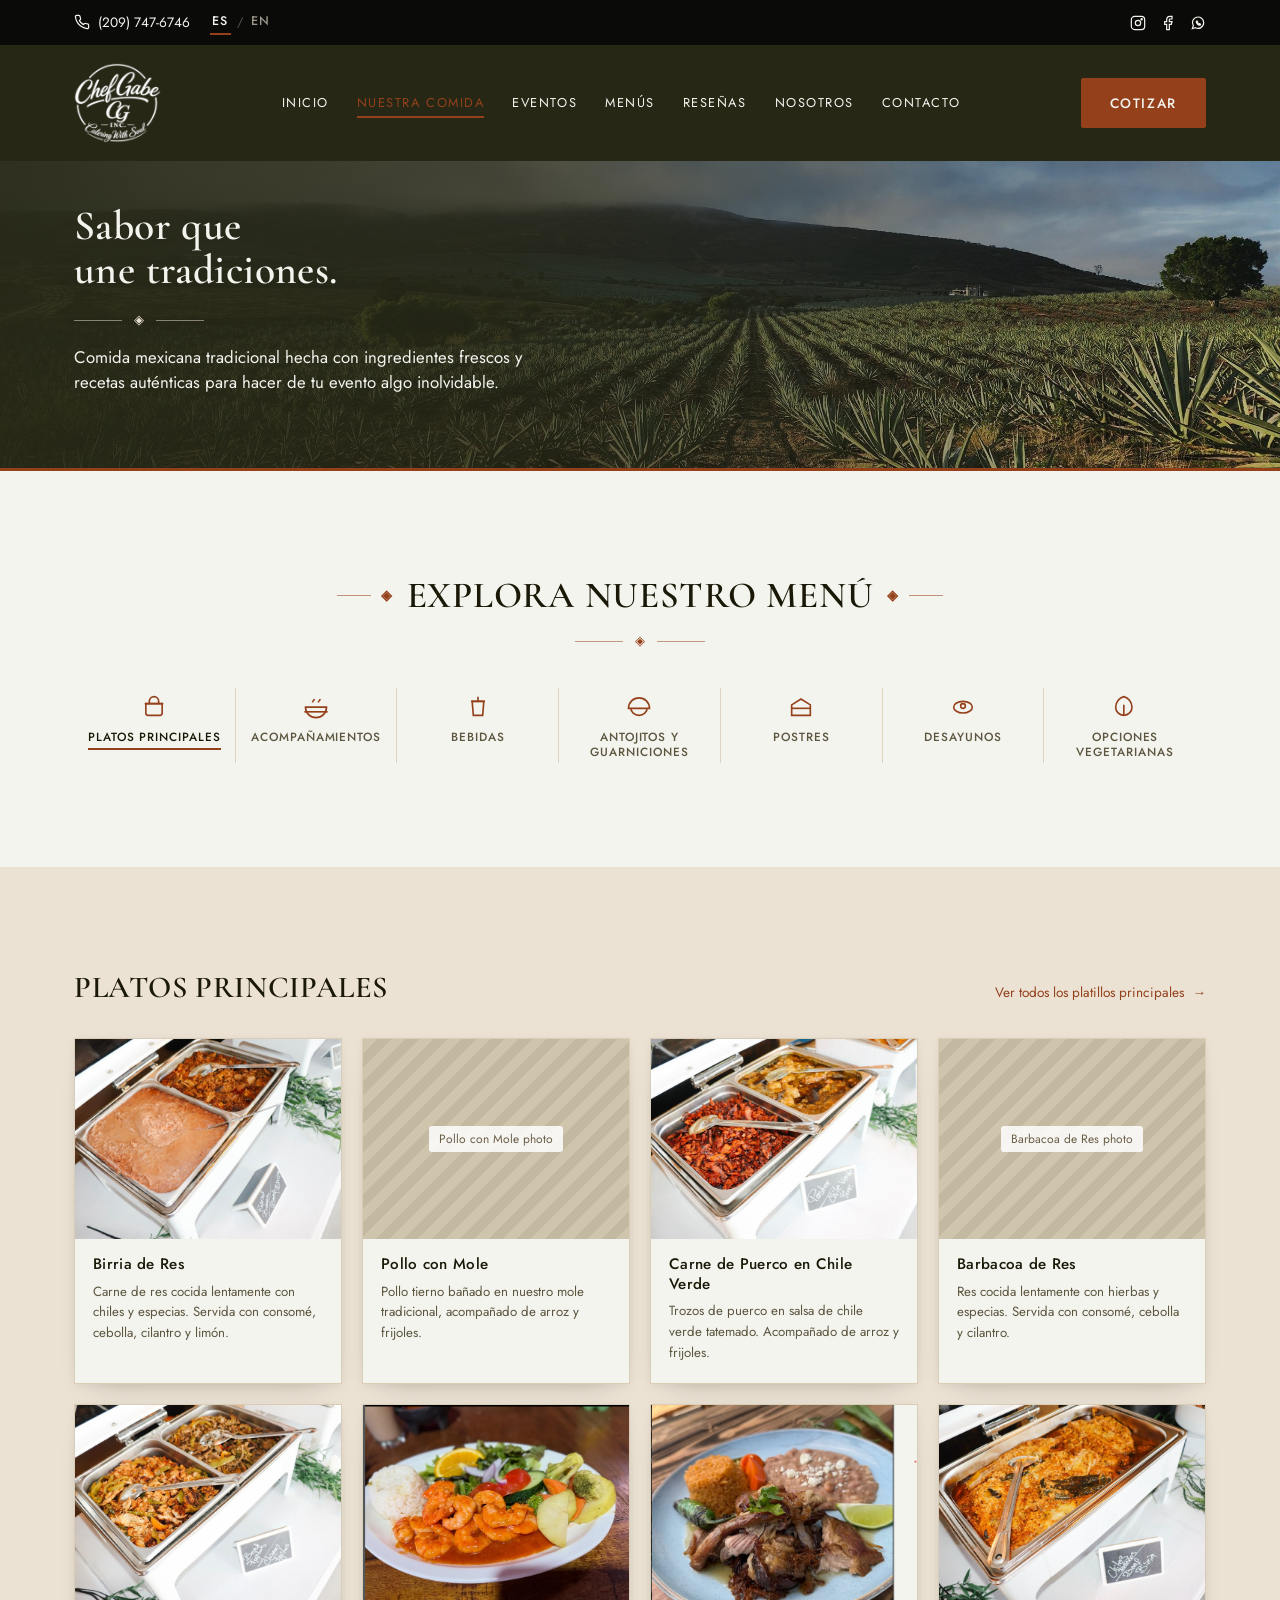
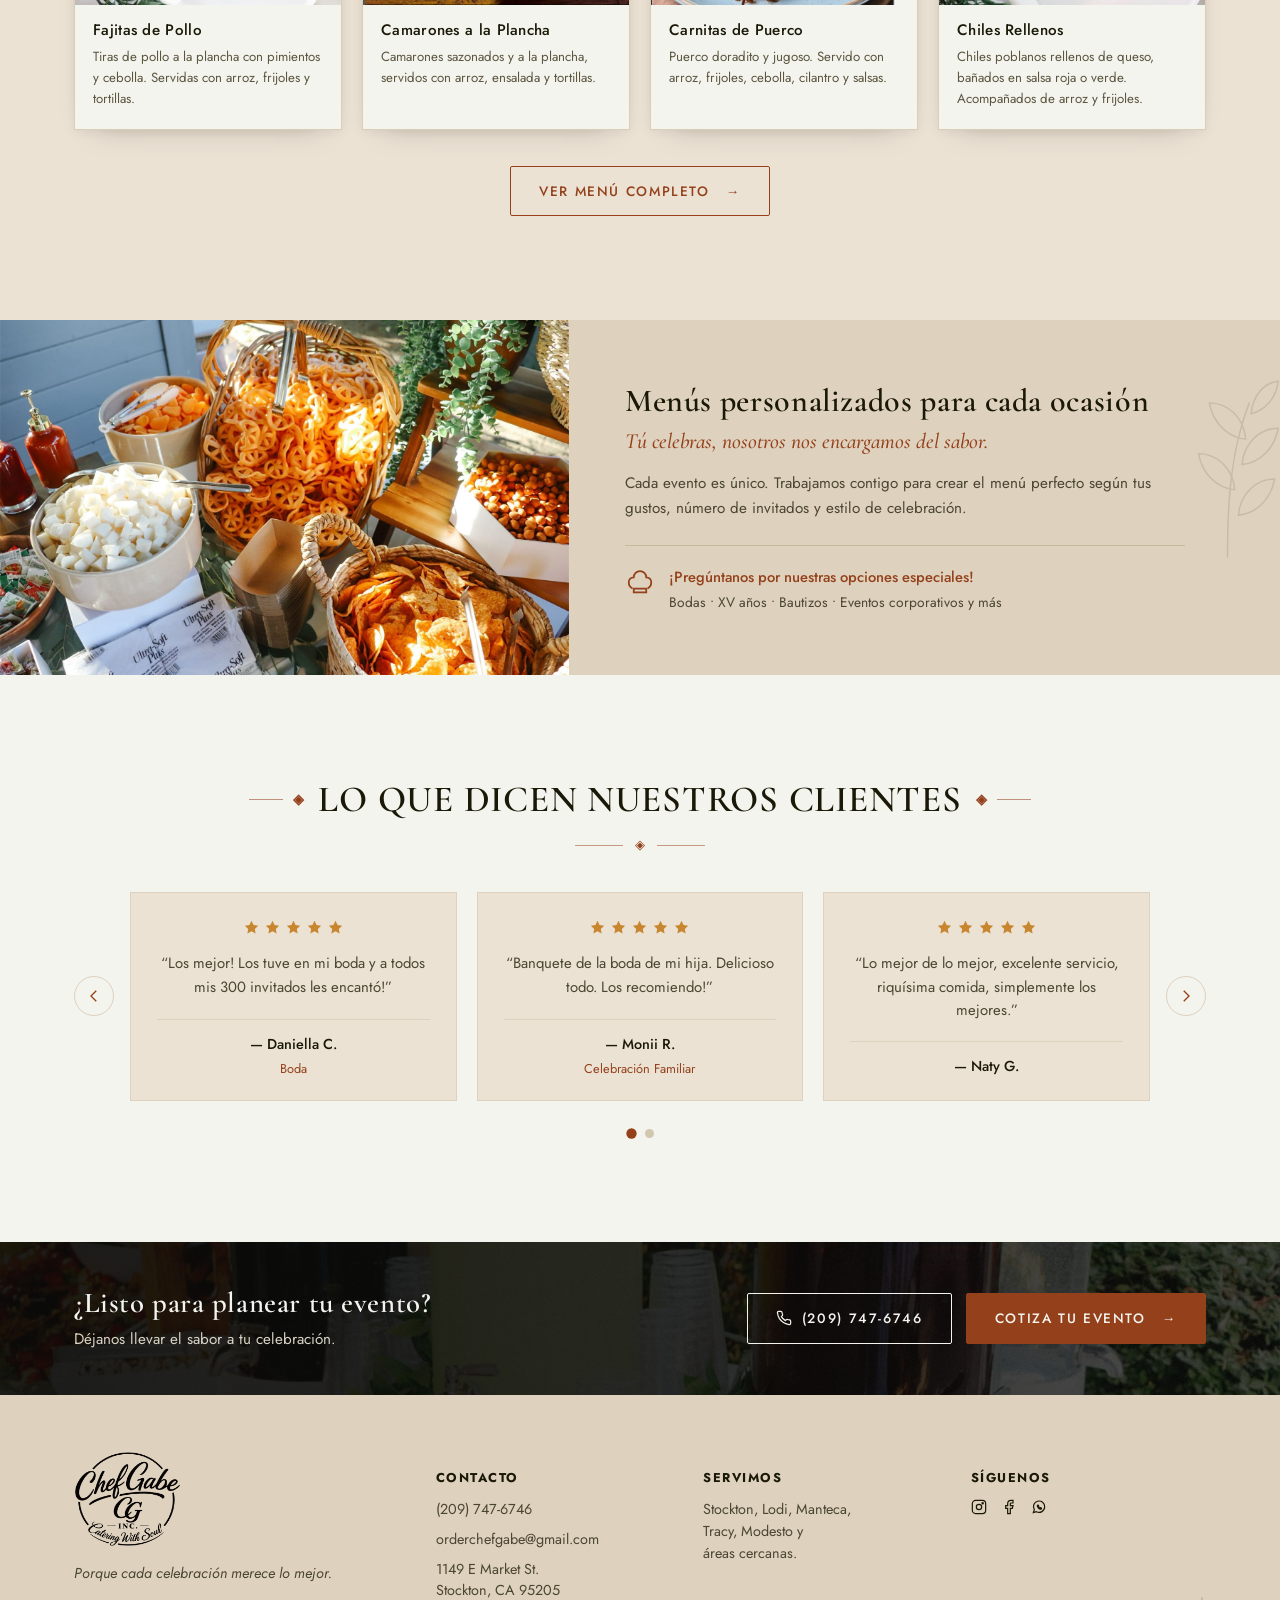
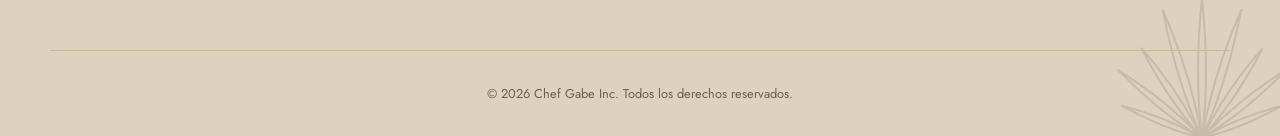
<file: our-food.html>
<!DOCTYPE html>
<html lang="es">
<head>
<meta charset="UTF-8">
<meta name="viewport" content="width=device-width, initial-scale=1.0">
<title data-i18n="pageTitleFood">Nuestra Comida | Chef Gabe Catering — Stockton, CA</title>
<meta name="description" data-i18n-content="metaDescFood" content="Platillos mexicanos tradicionales para catering: birria, mole, carnitas, barbacoa, chiles rellenos y más. Stockton y el Valle Central.">
<link rel="preconnect" href="https://fonts.googleapis.com">
<link rel="preconnect" href="https://fonts.gstatic.com" crossorigin>
<link href="https://fonts.googleapis.com/css2?family=Pinyon+Script&family=Cormorant+Garamond:wght@500;600;700&family=Jost:wght@400;500;600&display=swap" rel="stylesheet">
<link rel="stylesheet" href="css/styles.css">
<!-- Google tag (gtag.js) -->
<script async src="https://www.googletagmanager.com/gtag/js?id=G-7L2VQ6KVE9"></script>
<script>
  window.dataLayer = window.dataLayer || [];
  function gtag(){dataLayer.push(arguments);}
  gtag('js', new Date());

  gtag('config', 'G-7L2VQ6KVE9');
</script>
</head>
<body>

<!-- Utility bar -->
<div class="utility-bar">
  <div class="container utility-inner">
    <div class="utility-left">
      <a class="phone-link" href="tel:12097476746">
        <svg class="icon-sm" viewBox="0 0 24 24" fill="none" stroke="currentColor" stroke-width="1.8"><path d="M22 16.92v3a2 2 0 0 1-2.18 2 19.79 19.79 0 0 1-8.63-3.07 19.5 19.5 0 0 1-6-6 19.79 19.79 0 0 1-3.07-8.67A2 2 0 0 1 4.11 2h3a2 2 0 0 1 2 1.72c.127.96.362 1.903.7 2.81a2 2 0 0 1-.45 2.11L8.09 9.91a16 16 0 0 0 6 6l1.27-1.27a2 2 0 0 1 2.11-.45c.907.338 1.85.573 2.81.7A2 2 0 0 1 22 16.92z"/></svg>
        (209) 747-6746
      </a>
      <div class="lang-toggle" role="group" data-i18n-aria-label="langToggleLabel" aria-label="Cambiar idioma">
        <button type="button" class="lang-btn is-active" data-lang="es" aria-pressed="true">ES</button>
        <span class="lang-sep" aria-hidden="true">/</span>
        <button type="button" class="lang-btn" data-lang="en" aria-pressed="false">EN</button>
      </div>
    </div>
    <div class="social-links">
      <a href="https://www.instagram.com/agave_banquetes/" target="_blank" rel="noopener" aria-label="Instagram"><svg class="icon-sm" viewBox="0 0 24 24" fill="none" stroke="currentColor" stroke-width="1.8"><rect x="2" y="2" width="20" height="20" rx="5"/><circle cx="12" cy="12" r="4"/><circle cx="17.5" cy="6.5" r="1"/></svg></a>
      <a href="https://www.facebook.com/profile.php?id=100064198117109" target="_blank" rel="noopener" aria-label="Facebook"><svg class="icon-sm" viewBox="0 0 24 24" fill="none" stroke="currentColor" stroke-width="1.8"><path d="M18 2h-3a5 5 0 0 0-5 5v3H7v4h3v8h4v-8h3l1-4h-4V7a1 1 0 0 1 1-1h3z"/></svg></a>
      <a href="https://wa.me/12097476746" target="_blank" rel="noopener" aria-label="WhatsApp"><svg class="icon-sm" viewBox="0 0 24 24" fill="none" stroke="currentColor" stroke-width="1.8"><path d="M20.5 11.7a8.4 8.4 0 0 1-12.4 7.4L3.5 20.5 5 15.9a8.4 8.4 0 1 1 15.5-4.2z"/><path d="M9.6 9.4c.1-.3.3-.4.5-.4h.6c.2 0 .3.1.4.3l.6 1.3c.1.2 0 .4-.1.5l-.4.4c.4.9 1.1 1.6 2 2l.4-.4c.1-.1.3-.2.5-.1l1.3.6c.2.1.3.2.3.4v.6c0 .3-.2.4-.4.5-1.6.6-4.5-1.2-5.4-3.3-.3-.8-.4-1.7-.3-2.4z"/></svg></a>
    </div>
  </div>
</div>

<!-- Hero -->
<header class="hero">
  <nav class="navbar">
    <div class="container navbar-inner">
      <a href="index.html" class="logo">
        <img src="images/logo-badge-light.png" data-i18n-alt="altLogo" alt="Chef Gabe Inc — Catering With Soul" class="logo-img">
      </a>
      <button class="nav-toggle" data-i18n-aria-label="navToggleLabel" aria-label="Abrir menú" aria-expanded="false">
        <span></span><span></span><span></span>
      </button>
      <ul class="nav-links">
        <li><a href="index.html" data-i18n="navHome">Inicio</a></li>
        <li><a href="our-food.html" class="active" data-i18n="navFood">Nuestra Comida</a></li>
        <li><a href="events.html" data-i18n="navEvents">Eventos</a></li>
        <li><a href="menus.html" data-i18n="navMenus">Menús</a></li>
        <li><a href="reviews.html" data-i18n="navReviews">Reseñas</a></li>
        <li><a href="about.html" data-i18n="navAbout">Nosotros</a></li>
        <li><a href="contact.html" data-i18n="navContact">Contacto</a></li>
      </ul>
      <a href="contact.html" class="btn btn-primary nav-cta" data-i18n="navQuote">Cotizar</a>
    </div>
  </nav>

  <div class="container hero-content">
    <h1 class="h1-soft" data-i18n="ofTitle">Sabor que<br>une tradiciones.</h1>
    <div class="divider-flourish light">◈</div>
    <p class="hero-copy" data-i18n="ofCopy">Comida mexicana tradicional hecha con ingredientes frescos y recetas auténticas para hacer de tu evento algo inolvidable.</p>
  </div>
</header>

<!-- Category index -->
<section class="section food-explore-section" id="explore">
  <div class="container">
    <h2 class="section-heading-ornate"><span aria-hidden="true">◈</span> <span data-i18n="ofExploreTitle">Explora Nuestro Menú</span> <span aria-hidden="true">◈</span></h2>
    <div class="divider-flourish center-flourish">◈</div>

    <!-- A visual index of the food categories. Only Platos Principales
         has dish content so far, so these are labels rather than links;
         wire them up as each category gets its own dishes. -->
    <ul class="food-cats">
      <li class="food-cat is-current">
        <svg class="icon" viewBox="0 0 24 24" fill="none" stroke="currentColor" stroke-width="1.4" aria-hidden="true"><path d="M5 10h14v8a2 2 0 0 1-2 2H7a2 2 0 0 1-2-2z"/><path d="M4 10h16"/><path d="M8 10V8a4 4 0 0 1 8 0v2"/></svg>
        <span data-i18n="ofCat1">Platos Principales</span>
      </li>
      <li class="food-cat">
        <svg class="icon" viewBox="0 0 24 24" fill="none" stroke="currentColor" stroke-width="1.4" aria-hidden="true"><path d="M3 13h18a9 9 0 0 1-18 0z"/><path d="M2 17h20"/><path d="M9 9c0-1.5 1.5-1.5 1.5-3"/><path d="M14 9c0-1.5 1.5-1.5 1.5-3"/></svg>
        <span data-i18n="ofCat2">Acompañamientos</span>
      </li>
      <li class="food-cat">
        <svg class="icon" viewBox="0 0 24 24" fill="none" stroke="currentColor" stroke-width="1.4" aria-hidden="true"><path d="M7 8h10l-1 12H8z"/><path d="M6 8h12"/><path d="M12 4v4"/></svg>
        <span data-i18n="ofCat3">Bebidas</span>
      </li>
      <li class="food-cat">
        <svg class="icon" viewBox="0 0 24 24" fill="none" stroke="currentColor" stroke-width="1.4" aria-hidden="true"><path d="M3 14a9 9 0 0 1 18 0z"/><path d="M5 14c0 3 3 6 7 6s7-3 7-6"/></svg>
        <span data-i18n="ofCat4">Antojitos y Guarniciones</span>
      </li>
      <li class="food-cat">
        <svg class="icon" viewBox="0 0 24 24" fill="none" stroke="currentColor" stroke-width="1.4" aria-hidden="true"><path d="M4 20V11l8-5 8 5v9z"/><path d="M4 14h16"/></svg>
        <span data-i18n="ofCat5">Postres</span>
      </li>
      <li class="food-cat">
        <svg class="icon" viewBox="0 0 24 24" fill="none" stroke="currentColor" stroke-width="1.4" aria-hidden="true"><ellipse cx="12" cy="13" rx="8" ry="5"/><circle cx="12" cy="12" r="2"/></svg>
        <span data-i18n="ofCat6">Desayunos</span>
      </li>
      <li class="food-cat">
        <svg class="icon" viewBox="0 0 24 24" fill="none" stroke="currentColor" stroke-width="1.4" aria-hidden="true"><path d="M11 20A7 7 0 0 1 4 13c0-4 3-8 7-9 4 1 7 5 7 9a7 7 0 0 1-7 7z"/><path d="M11 20v-9"/></svg>
        <span data-i18n="ofCat7">Opciones Vegetarianas</span>
      </li>
    </ul>
  </div>
</section>

<!-- Main dishes -->
<section class="section dishes-section" id="main-dishes">
  <div class="container">
    <div class="dishes-head">
      <h2 class="dishes-title"><span data-i18n="ofCat1">Platos Principales</span></h2>
      <a href="menus.html" class="dishes-link"><span data-i18n="ofSeeAll">Ver todos los platillos principales</span> <span aria-hidden="true">→</span></a>
    </div>

    <!-- PHOTOS NEEDED: Pollo con Mole and Barbacoa de Res are still placeholders.
         Swap each remaining placeholder div for
         <img class="food-img" src="images/<name>.jpg" data-i18n-alt="<key>" alt="..."> -->
    <div class="food-grid-cards">
      <article class="food-card">
        <img src="images/birria-refried-beans.jpg" class="food-img focus-back-right" data-i18n-alt="altBirriaBeans" alt="Charola de buffet con birria de res y frijoles refritos">
        <div class="food-caption">
          <h3 data-i18n="ofD1n">Birria de Res</h3>
          <p data-i18n="ofD1d">Carne de res cocida lentamente con chiles y especias. Servida con consomé, cebolla, cilantro y limón.</p>
        </div>
      </article>
      <article class="food-card">
        <div class="placeholder-img food-img" data-label="Pollo con Mole photo"></div>
        <div class="food-caption">
          <h3 data-i18n="ofD2n">Pollo con Mole</h3>
          <p data-i18n="ofD2d">Pollo tierno bañado en nuestro mole tradicional, acompañado de arroz y frijoles.</p>
        </div>
      </article>
      <article class="food-card">
        <img src="images/pastor-chile-verde.jpg" class="food-img focus-back-right" data-i18n-alt="altPastorChileVerde" alt="Charola de buffet con carne al pastor y puerco en chile verde">
        <div class="food-caption">
          <h3 data-i18n="ofD3n">Carne de Puerco en Chile Verde</h3>
          <p data-i18n="ofD3d">Trozos de puerco en salsa de chile verde tatemado. Acompañado de arroz y frijoles.</p>
        </div>
      </article>
      <article class="food-card">
        <div class="placeholder-img food-img" data-label="Barbacoa de Res photo"></div>
        <div class="food-caption">
          <h3 data-i18n="ofD4n">Barbacoa de Res</h3>
          <p data-i18n="ofD4d">Res cocida lentamente con hierbas y especias. Servida con consomé, cebolla y cilantro.</p>
        </div>
      </article>
      <article class="food-card">
        <img src="images/fajitas-beef-chicken.jpg" class="food-img" data-i18n-alt="altFajitas" alt="Charola de buffet con fajitas de pollo y de res con pimientos y cebolla">
        <div class="food-caption">
          <h3 data-i18n="ofD5n">Fajitas de Pollo</h3>
          <p data-i18n="ofD5d">Tiras de pollo a la plancha con pimientos y cebolla. Servidas con arroz, frijoles y tortillas.</p>
        </div>
      </article>
      <article class="food-card">
        <img src="images/camarones.png" class="food-img" data-i18n-alt="altCamarones" alt="Camarones en salsa roja servidos con arroz, ensalada fresca y verduras al vapor">
        <div class="food-caption">
          <h3 data-i18n="ofD6n">Camarones a la Plancha</h3>
          <p data-i18n="ofD6d">Camarones sazonados y a la plancha, servidos con arroz, ensalada y tortillas.</p>
        </div>
      </article>
      <article class="food-card">
        <img src="images/carnitas.png" class="food-img" data-i18n-alt="altDishCarnitas" alt="Carnitas de puerco doraditas con arroz mexicano, frijoles refritos, chile toreado y limón">
        <div class="food-caption">
          <h3 data-i18n="ofD7n">Carnitas de Puerco</h3>
          <p data-i18n="ofD7d">Puerco doradito y jugoso. Servido con arroz, frijoles, cebolla, cilantro y salsas.</p>
        </div>
      </article>
      <article class="food-card">
        <img src="images/chiles-rellenos.jpg" class="food-img" data-i18n-alt="altChilesRellenos" alt="Charola de buffet con chiles rellenos">
        <div class="food-caption">
          <h3 data-i18n="ofD8n">Chiles Rellenos</h3>
          <p data-i18n="ofD8d">Chiles poblanos rellenos de queso, bañados en salsa roja o verde. Acompañados de arroz y frijoles.</p>
        </div>
      </article>
    </div>

    <div class="center-btn">
      <a href="menus.html" class="btn btn-outline"><span data-i18n="ofFullMenu">Ver Menú Completo</span> <span aria-hidden="true">→</span></a>
    </div>
  </div>
</section>

<!-- Custom menus -->
<section class="custom-section" id="custom">
  <div class="custom-media">
    <img src="images/snack-bar-closeup.jpg" data-i18n-alt="altSnackCloseup" alt="Barra de botanas con duros, totopos y salsa picante en canastas tejidas">
  </div>
  <div class="custom-panel">
    <div class="custom-inner">
      <h2 data-i18n="ofCustomTitle">Menús personalizados para cada ocasión</h2>
      <p class="script-accent" data-i18n="ofCustomScript">Tú celebras, nosotros nos encargamos del sabor.</p>
      <p class="custom-copy" data-i18n="ofCustomCopy">Cada evento es único. Trabajamos contigo para crear el menú perfecto según tus gustos, número de invitados y estilo de celebración.</p>

      <div class="custom-note">
        <svg class="icon" viewBox="0 0 24 24" fill="none" stroke="currentColor" stroke-width="1.4" aria-hidden="true"><path d="M7 21h10v-3H7z"/><path d="M6 18c-2-1-3-3-3-5a4 4 0 0 1 4-4 4.5 4.5 0 0 1 10 0 4 4 0 0 1 4 4c0 2-1 4-3 5"/></svg>
        <div>
          <p class="custom-note-title" data-i18n="ofSpecialTitle">¡Pregúntanos por nuestras opciones especiales!</p>
          <p class="custom-note-list" data-i18n="ofSpecialList">Bodas • XV años • Bautizos • Eventos corporativos y más</p>
        </div>
      </div>
    </div>

    <svg class="custom-leaf" viewBox="0 0 160 220" fill="none" stroke="currentColor" stroke-width="1.6" stroke-linecap="round" aria-hidden="true" focusable="false">
      <path d="M80 214 C80 150 84 96 104 44"/>
      <path d="M92 168 C112 166 128 150 132 128 C112 128 94 144 92 168 Z"/>
      <path d="M88 140 C68 138 52 122 48 100 C68 100 86 116 88 140 Z"/>
      <path d="M96 112 C116 110 132 94 136 72 C116 72 98 88 96 112 Z"/>
      <path d="M100 84 C80 82 64 66 60 44 C80 44 98 60 100 84 Z"/>
      <path d="M106 56 C122 52 134 38 136 20 C120 22 108 36 106 56 Z"/>
    </svg>
  </div>
</section>

<!-- Testimonials: driven by js/reviews.js, the same source as the
     Reviews page, so the two can never disagree. -->
<section class="section food-reviews-section" id="testimonials">
  <div class="container">
    <h2 class="section-heading-ornate"><span aria-hidden="true">◈</span> <span data-i18n="rvEyebrow">Lo Que Dicen Nuestros Clientes</span> <span aria-hidden="true">◈</span></h2>
    <div class="divider-flourish center-flourish">◈</div>

    <div class="carousel">
      <button type="button" class="carousel-arrow carousel-prev" id="carousel-prev" data-i18n-aria-label="ofPrev" aria-label="Reseñas anteriores">
        <svg viewBox="0 0 24 24" fill="none" stroke="currentColor" stroke-width="1.8" aria-hidden="true"><path d="m15 5-7 7 7 7"/></svg>
      </button>

      <div class="carousel-track" id="reviews-carousel"></div>

      <button type="button" class="carousel-arrow carousel-next" id="carousel-next" data-i18n-aria-label="ofNext" aria-label="Siguientes reseñas">
        <svg viewBox="0 0 24 24" fill="none" stroke="currentColor" stroke-width="1.8" aria-hidden="true"><path d="m9 5 7 7-7 7"/></svg>
      </button>
    </div>

    <div class="carousel-dots" id="carousel-dots"></div>
  </div>
</section>

<!-- Closing CTA -->
<section class="food-cta">
  <div class="food-cta-media">
    <img src="images/aguas-frescas-dispensers.jpg" data-i18n-alt="altAguasDispensers" alt="Vitroleros de aguas frescas con vasos, montados al aire libre">
  </div>
  <div class="container food-cta-inner">
    <div class="food-cta-copy">
      <h2 data-i18n="ofCtaTitle">¿Listo para planear tu evento?</h2>
      <p data-i18n="ofCtaCopy">Déjanos llevar el sabor a tu celebración.</p>
    </div>
    <div class="food-cta-actions">
      <a href="tel:12097476746" class="btn btn-outline-light">
        <svg class="icon-sm" viewBox="0 0 24 24" fill="none" stroke="currentColor" stroke-width="1.8" aria-hidden="true"><path d="M22 16.92v3a2 2 0 0 1-2.18 2 19.79 19.79 0 0 1-8.63-3.07 19.5 19.5 0 0 1-6-6 19.79 19.79 0 0 1-3.07-8.67A2 2 0 0 1 4.11 2h3a2 2 0 0 1 2 1.72c.127.96.362 1.903.7 2.81a2 2 0 0 1-.45 2.11L8.09 9.91a16 16 0 0 0 6 6l1.27-1.27a2 2 0 0 1 2.11-.45c.907.338 1.85.573 2.81.7A2 2 0 0 1 22 16.92z"/></svg>
        (209) 747-6746
      </a>
      <a href="contact.html" class="btn btn-primary"><span data-i18n="heroCtaQuote">Cotiza Tu Evento</span> <span aria-hidden="true">→</span></a>
    </div>
  </div>
</section>

<!-- Footer -->
<footer class="site-footer">
  <div class="container footer-grid">
    <div class="footer-brand">
      <img src="images/logo-badge-dark.png" data-i18n-alt="altLogo" alt="Chef Gabe Inc — Catering With Soul" class="footer-logo-img">
      <p class="footer-quote" data-i18n="footerQuote">Porque cada celebración merece lo mejor.</p>
    </div>
    <div class="footer-col">
      <h4 data-i18n="footerContact">Contacto</h4>
      <p><a href="tel:12097476746">(209) 747-6746</a></p>
      <p><a href="mailto:orderchefgabe@gmail.com">orderchefgabe@gmail.com</a></p>
      <p>1149 E Market St.<br>Stockton, CA 95205</p>
    </div>
    <div class="footer-col">
      <h4 data-i18n="footerServing">Servimos</h4>
      <p data-i18n="footerServingCopy">Stockton, Lodi, Manteca,<br>Tracy, Modesto y<br>áreas cercanas.</p>
    </div>
    <div class="footer-col">
      <h4 data-i18n="footerFollow">Síguenos</h4>
      <div class="social-links">
        <a href="https://www.instagram.com/agave_banquetes/" target="_blank" rel="noopener" aria-label="Instagram"><svg class="icon-sm" viewBox="0 0 24 24" fill="none" stroke="currentColor" stroke-width="1.8"><rect x="2" y="2" width="20" height="20" rx="5"/><circle cx="12" cy="12" r="4"/><circle cx="17.5" cy="6.5" r="1"/></svg></a>
        <a href="https://www.facebook.com/profile.php?id=100064198117109" target="_blank" rel="noopener" aria-label="Facebook"><svg class="icon-sm" viewBox="0 0 24 24" fill="none" stroke="currentColor" stroke-width="1.8"><path d="M18 2h-3a5 5 0 0 0-5 5v3H7v4h3v8h4v-8h3l1-4h-4V7a1 1 0 0 1 1-1h3z"/></svg></a>
        <a href="https://wa.me/12097476746" target="_blank" rel="noopener" aria-label="WhatsApp"><svg class="icon-sm" viewBox="0 0 24 24" fill="none" stroke="currentColor" stroke-width="1.8"><path d="M20.5 11.7a8.4 8.4 0 0 1-12.4 7.4L3.5 20.5 5 15.9a8.4 8.4 0 1 1 15.5-4.2z"/><path d="M9.6 9.4c.1-.3.3-.4.5-.4h.6c.2 0 .3.1.4.3l.6 1.3c.1.2 0 .4-.1.5l-.4.4c.4.9 1.1 1.6 2 2l.4-.4c.1-.1.3-.2.5-.1l1.3.6c.2.1.3.2.3.4v.6c0 .3-.2.4-.4.5-1.6.6-4.5-1.2-5.4-3.3-.3-.8-.4-1.7-.3-2.4z"/></svg></a>
      </div>
    </div>
  </div>
  <div class="container footer-bottom">
    <p><span aria-hidden="true">©</span> <span id="year"></span> <span data-i18n="footerRights">Chef Gabe Inc. Todos los derechos reservados.</span></p>
  </div>

  <svg class="footer-agave" viewBox="0 0 200 164" fill="none" stroke="currentColor"
       stroke-width="2" stroke-linejoin="round" stroke-linecap="round"
       aria-hidden="true" focusable="false">
    <path d="M100 152 Q94 112 100 66 Q106 112 100 152 Z" transform="rotate(-68 100 152)"/>
    <path d="M100 152 Q93 100 100 44 Q107 100 100 152 Z" transform="rotate(-51 100 152)"/>
    <path d="M100 152 Q93 100 100 44 Q107 100 100 152 Z" transform="rotate(-34 100 152)"/>
    <path d="M100 152 Q92 88 100 18 Q108 88 100 152 Z" transform="rotate(-17 100 152)"/>
    <path d="M100 152 Q92 88 100 12 Q108 88 100 152 Z"/>
    <path d="M100 152 Q92 88 100 18 Q108 88 100 152 Z" transform="rotate(17 100 152)"/>
    <path d="M100 152 Q93 100 100 44 Q107 100 100 152 Z" transform="rotate(34 100 152)"/>
    <path d="M100 152 Q93 100 100 44 Q107 100 100 152 Z" transform="rotate(51 100 152)"/>
    <path d="M100 152 Q94 112 100 66 Q106 112 100 152 Z" transform="rotate(68 100 152)"/>
    <path d="M78 154 Q100 146 122 154" stroke-width="1.6"/>
  </svg>
</footer>

<script src="js/translations.js"></script>
<script src="js/reviews.js"></script>
<script src="js/i18n.js"></script>
<script src="js/reviews-ui.js"></script>
<script src="js/script.js"></script>
</body>
</html>
</file>
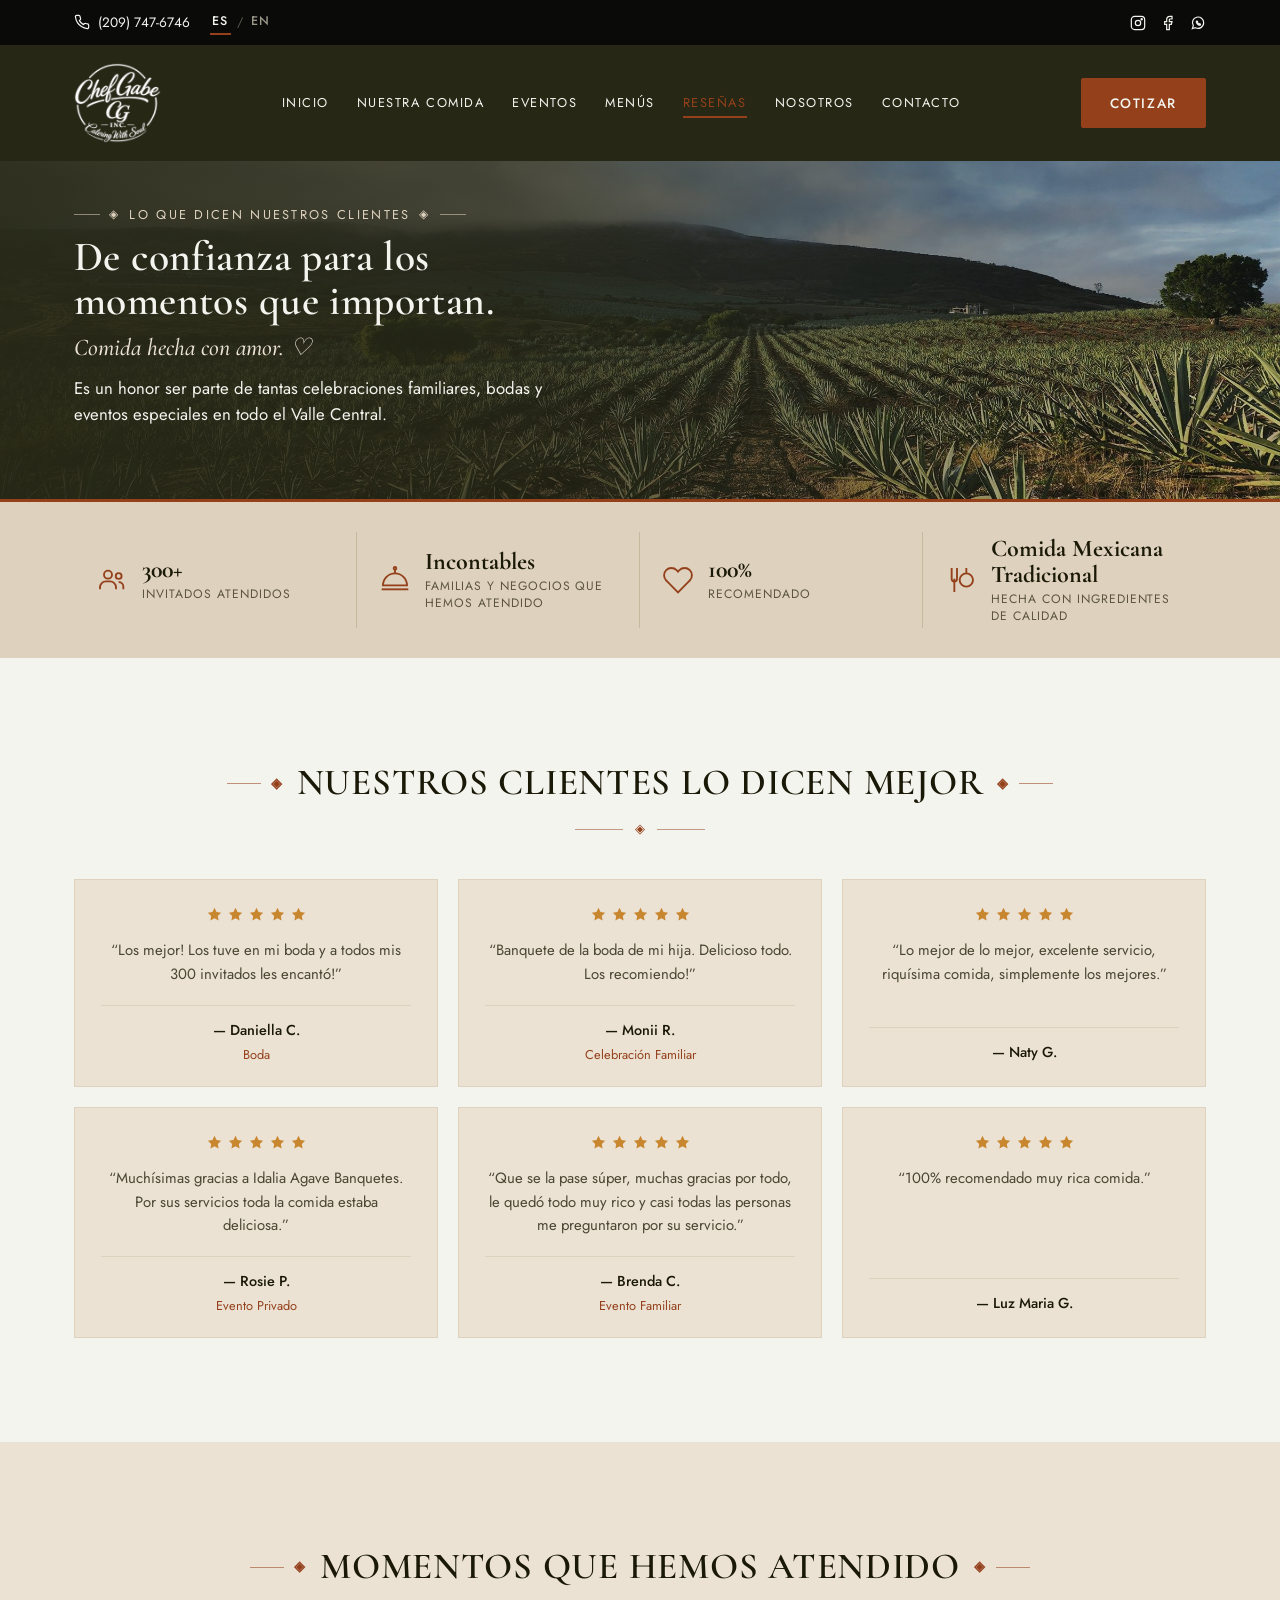
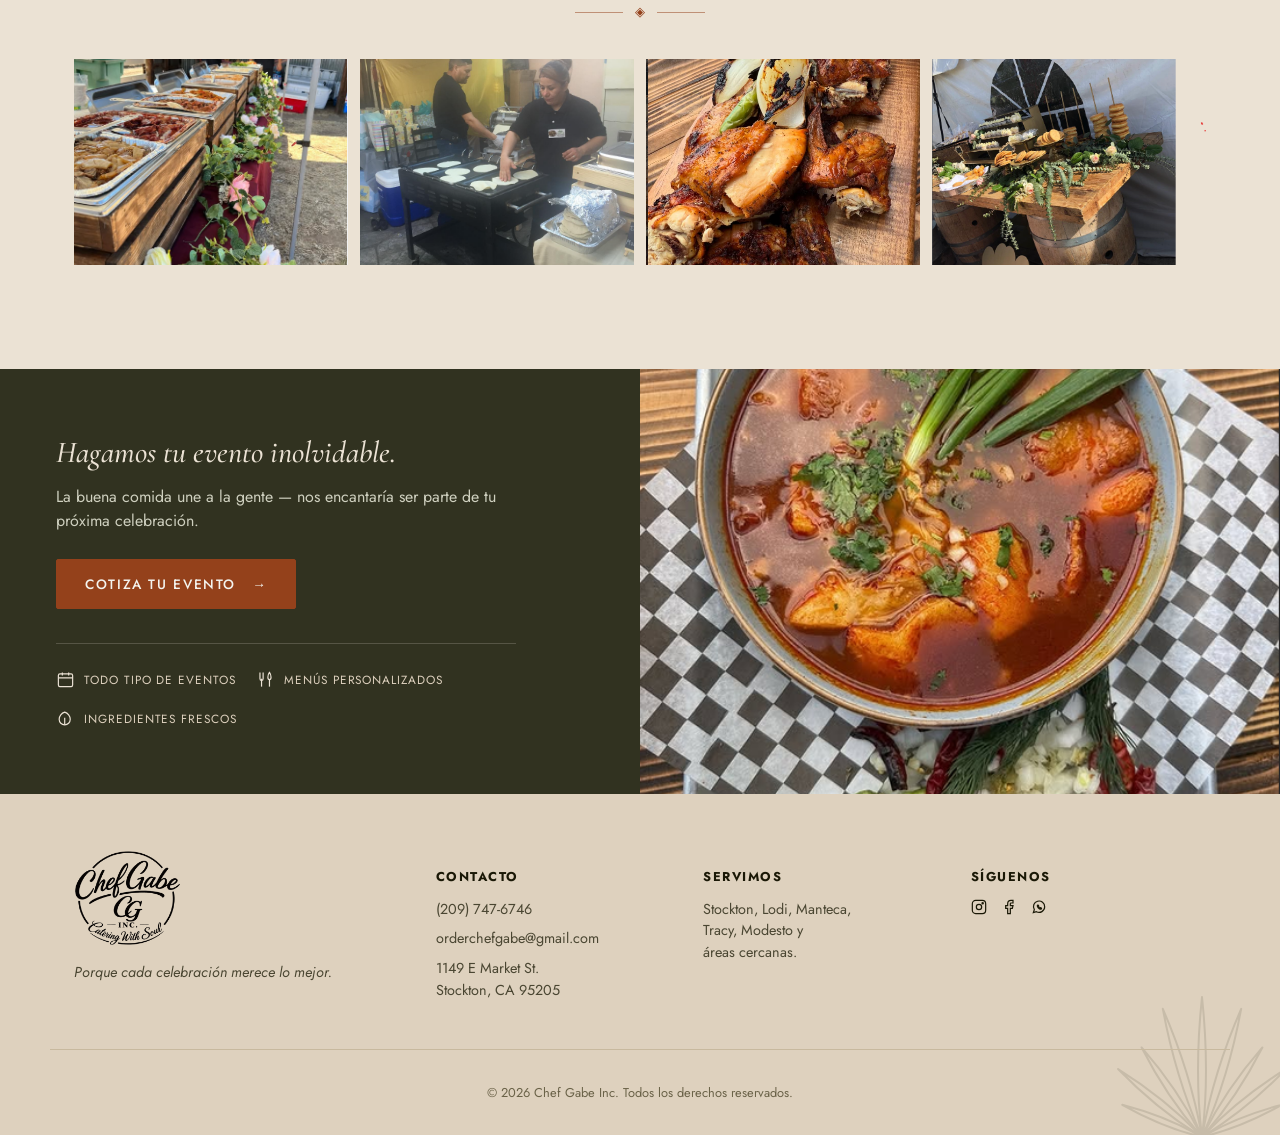
<file: reviews.html>
<!DOCTYPE html>
<html lang="es">
<head>
<meta charset="UTF-8">
<meta name="viewport" content="width=device-width, initial-scale=1.0">
<title data-i18n="pageTitleReviews">Reseñas | Chef Gabe Catering — Stockton, CA</title>
<meta name="description" data-i18n-content="metaDescReviews" content="Lo que dicen nuestros clientes sobre el catering de Chef Gabe: bodas, quinceañeras y eventos familiares en Stockton y el Valle Central.">
<link rel="preconnect" href="https://fonts.googleapis.com">
<link rel="preconnect" href="https://fonts.gstatic.com" crossorigin>
<link href="https://fonts.googleapis.com/css2?family=Pinyon+Script&family=Cormorant+Garamond:wght@500;600;700&family=Jost:wght@400;500;600&display=swap" rel="stylesheet">
<link rel="stylesheet" href="css/styles.css">
<!-- Google tag (gtag.js) -->
<script async src="https://www.googletagmanager.com/gtag/js?id=G-7L2VQ6KVE9"></script>
<script>
  window.dataLayer = window.dataLayer || [];
  function gtag(){dataLayer.push(arguments);}
  gtag('js', new Date());

  gtag('config', 'G-7L2VQ6KVE9');
</script>
</head>
<body>

<!-- Utility bar -->
<div class="utility-bar">
  <div class="container utility-inner">
    <div class="utility-left">
      <a class="phone-link" href="tel:12097476746">
        <svg class="icon-sm" viewBox="0 0 24 24" fill="none" stroke="currentColor" stroke-width="1.8"><path d="M22 16.92v3a2 2 0 0 1-2.18 2 19.79 19.79 0 0 1-8.63-3.07 19.5 19.5 0 0 1-6-6 19.79 19.79 0 0 1-3.07-8.67A2 2 0 0 1 4.11 2h3a2 2 0 0 1 2 1.72c.127.96.362 1.903.7 2.81a2 2 0 0 1-.45 2.11L8.09 9.91a16 16 0 0 0 6 6l1.27-1.27a2 2 0 0 1 2.11-.45c.907.338 1.85.573 2.81.7A2 2 0 0 1 22 16.92z"/></svg>
        (209) 747-6746
      </a>
      <div class="lang-toggle" role="group" data-i18n-aria-label="langToggleLabel" aria-label="Cambiar idioma">
        <button type="button" class="lang-btn is-active" data-lang="es" aria-pressed="true">ES</button>
        <span class="lang-sep" aria-hidden="true">/</span>
        <button type="button" class="lang-btn" data-lang="en" aria-pressed="false">EN</button>
      </div>
    </div>
    <div class="social-links">
      <a href="https://www.instagram.com/agave_banquetes/" target="_blank" rel="noopener" aria-label="Instagram"><svg class="icon-sm" viewBox="0 0 24 24" fill="none" stroke="currentColor" stroke-width="1.8"><rect x="2" y="2" width="20" height="20" rx="5"/><circle cx="12" cy="12" r="4"/><circle cx="17.5" cy="6.5" r="1"/></svg></a>
      <a href="https://www.facebook.com/profile.php?id=100064198117109" target="_blank" rel="noopener" aria-label="Facebook"><svg class="icon-sm" viewBox="0 0 24 24" fill="none" stroke="currentColor" stroke-width="1.8"><path d="M18 2h-3a5 5 0 0 0-5 5v3H7v4h3v8h4v-8h3l1-4h-4V7a1 1 0 0 1 1-1h3z"/></svg></a>
      <a href="https://wa.me/12097476746" target="_blank" rel="noopener" aria-label="WhatsApp"><svg class="icon-sm" viewBox="0 0 24 24" fill="none" stroke="currentColor" stroke-width="1.8"><path d="M20.5 11.7a8.4 8.4 0 0 1-12.4 7.4L3.5 20.5 5 15.9a8.4 8.4 0 1 1 15.5-4.2z"/><path d="M9.6 9.4c.1-.3.3-.4.5-.4h.6c.2 0 .3.1.4.3l.6 1.3c.1.2 0 .4-.1.5l-.4.4c.4.9 1.1 1.6 2 2l.4-.4c.1-.1.3-.2.5-.1l1.3.6c.2.1.3.2.3.4v.6c0 .3-.2.4-.4.5-1.6.6-4.5-1.2-5.4-3.3-.3-.8-.4-1.7-.3-2.4z"/></svg></a>
    </div>
  </div>
</div>

<!-- Hero: same full-photo component as index.html and events.html -->
<header class="hero">
  <nav class="navbar">
    <div class="container navbar-inner">
      <a href="index.html" class="logo">
        <img src="images/logo-badge-light.png" data-i18n-alt="altLogo" alt="Chef Gabe Inc — Catering With Soul" class="logo-img">
      </a>
      <button class="nav-toggle" data-i18n-aria-label="navToggleLabel" aria-label="Abrir menú" aria-expanded="false">
        <span></span><span></span><span></span>
      </button>
      <ul class="nav-links">
        <li><a href="index.html" data-i18n="navHome">Inicio</a></li>
        <li><a href="our-food.html" data-i18n="navFood">Nuestra Comida</a></li>
        <li><a href="events.html" data-i18n="navEvents">Eventos</a></li>
        <li><a href="menus.html" data-i18n="navMenus">Menús</a></li>
        <li><a href="reviews.html" class="active" data-i18n="navReviews">Reseñas</a></li>
        <li><a href="about.html" data-i18n="navAbout">Nosotros</a></li>
        <li><a href="contact.html" data-i18n="navContact">Contacto</a></li>
      </ul>
      <a href="contact.html" class="btn btn-primary nav-cta" data-i18n="navQuote">Cotizar</a>
    </div>
  </nav>

  <div class="container hero-content">
    <p class="eyebrow eyebrow-light"><span aria-hidden="true">◈</span> <span data-i18n="rvEyebrow">Lo Que Dicen Nuestros Clientes</span> <span aria-hidden="true">◈</span></p>
    <h1 class="h1-soft" data-i18n="rvTitle">De confianza para los<br>momentos que importan.</h1>
    <p class="script-accent script-light"><span data-i18n="talkSignature">Comida hecha con amor.</span> <span aria-hidden="true">♡</span></p>
    <p class="hero-copy" data-i18n="rvCopy">Es un honor ser parte de tantas celebraciones familiares, bodas y eventos especiales en todo el Valle Central.</p>
  </div>
</header>

<!-- Stats bar -->
<section class="stats-bar">
  <div class="container stats-grid">
    <div class="stat">
      <svg class="icon" viewBox="0 0 24 24" fill="none" stroke="currentColor" stroke-width="1.4" aria-hidden="true"><circle cx="9" cy="8" r="3"/><circle cx="17" cy="9" r="2.2"/><path d="M3 19v-1.5A4.5 4.5 0 0 1 7.5 13h3a4.5 4.5 0 0 1 4.5 4.5V19"/><path d="M17 13.5a3.5 3.5 0 0 1 3.5 3.5V19"/></svg>
      <div>
        <p class="stat-num" data-i18n="rvStat1Num">300+</p>
        <p class="stat-label" data-i18n="rvStat1Label">Invitados Atendidos</p>
      </div>
    </div>
    <div class="stat">
      <svg class="icon" viewBox="0 0 24 24" fill="none" stroke="currentColor" stroke-width="1.4" aria-hidden="true"><path d="M3 16h18a9 9 0 0 0-18 0z"/><path d="M2 19h20"/><path d="M12 4v3"/><circle cx="12" cy="3.2" r="1"/></svg>
      <div>
        <p class="stat-num" data-i18n="rvStat2Num">Incontables</p>
        <p class="stat-label" data-i18n="rvStat2Label">Familias y negocios que hemos atendido</p>
      </div>
    </div>
    <div class="stat">
      <svg class="icon" viewBox="0 0 24 24" fill="none" stroke="currentColor" stroke-width="1.4" aria-hidden="true"><path d="M20.84 4.61a5.5 5.5 0 0 0-7.78 0L12 5.67l-1.06-1.06a5.5 5.5 0 0 0-7.78 7.78l1.06 1.06L12 21.23l7.78-7.78 1.06-1.06a5.5 5.5 0 0 0 0-7.78z"/></svg>
      <div>
        <p class="stat-num" data-i18n="rvStat3Num">100%</p>
        <p class="stat-label" data-i18n="rvStat3Label">Recomendado</p>
      </div>
    </div>
    <div class="stat">
      <svg class="icon" viewBox="0 0 24 24" fill="none" stroke="currentColor" stroke-width="1.4" aria-hidden="true"><path d="M5 3v8a2 2 0 0 0 4 0V3"/><path d="M7 11v10"/><circle cx="16" cy="12" r="5"/><path d="M16 3v4"/></svg>
      <div>
        <p class="stat-num" data-i18n="rvStat4Num">Comida Mexicana Tradicional</p>
        <p class="stat-label" data-i18n="rvStat4Label">Hecha con ingredientes de calidad</p>
      </div>
    </div>
  </div>
</section>

<!-- Reviews -->
<section class="section reviews-section" id="reviews">
  <div class="container">
    <h2 class="section-heading-ornate"><span aria-hidden="true">◈</span> <span data-i18n="rvSectionTitle">Nuestros Clientes Lo Dicen Mejor</span> <span aria-hidden="true">◈</span></h2>
    <div class="divider-flourish center-flourish">◈</div>

    <noscript>
      <p class="calc-noscript">Las reseñas se cargan con JavaScript. Escríbenos y con gusto te compartimos referencias de clientes.</p>
    </noscript>

    <!-- Cards are rendered from js/reviews.js by js/reviews-ui.js. -->
    <div class="reviews-grid" id="reviews-grid"></div>

    <div class="center-btn">
      <button type="button" class="btn btn-outline" id="reviews-more" hidden>
        <span data-i18n="rvLoadMore">Ver Más Reseñas</span> <span aria-hidden="true">→</span>
      </button>
    </div>
  </div>
</section>

<!-- Moments we've catered -->
<section class="section moments-section" id="moments">
  <div class="container">
    <h2 class="section-heading-ornate"><span aria-hidden="true">◈</span> <span data-i18n="rvMomentsTitle">Momentos Que Hemos Atendido</span> <span aria-hidden="true">◈</span></h2>
    <div class="divider-flourish center-flourish">◈</div>

    <div class="moments-strip">
      <img src="images/outdoor-farm-buffet.png" class="moment-img" data-i18n-alt="altFarmBuffet" alt="Línea de buffet al aire libre sobre cajas de madera, decorada con guirnalda de rosas, en un evento en el campo">
      <img src="images/handmade-tortillas.png" class="moment-img" data-i18n-alt="altTortillas" alt="Tortillas de maíz hechas a mano cociéndose en un comal durante un evento">
      <img src="images/pollo-asado.png" class="moment-img" data-i18n-alt="altPolloAsado" alt="Pollo asado a la parrilla en tabla de madera con cebollitas, limón, salsa y pico de gallo">
      <img src="images/dessert-table-barrels.png" class="moment-img" data-i18n-alt="altDessertTable" alt="Mesa de postres montada sobre barricas de vino, decorada con eucalipto y rosas">
    </div>
  </div>
</section>

<!-- Closing CTA -->
<section class="reviews-cta">
  <div class="reviews-cta-panel">
    <div class="reviews-cta-inner">
      <p class="script-accent script-light" data-i18n="rvCtaScript">Hagamos tu evento inolvidable.</p>
      <p class="reviews-cta-copy" data-i18n="rvCtaCopy">La buena comida une a la gente — nos encantaría ser parte de tu próxima celebración.</p>

      <a href="contact.html" class="btn btn-primary"><span data-i18n="heroCtaQuote">Cotiza Tu Evento</span> <span aria-hidden="true">→</span></a>

      <ul class="cta-features">
        <li>
          <svg class="icon-sm" viewBox="0 0 24 24" fill="none" stroke="currentColor" stroke-width="1.5" aria-hidden="true"><rect x="3" y="5" width="18" height="16" rx="2"/><path d="M8 3v4M16 3v4M3 10h18"/></svg>
          <span data-i18n="rvFeat1">Todo Tipo de Eventos</span>
        </li>
        <li>
          <svg class="icon-sm" viewBox="0 0 24 24" fill="none" stroke="currentColor" stroke-width="1.5" aria-hidden="true"><path d="M5 3v8a2 2 0 0 0 4 0V3"/><path d="M7 11v10"/><path d="M17 3c-1.5 2-2 4-2 6s.5 3 2 3 2-1 2-3-.5-4-2-6z"/><path d="M17 12v9"/></svg>
          <span data-i18n="rvFeat2">Menús Personalizados</span>
        </li>
        <li>
          <svg class="icon-sm" viewBox="0 0 24 24" fill="none" stroke="currentColor" stroke-width="1.5" aria-hidden="true"><path d="M11 20A7 7 0 0 1 4 13c0-4 3-8 7-9 4 1 7 5 7 9a7 7 0 0 1-7 7z"/><path d="M11 20v-9"/></svg>
          <span data-i18n="rvFeat3">Ingredientes Frescos</span>
        </li>
      </ul>
    </div>
  </div>

  <div class="reviews-cta-media">
    <img src="images/menudo.png" data-i18n-alt="altMenudo" alt="Tazón de menudo en caldo rojo con cebolla, cilantro, rábano y limón">
  </div>
</section>

<!-- Footer -->
<footer class="site-footer">
  <div class="container footer-grid">
    <div class="footer-brand">
      <img src="images/logo-badge-dark.png" data-i18n-alt="altLogo" alt="Chef Gabe Inc — Catering With Soul" class="footer-logo-img">
      <p class="footer-quote" data-i18n="footerQuote">Porque cada celebración merece lo mejor.</p>
    </div>
    <div class="footer-col">
      <h4 data-i18n="footerContact">Contacto</h4>
      <p><a href="tel:12097476746">(209) 747-6746</a></p>
      <p><a href="mailto:orderchefgabe@gmail.com">orderchefgabe@gmail.com</a></p>
      <p>1149 E Market St.<br>Stockton, CA 95205</p>
    </div>
    <div class="footer-col">
      <h4 data-i18n="footerServing">Servimos</h4>
      <p data-i18n="footerServingCopy">Stockton, Lodi, Manteca,<br>Tracy, Modesto y<br>áreas cercanas.</p>
    </div>
    <div class="footer-col">
      <h4 data-i18n="footerFollow">Síguenos</h4>
      <div class="social-links">
        <a href="https://www.instagram.com/agave_banquetes/" target="_blank" rel="noopener" aria-label="Instagram"><svg class="icon-sm" viewBox="0 0 24 24" fill="none" stroke="currentColor" stroke-width="1.8"><rect x="2" y="2" width="20" height="20" rx="5"/><circle cx="12" cy="12" r="4"/><circle cx="17.5" cy="6.5" r="1"/></svg></a>
        <a href="https://www.facebook.com/profile.php?id=100064198117109" target="_blank" rel="noopener" aria-label="Facebook"><svg class="icon-sm" viewBox="0 0 24 24" fill="none" stroke="currentColor" stroke-width="1.8"><path d="M18 2h-3a5 5 0 0 0-5 5v3H7v4h3v8h4v-8h3l1-4h-4V7a1 1 0 0 1 1-1h3z"/></svg></a>
        <a href="https://wa.me/12097476746" target="_blank" rel="noopener" aria-label="WhatsApp"><svg class="icon-sm" viewBox="0 0 24 24" fill="none" stroke="currentColor" stroke-width="1.8"><path d="M20.5 11.7a8.4 8.4 0 0 1-12.4 7.4L3.5 20.5 5 15.9a8.4 8.4 0 1 1 15.5-4.2z"/><path d="M9.6 9.4c.1-.3.3-.4.5-.4h.6c.2 0 .3.1.4.3l.6 1.3c.1.2 0 .4-.1.5l-.4.4c.4.9 1.1 1.6 2 2l.4-.4c.1-.1.3-.2.5-.1l1.3.6c.2.1.3.2.3.4v.6c0 .3-.2.4-.4.5-1.6.6-4.5-1.2-5.4-3.3-.3-.8-.4-1.7-.3-2.4z"/></svg></a>
      </div>
    </div>
  </div>
  <div class="container footer-bottom">
    <p><span aria-hidden="true">©</span> <span id="year"></span> <span data-i18n="footerRights">Chef Gabe Inc. Todos los derechos reservados.</span></p>
  </div>

  <svg class="footer-agave" viewBox="0 0 200 164" fill="none" stroke="currentColor"
       stroke-width="2" stroke-linejoin="round" stroke-linecap="round"
       aria-hidden="true" focusable="false">
    <path d="M100 152 Q94 112 100 66 Q106 112 100 152 Z" transform="rotate(-68 100 152)"/>
    <path d="M100 152 Q93 100 100 44 Q107 100 100 152 Z" transform="rotate(-51 100 152)"/>
    <path d="M100 152 Q93 100 100 44 Q107 100 100 152 Z" transform="rotate(-34 100 152)"/>
    <path d="M100 152 Q92 88 100 18 Q108 88 100 152 Z" transform="rotate(-17 100 152)"/>
    <path d="M100 152 Q92 88 100 12 Q108 88 100 152 Z"/>
    <path d="M100 152 Q92 88 100 18 Q108 88 100 152 Z" transform="rotate(17 100 152)"/>
    <path d="M100 152 Q93 100 100 44 Q107 100 100 152 Z" transform="rotate(34 100 152)"/>
    <path d="M100 152 Q93 100 100 44 Q107 100 100 152 Z" transform="rotate(51 100 152)"/>
    <path d="M100 152 Q94 112 100 66 Q106 112 100 152 Z" transform="rotate(68 100 152)"/>
    <path d="M78 154 Q100 146 122 154" stroke-width="1.6"/>
  </svg>
</footer>

<script src="js/translations.js"></script>
<script src="js/reviews.js"></script>
<script src="js/review-schema.js"></script>
<script src="js/i18n.js"></script>
<script src="js/reviews-ui.js"></script>
<script src="js/script.js"></script>
</body>
</html>
</file>
<file: css/styles.css>
/* =========================================================
   Chef Gabe Catering — Brand tokens
   ========================================================= */
:root {
  --color-espresso: #0A0A08;
  --color-rust: #94411B;
  --color-rust-dark: #7A3515;
  --color-olive: #313220;
  --color-olive-dark: #262715;
  --color-cream: #EBE2D4;
  --color-tan: #DED1BE;
  --color-offwhite: #F4F4EF;
  --color-ink: #1A1806;

  --font-script: 'Pinyon Script', cursive;
  --font-display: 'Cormorant Garamond', serif;
  --font-body: 'Jost', sans-serif;

  --container-width: 1180px;
  --radius: 2px;
  --transition: 0.25s ease;

  /* Uppercase tracking — the mockup uses wide, deliberate letter-spacing
     on every all-caps run. One token per role keeps it consistent. */
  --track-eyebrow: 0.18em;   /* eyebrows / small rust labels */
  --track-nav: 0.12em;       /* nav links, buttons, footer headings */
  --track-label: 0.08em;     /* small caps h3 labels inside cards */
  --track-display: 0.02em;   /* large display headings */

  /* Vertical rhythm */
  --section-pad: 104px;      /* major sections */
  --band-pad: 60px;          /* slim accent bands */

  /* Photo hover */
  --zoom-transition: 0.6s cubic-bezier(0.22, 0.61, 0.36, 1);
}

* { box-sizing: border-box; }
html { scroll-behavior: smooth; }

body {
  margin: 0;
  font-family: var(--font-body);
  color: var(--color-ink);
  background: var(--color-cream);
  line-height: 1.5;
  -webkit-font-smoothing: antialiased;
}

img, .placeholder-img { display: block; max-width: 100%; }

a { color: inherit; text-decoration: none; }

.container {
  max-width: var(--container-width);
  margin: 0 auto;
  padding: 0 24px;
}

h1, h2, h3 {
  font-family: var(--font-display);
  font-weight: 600;
  margin: 0;
  letter-spacing: var(--track-display);
}

/* Placeholder image blocks — swap with real <img> tags later */
.placeholder-img {
  position: relative;
  background: repeating-linear-gradient(135deg, #cfc4ac, #cfc4ac 10px, #c3b8a0 10px, #c3b8a0 20px);
  display: flex;
  align-items: center;
  justify-content: center;
  color: #6b5f47;
  font-family: var(--font-body);
  font-size: 0.75rem;
  text-align: center;
  padding: 8px;
  overflow: hidden;
}
.placeholder-img::before {
  content: attr(data-label);
  background: rgba(255,255,255,0.85);
  padding: 4px 10px;
  border-radius: 3px;
}

/* Buttons */
.btn {
  display: inline-flex;
  align-items: center;
  gap: 16px;
  font-family: var(--font-body);
  font-weight: 500;
  font-size: 0.85rem;
  letter-spacing: var(--track-nav);
  text-transform: uppercase;
  padding: 14px 28px;
  border: 1px solid transparent;
  border-radius: var(--radius);
  cursor: pointer;
  transition: background var(--transition), color var(--transition), border-color var(--transition);
  white-space: nowrap;
}
.btn-primary {
  background: var(--color-rust);
  color: var(--color-offwhite);
  border-color: var(--color-rust);
}
.btn-primary:hover { background: var(--color-rust-dark); border-color: var(--color-rust-dark); }

.btn-outline-light {
  background: transparent;
  color: var(--color-offwhite);
  border-color: var(--color-offwhite);
}
.btn-outline-light:hover { background: var(--color-offwhite); color: var(--color-ink); }

.btn-outline {
  background: transparent;
  color: var(--color-rust);
  border-color: var(--color-rust);
}
.btn-outline:hover { background: var(--color-rust); color: var(--color-offwhite); }

/* Eyebrow + dividers */
.eyebrow {
  color: var(--color-rust);
  font-size: 0.8rem;
  letter-spacing: var(--track-eyebrow);
  text-transform: uppercase;
  margin: 0 0 12px;
}
.eyebrow.center { text-align: center; }
.divider-flourish {
  color: var(--color-rust);
  font-size: 1rem;
  margin: 14px 0;
}
.divider-flourish.light { color: var(--color-cream); }

/* =========================================================
   Utility bar
   ========================================================= */
.utility-bar {
  background: var(--color-espresso);
  color: var(--color-offwhite);
  font-size: 0.85rem;
  padding: 10px 0;
}
.utility-inner {
  display: flex;
  align-items: center;
  justify-content: space-between;
}
.phone-link { display: inline-flex; align-items: center; gap: 8px; }
.icon-sm { width: 16px; height: 16px; }
.social-links { display: flex; gap: 14px; }
.social-links a { display: inline-flex; }

/* =========================================================
   Header / Hero
   ========================================================= */
.hero { position: relative; color: var(--color-offwhite); }

.navbar {
  position: relative;
  z-index: 20;
  padding: 18px 0;
}
.navbar-inner {
  display: flex;
  align-items: center;
  justify-content: space-between;
  gap: 24px;
}
.logo { display: flex; align-items: center; }
/* Round badge logo: taller than the old wordmark so the small
   "Catering With Soul" line inside it stays legible. */
.logo-img { height: 80px; width: auto; }
.nav-links {
  display: flex;
  gap: 28px;
  list-style: none;
  margin: 0;
  padding: 0;
  font-size: 0.8rem;
  letter-spacing: var(--track-nav);
  text-transform: uppercase;
}
.nav-links a { padding-bottom: 4px; border-bottom: 2px solid transparent; transition: border-color var(--transition), color var(--transition); }
.nav-links a:hover,
.nav-links a.active { border-color: var(--color-rust); color: var(--color-rust); }

.nav-cta { flex-shrink: 0; }
.nav-toggle { display: none; }

/* Every page shares one header: the espresso utility bar, a solid dark
   olive nav, then a short banner over a photo of blue agave fields in
   Jalisco, closed by a thin rust rule where it meets the light first
   section below. The banner is tinted with the brand olive — heavy on the
   left where the headline sits, thinning to the right so the agave and
   sky show through.
   Photo: Pexels 27575885 (free license, no credit required),
   https://www.pexels.com/photo/27575885/ */
.hero {
  background:
    linear-gradient(90deg,
      rgba(38, 39, 21, 0.94) 0%,
      rgba(38, 39, 21, 0.82) 38%,
      rgba(38, 39, 21, 0.38) 78%,
      rgba(38, 39, 21, 0.22) 100%),
    url("../images/agave-fields-jalisco.jpg") center 58% / cover no-repeat,
    var(--color-olive);
  border-bottom: 3px solid var(--color-rust);
}
/* Home also carries the trust strip along its bottom edge, so it darkens
   toward the bottom as well. */
.hero--home {
  background:
    linear-gradient(180deg, rgba(38, 39, 21, 0) 45%, rgba(38, 39, 21, 0.9) 100%),
    linear-gradient(90deg,
      rgba(38, 39, 21, 0.94) 0%,
      rgba(38, 39, 21, 0.82) 38%,
      rgba(38, 39, 21, 0.38) 78%,
      rgba(38, 39, 21, 0.22) 100%),
    url("../images/agave-fields-jalisco.jpg") center 58% / cover no-repeat,
    var(--color-olive);
}
.hero .navbar { background: var(--color-olive-dark); }
.hero-content,
.page-hero-content { position: relative; z-index: 1; }

/* Keep the full container width so the headline starts at the container's
   left edge, as the mockup does, and constrain the children instead for
   line length. (Capping .hero-content itself at 640px let .container's
   margin:auto centre the whole block.)
   Kept short on purpose: the banner introduces the page, it shouldn't
   push the page's own content below the fold. */
.hero-content {
  padding: 44px 24px 48px;
  max-width: var(--container-width);
}
.hero-content > * { max-width: 620px; }
/* Interior pages share one headline size; the home page steps up. */
.hero-content h1 {
  font-size: 2.6rem;
  text-transform: uppercase;
  line-height: 1.05;
}
.hero-content--home h1 { font-size: 3.2rem; }
/* Eyebrows on the olive header read in tan on every page (the rust used
   on cream sections is too dim here). */
.hero .eyebrow { color: var(--color-tan); }
.hero-copy { font-size: 1.05rem; max-width: 480px; margin: 14px 0 24px; color: var(--color-offwhite); }
.hero-actions { display: flex; gap: 16px; flex-wrap: wrap; }

/* Home only: sits inside the olive header, under a hairline divider. */
.trust-strip {
  position: relative;
  z-index: 1;
  background: transparent;
  color: var(--color-offwhite);
  display: grid;
  grid-template-columns: repeat(3, 1fr);
  gap: 32px;
  padding: 22px 24px 26px;
  border-top: 1px solid rgba(235, 226, 212, 0.18);
}
.trust-item { display: flex; align-items: flex-start; gap: 14px; }
.icon { width: 30px; height: 30px; flex-shrink: 0; color: var(--color-rust); }
.trust-strip .icon { color: var(--color-cream); }
.trust-item h3 { font-family: var(--font-body); font-size: 0.9rem; text-transform: uppercase; letter-spacing: var(--track-label); margin-bottom: 4px; }
.trust-item p { margin: 0; font-size: 0.85rem; color: #cfcabb; }


/* =========================================================
   Sections generic
   ========================================================= */
.section { padding: var(--section-pad) 0; }

/* Our Food */
.food-section { background: var(--color-cream); }
.food-grid {
  display: grid;
  grid-template-columns: 0.85fr 2fr;
  gap: 48px;
  align-items: start;
}
.food-intro h2 { font-size: 2.3rem; text-transform: uppercase; line-height: 1.15; }
.food-intro p { margin: 16px 0 24px; color: #4a4632; max-width: 340px; }

.dish-cards {
  display: grid;
  grid-template-columns: repeat(4, 1fr);
  gap: 20px;
}
.dish-card { background: var(--color-offwhite); border: 1px solid #d9cdb6; }
.dish-img { aspect-ratio: 4 / 5; }
.dish-caption { padding: 16px; text-align: center; }
.dish-caption h3 { font-size: 1rem; text-transform: uppercase; letter-spacing: var(--track-label); }
.dish-caption p { margin: 6px 0 0; font-size: 0.85rem; color: #6a6248; }

/* Feature band */
.feature-band { background: var(--color-olive); color: var(--color-offwhite); padding: var(--band-pad) 0; }
.feature-grid {
  display: grid;
  grid-template-columns: repeat(3, 1fr);
  gap: 32px;
}
.feature-item { display: flex; align-items: flex-start; gap: 16px; }
.feature-item .icon { color: var(--color-offwhite); }
.feature-item h3 { font-family: var(--font-body); font-size: 0.9rem; text-transform: uppercase; letter-spacing: var(--track-label); margin-bottom: 6px; }
.feature-item p { margin: 0; font-size: 0.85rem; color: #cfd0bf; }

/* Events */
.events-section h2 { text-align: center; }
.events-grid {
  display: grid;
  grid-template-columns: repeat(5, 1fr);
  gap: 4px;
  margin-top: 32px;
}
.event-card { position: relative; overflow: hidden; }
.event-img { aspect-ratio: 3 / 4; }
.event-caption {
  position: absolute;
  left: 0; right: 0; bottom: 0;
  padding: 18px 14px;
  color: var(--color-offwhite);
  background: linear-gradient(0deg, rgba(0,0,0,0.75), rgba(0,0,0,0));
}
.event-caption h3 { font-size: 1.2rem; text-transform: uppercase; }
.event-caption p { margin: 2px 0 0; font-size: 0.8rem; letter-spacing: var(--track-label); }
.center-btn { display: flex; justify-content: center; margin-top: 36px; }

/* Experience You Can Trust */
.trust-section { background: var(--color-olive); color: var(--color-offwhite); }
.trust-grid {
  display: grid;
  grid-template-columns: 0.8fr 1.5fr;
  gap: 40px;
  align-items: center;
}
.trust-copy h2 { text-transform: uppercase; font-size: 2.3rem; line-height: 1.15; }
.trust-copy p { color: #cfd0bf; margin: 16px 0 28px; }
.trust-media { display: grid; grid-template-columns: 1.4fr 1fr; gap: 12px; }
.trust-img-main { aspect-ratio: 4 / 3; }
.trust-media-side { display: grid; grid-template-rows: 1fr 1fr; gap: 12px; }
.trust-img-team, .trust-img-food { aspect-ratio: 4 / 3; }

/* Meet the Chef (home): headshot beside a short teaser for about.html */
.chef-section { background: var(--color-cream); }
.chef-grid {
  display: grid;
  grid-template-columns: minmax(220px, 340px) 1fr;
  gap: 56px;
  align-items: center;
  max-width: 940px;
}
.chef-photo {
  width: 100%;
  aspect-ratio: 3 / 4;
  object-fit: cover;
  object-position: center 20%;
  border: 1px solid #d9cdb6;
}
.chef-copy h2 { font-size: 2.3rem; text-transform: uppercase; line-height: 1.15; }
.chef-copy p:not(.eyebrow) { margin: 16px 0 24px; color: #4a4632; max-width: 480px; }

@media (max-width: 760px) {
  .chef-grid { grid-template-columns: 1fr; gap: 32px; text-align: center; }
  .chef-photo { max-width: 300px; margin: 0 auto; }
  .chef-copy .eyebrow,
  .chef-copy .divider-flourish { justify-content: center; }
  .chef-copy p:not(.eyebrow) { margin-left: auto; margin-right: auto; }
}

/* Footer */
.site-footer { background: var(--color-tan); color: var(--color-ink); padding: 56px 0 0; }
.footer-grid {
  display: grid;
  grid-template-columns: 1.4fr 1fr 1fr 1fr;
  gap: 32px;
  padding-bottom: 40px;
  border-bottom: 1px solid #c8b99e;
}
.footer-logo-img { height: 96px; width: auto; margin-bottom: 16px; }
.footer-quote { font-style: italic; font-size: 0.9rem; max-width: 260px; color: #4a4632; }
.footer-col h4 { font-family: var(--font-body); font-size: 0.8rem; letter-spacing: var(--track-nav); text-transform: uppercase; margin-bottom: 12px; }
.footer-col p { margin: 0 0 8px; font-size: 0.9rem; color: #4a4632; }
.footer-col a:hover { color: var(--color-rust); }
.footer-col .social-links a { color: var(--color-ink); }
.footer-bottom { padding: 20px 0; text-align: center; font-size: 0.8rem; color: #6a6248; }

/* =========================================================
   Responsive
   ========================================================= */
@media (max-width: 960px) {
  .food-grid, .trust-grid { grid-template-columns: 1fr; }
  .dish-cards { grid-template-columns: repeat(2, 1fr); }
  .events-grid { grid-template-columns: repeat(3, 1fr); }
  .trust-media { grid-template-columns: 1fr; }
  .footer-grid { grid-template-columns: 1fr 1fr; }
}

@media (max-width: 720px) {
  .nav-links, .nav-cta { display: none; }
  .nav-toggle {
    display: flex;
    flex-direction: column;
    gap: 5px;
    background: none;
    border: none;
    cursor: pointer;
    padding: 4px;
  }
  .nav-toggle span { width: 24px; height: 2px; background: var(--color-offwhite); display: block; }

  .navbar.menu-open .nav-links {
    display: flex;
    flex-direction: column;
    position: absolute;
    top: 100%;
    left: 0; right: 0;
    background: var(--color-espresso);
    padding: 20px 24px;
    gap: 16px;
    z-index: 30;
  }
  .navbar.menu-open .nav-cta {
    display: inline-flex;
    position: absolute;
    top: calc(100% + 200px);
    left: 24px;
  }

  .hero-content h1 { font-size: 2.2rem; }
  .trust-strip { grid-template-columns: 1fr; }
  .dish-cards { grid-template-columns: 1fr 1fr; }
  .events-grid { grid-template-columns: 1fr 1fr; }
  .feature-grid { grid-template-columns: 1fr; }
  .footer-grid { grid-template-columns: 1fr; }
}

@media (prefers-reduced-motion: reduce) {
  html { scroll-behavior: auto; }
  * { transition: none !important; }
}

/* Focus visibility */
a:focus-visible, button:focus-visible {
  outline: 2px solid var(--color-rust);
  outline-offset: 2px;
}

/* =========================================================
   Interior page hero (menus, our-food, events, …)
   Olive rather than cream: .navbar inherits offwhite text from
   .hero and the mark is logo-badge-light.png, so a cream band would
   need the whole nav restyled. Olive reuses it as-is.
   ========================================================= */
/* Background comes from .hero (agave banner), shared with every page. */
.page-hero-content { padding: 44px 24px 48px; max-width: 660px; }
.page-hero-content h1 { font-size: 2.6rem; text-transform: uppercase; line-height: 1.05; }
.page-hero-sub {
  font-family: var(--font-display);
  font-size: 1.6rem;
  font-weight: 500;
  color: var(--color-tan);
  margin: 6px 0 0;
}
.page-hero-copy { font-size: 1.02rem; color: #cfd0bf; margin: 16px 0 0; max-width: 520px; }

/* Shared section heading helpers */
.section-title { text-align: center; font-size: 2.3rem; text-transform: uppercase; line-height: 1.15; }
.section-lead { text-align: center; max-width: 580px; margin: 16px auto 0; color: #4a4632; }

/* =========================================================
   Menu packages
   ========================================================= */
.packages-section { background: var(--color-cream); }
.package-grid {
  display: grid;
  grid-template-columns: repeat(3, 1fr);
  gap: 24px;
  margin-top: 44px;
  align-items: stretch;
}
.package-card {
  background: var(--color-offwhite);
  border: 1px solid #d9cdb6;
  padding: 32px 28px;
  display: flex;
  flex-direction: column;
}
.package-head { text-align: center; }
.package-head h3 { font-size: 1.5rem; text-transform: uppercase; letter-spacing: var(--track-label); }
.package-tagline {
  font-family: var(--font-display);
  font-style: italic;
  font-size: 1.05rem;
  color: var(--color-rust);
  margin: 6px 0 0;
}
.package-desc { font-size: 0.92rem; color: #4a4632; margin: 18px 0 0; text-align: center; }
.package-list {
  list-style: none;
  margin: 22px 0 0;
  padding: 22px 0 0;
  border-top: 1px solid #ded1be;
  font-size: 0.9rem;
  color: #4a4632;
  flex-grow: 1;
}
.package-list li { position: relative; padding-left: 20px; margin-bottom: 10px; }
.package-list li::before {
  content: "\25C8";
  position: absolute;
  left: 0;
  top: 0;
  color: var(--color-rust);
  font-size: 0.7rem;
  line-height: 1.75;
}
.package-list strong { font-weight: 500; color: var(--color-ink); }
.package-price {
  font-family: var(--font-display);
  font-size: 1.35rem;
  font-weight: 600;
  text-align: center;
  margin: 24px 0 20px;
  padding-top: 20px;
  border-top: 1px solid #ded1be;
}
.package-card .btn { align-self: center; }

/* Placeholder-price marker — asterisk + muted italic footnote.
   Remove both once real pricing lands. */
.price-star { color: var(--color-rust); font-weight: 500; }
.price-note {
  margin: 30px 0 0;
  text-align: center;
  font-style: italic;
  font-size: 0.82rem;
  color: #8a8168;
}

/* =========================================================
   A la carte / add-ons
   ========================================================= */
.addons-section { background: var(--color-offwhite); }
.addon-grid { display: grid; grid-template-columns: repeat(3, 1fr); gap: 40px; margin-top: 44px; }
.addon-group h3 {
  font-family: var(--font-body);
  font-size: 0.85rem;
  text-transform: uppercase;
  letter-spacing: var(--track-nav);
  color: var(--color-rust);
  padding-bottom: 10px;
  border-bottom: 1px solid #ded1be;
  margin-bottom: 14px;
}
.addon-list { list-style: none; margin: 0; padding: 0; }
.addon-list li {
  display: flex;
  align-items: baseline;
  gap: 10px;
  font-size: 0.9rem;
  color: #4a4632;
  padding: 8px 0;
}
.addon-name { flex-shrink: 0; }
.addon-dots { flex-grow: 1; border-bottom: 1px dotted #c8b99e; }
.addon-price { flex-shrink: 0; white-space: nowrap; color: var(--color-ink); }

/* =========================================================
   Closing CTA band
   ========================================================= */
.cta-band { background: var(--color-rust); color: var(--color-offwhite); padding: 88px 0; text-align: center; }
.cta-band h2 { font-size: 2.3rem; text-transform: uppercase; line-height: 1.15; }
.cta-band .divider-flourish { color: var(--color-cream); }
.cta-band p { margin: 16px auto 28px; max-width: 540px; color: #f6e5db; }

/* Menus-page responsive */
@media (max-width: 960px) {
  .package-grid { grid-template-columns: 1fr; max-width: 480px; margin-left: auto; margin-right: auto; }
  .addon-grid { grid-template-columns: 1fr 1fr; }
}
@media (max-width: 720px) {
  .page-hero-content h1 { font-size: 2rem; }
  .page-hero-sub { font-size: 1.3rem; }
  .addon-grid { grid-template-columns: 1fr; }
  .section-title, .cta-band h2 { font-size: 1.8rem; }
}

/* Centered variant of the existing .divider-flourish */
.divider-flourish.center-flourish { text-align: center; }

/* =========================================================
   Language toggle (utility bar)
   ========================================================= */
.utility-left { display: flex; align-items: center; gap: 20px; }
.lang-toggle { display: inline-flex; align-items: center; gap: 6px; }
.lang-btn {
  background: none;
  border: none;
  padding: 2px 2px 3px;
  cursor: pointer;
  font-family: var(--font-body);
  font-size: 0.78rem;
  font-weight: 500;
  letter-spacing: var(--track-nav);
  color: #9a9789;
  border-bottom: 2px solid transparent;
  transition: color var(--transition), border-color var(--transition);
}
.lang-btn:hover { color: var(--color-offwhite); }
.lang-btn.is-active {
  color: var(--color-offwhite);
  border-bottom-color: var(--color-rust);
}
.lang-sep { color: #5c5a50; font-size: 0.78rem; }

/* =========================================================
   Real photos in slots that previously held .placeholder-img
   Same aspect ratios as the placeholders, cropped to fill so a
   portrait source never letterboxes or stretches.
   ========================================================= */
img.dish-img,
img.event-img,
img.food-img,
img.acc-photo,
img.moment-img,
img.made-photo,
img.memory-img,
img.timeline-img,
img.polaroid-img {
  width: 100%;
  object-fit: cover;
}

/* Full-bleed CTA / panel media: the photo fills the slot the placeholder
   block used to hold, cropped rather than letterboxed. */
.food-cta-media img,
.custom-media img,
.reviews-cta-media img,
.event-cta-media img,
.years-media img,
.closing-media img {
  position: absolute;
  inset: 0;
  width: 100%;
  height: 100%;
  object-fit: cover;
}

/* Trust media: the side column's two 4:3 photos set the row height,
   and the main photo stretches to match so both columns align flush
   at top and bottom instead of ending at different heights. */
.trust-media-side img { width: 100%; aspect-ratio: 4 / 3; object-fit: cover; }
img.trust-img-main {
  width: 100%;
  height: 100%;
  aspect-ratio: auto;
  object-fit: cover;
}

/* The chef sits high in this frame and the slot only shows a ~55% tall
   window, so anchor to the top instead of cropping through his head. */
img.trust-img-team { object-position: center top; }

/* Two-tray chafing-dish shots where the named dish is the back-right tray
   (birria behind the beans, chile verde behind the pastor): bias the crop
   toward it so a narrow card doesn't show only the front tray. */
img.focus-back-right { object-position: 60% 0%; }

/* Portrait headshot in a wide panel: keep his face in frame. */
img.focus-face { object-position: center 15%; }

/* Stock photos standing in for dishes we have no real photo of yet.
   Pexels' license forbids presenting them as our own, so each carries a
   small visible "illustrative photo" label. */
.stock-photo { position: relative; overflow: hidden; }
.stock-photo img { display: block; }
.stock-label {
  position: absolute;
  right: 8px;
  bottom: 8px;
  padding: 3px 8px;
  font-size: 0.68rem;
  letter-spacing: var(--track-label);
  color: var(--color-offwhite);
  background: rgba(10, 10, 8, 0.6);
  border-radius: var(--radius);
  pointer-events: none;
}
img.focus-lower { object-position: center 75%; }

@media (max-width: 960px) {
  /* .trust-media collapses to one column here, so the main photo has no
     sibling column to take its height from — restore its own ratio. */
  img.trust-img-main { height: auto; aspect-ratio: 4 / 3; }
}

@media (max-width: 480px) {
  /* Keep phone + language toggle + socials on one line on small phones. */
  .utility-bar { font-size: 0.78rem; }
  .utility-inner { gap: 10px; }
  .utility-left { gap: 12px; }
}

/* =========================================================
   Polish pass — matching the mockup's finish
   ========================================================= */

/* --- Flourishes (item 8) -------------------------------------------
   The mockup's divider is not a bare glyph: it's a small ornament with
   a short hairline rule either side. Built with pseudo-elements so the
   existing "◈" markup stays untouched. */
.divider-flourish {
  display: flex;
  align-items: center;
  gap: 12px;
  color: var(--color-rust);
  font-size: 0.8rem;
  line-height: 1;
  margin: 18px 0;
}
.divider-flourish::before,
.divider-flourish::after {
  content: "";
  height: 1px;
  width: 48px;
  background: currentColor;
  opacity: 0.5;
}
.divider-flourish.center-flourish { justify-content: center; }

/* Eyebrows get the same treatment: a hairline leading out from the
   ornament on each side, so eyebrow and divider read as one family. */
.eyebrow { display: flex; align-items: center; gap: 9px; }
.eyebrow.center { justify-content: center; }
.eyebrow span[aria-hidden="true"] {
  display: inline-flex;
  align-items: center;
  gap: 9px;
  font-size: 0.72rem;
}
.eyebrow span[aria-hidden="true"]:first-child::before,
.eyebrow span[aria-hidden="true"]:last-child::after {
  content: "";
  height: 1px;
  width: 26px;
  background: currentColor;
  opacity: 0.55;
}

/* Ornate section heading — large serif with flanking ornaments, as the
   mockup shows over the events grid. */
.section-heading-ornate {
  display: flex;
  align-items: center;
  justify-content: center;
  gap: 14px;
  font-size: 2.3rem;
  text-transform: uppercase;
  line-height: 1.15;
  text-align: center;
}
.section-heading-ornate span[aria-hidden="true"] {
  color: var(--color-rust);
  font-size: 0.85rem;
  display: inline-flex;
  align-items: center;
  gap: 10px;
}
.section-heading-ornate span[aria-hidden="true"]:first-child::before,
.section-heading-ornate span[aria-hidden="true"]:last-child::after {
  content: "";
  height: 1px;
  width: 34px;
  background: currentColor;
  opacity: 0.55;
}

/* --- Card depth + photo hover (items 2 & 3) ------------------------ */
.dish-card {
  overflow: hidden;
  box-shadow: 0 2px 10px rgba(26, 24, 6, 0.05), 0 14px 30px -20px rgba(26, 24, 6, 0.38);
  transition: box-shadow var(--transition), transform var(--transition);
}
.dish-card:hover {
  box-shadow: 0 4px 16px rgba(26, 24, 6, 0.09), 0 22px 44px -22px rgba(26, 24, 6, 0.48);
  transform: translateY(-3px);
}
.dish-caption { padding: 20px 18px 22px; }

/* Zoom the photo inside its clipped frame, not the card itself. */
.dish-card .dish-img,
.event-card .event-img {
  transition: transform var(--zoom-transition);
}
.dish-card:hover .dish-img,
.event-card:hover .event-img {
  transform: scale(1.05);
}
.event-card { transition: box-shadow var(--transition); }
.event-card:hover { box-shadow: 0 18px 38px -20px rgba(26, 24, 6, 0.55); }

/* --- Button arrows (item 7) ---------------------------------------
   .btn's flex gap is the single source of text-to-arrow spacing, so
   every arrow CTA matches. The nudge on hover echoes the fill swap. */
.btn span[aria-hidden="true"] {
  display: inline-block;
  transition: transform var(--transition);
}
.btn:hover span[aria-hidden="true"] { transform: translateX(4px); }

/* --- Footer agave (item 6) ----------------------------------------
   Echoes the agave mark at the top of the logo. Sits bottom-right and
   bleeds off the edge, very low contrast so it never competes. */
.site-footer { position: relative; overflow: hidden; }
.site-footer > .container { position: relative; z-index: 1; }
.footer-agave {
  position: absolute;
  right: -22px;
  bottom: -14px;
  width: 200px;
  height: auto;
  color: var(--color-ink);
  opacity: 0.11;
  pointer-events: none;
  z-index: 0;
}

@media (max-width: 720px) {
  .footer-agave { width: 140px; opacity: 0.08; }
  .section-heading-ornate { font-size: 1.7rem; gap: 10px; }
  .section-heading-ornate span[aria-hidden="true"]:first-child::before,
  .section-heading-ornate span[aria-hidden="true"]:last-child::after { width: 18px; }
}

/* Motion-sensitive visitors get the depth cues but none of the movement.
   The global rule kills transitions; these kill the transforms too. */
@media (prefers-reduced-motion: reduce) {
  .dish-card:hover { transform: none; }
  .dish-card:hover .dish-img,
  .event-card:hover .event-img { transform: none; }
  .btn:hover span[aria-hidden="true"] { transform: none; }
}

/* =========================================================
   Render-pass corrections
   ========================================================= */

/* Spanish event labels ("Eventos Corporativos") run far longer than the
   English ones and were wrapping into the sub-label. Smaller caption type
   plus a taller scrim keeps two-line names readable over the photo. */
.event-caption {
  padding: 20px 13px 14px;
  background: linear-gradient(0deg, rgba(0,0,0,0.88) 0%, rgba(0,0,0,0.62) 45%, rgba(0,0,0,0) 100%);
}
.event-caption h3 { font-size: 1rem; line-height: 1.18; }
.event-caption p { margin: 3px 0 0; font-size: 0.72rem; opacity: 0.88; }

/* =========================================================
   Menus page — category quick-nav, accordion, add-ons, closing
   Reuses the existing palette, fonts and button classes; only the
   patterns the site did not already have are defined here.
   ========================================================= */

/* --- Category quick-nav strip (mockup: icon row with prices) ------- */
.cat-nav {
  background: var(--color-offwhite);
  border-bottom: 1px solid #ded1be;
}
.cat-nav-inner {
  display: grid;
  grid-template-columns: repeat(7, 1fr);
  padding-top: 26px;
  padding-bottom: 26px;
}
.cat-nav-btn {
  background: none;
  border: none;
  border-right: 1px solid #e2d7c4;
  padding: 6px 10px 4px;
  cursor: pointer;
  font-family: var(--font-body);
  color: var(--color-ink);
  text-align: center;
  display: flex;
  flex-direction: column;
  align-items: center;
  gap: 7px;
  transition: color var(--transition);
}
.cat-nav-btn:last-child { border-right: none; }
.cat-nav-btn:hover { color: var(--color-rust); }
.cat-nav-btn .icon { width: 26px; height: 26px; color: var(--color-rust); }
.cat-nav-name {
  font-size: 0.72rem;
  font-weight: 500;
  text-transform: uppercase;
  letter-spacing: var(--track-label);
  line-height: 1.25;
}
.cat-nav-price { font-size: 0.7rem; color: #6a6248; }
.cat-nav-hint {
  text-align: center;
  font-size: 0.8rem;
  font-style: italic;
  color: #8a8168;
  margin: 0 0 6px;
}

/* --- Accordion ----------------------------------------------------- */
.menu-accordion { border-top: 1px solid #ddd0b9; }
.acc-item { border-bottom: 1px solid #ddd0b9; }
.acc-header { margin: 0; }
.acc-trigger {
  width: 100%;
  display: flex;
  align-items: center;
  gap: 16px;
  padding: 26px 4px;
  background: none;
  border: none;
  cursor: pointer;
  text-align: left;
  font-family: var(--font-display);
  color: var(--color-olive);
  transition: color var(--transition);
}
.acc-trigger:hover { color: var(--color-rust); }
.acc-title {
  font-size: 1.55rem;
  font-weight: 600;
  text-transform: uppercase;
  letter-spacing: var(--track-display);
  line-height: 1.15;
}
.acc-sep { color: var(--color-rust); opacity: 0.7; }
.acc-price {
  font-family: var(--font-display);
  font-size: 1.35rem;
  font-weight: 600;
  color: var(--color-rust);
  white-space: nowrap;
}
.acc-chevron {
  margin-left: auto;
  width: 13px;
  height: 13px;
  border-right: 2px solid currentColor;
  border-bottom: 2px solid currentColor;
  transform: rotate(45deg) translate(-3px, -3px);
  transition: transform var(--transition);
  flex-shrink: 0;
}
.acc-trigger[aria-expanded="true"] .acc-chevron {
  transform: rotate(-135deg) translate(-3px, -3px);
}

.acc-panel { padding: 0 4px 34px; }
.acc-panel[hidden] { display: none; }
.acc-panel-inner {
  display: grid;
  grid-template-columns: 0.85fr 2fr;
  gap: 32px;
  align-items: start;
  animation: acc-fade 0.3s ease both;
}
@keyframes acc-fade {
  from { opacity: 0; transform: translateY(-4px); }
  to   { opacity: 1; transform: none; }
}
.acc-photo { aspect-ratio: 4 / 3; }
.acc-includes {
  font-size: 0.88rem;
  color: #4a4632;
  margin: 0 0 22px;
  max-width: 780px;
}

/* Dish list — rust bullet, bold name, description under it */
.menu-list {
  list-style: none;
  margin: 0;
  padding: 0;
  columns: 2;
  column-gap: 36px;
}
.menu-list.single-col { columns: 1; }
.menu-list li {
  break-inside: avoid;
  position: relative;
  padding-left: 16px;
  margin-bottom: 15px;
}
.menu-list li::before {
  content: "";
  position: absolute;
  left: 0;
  top: 8px;
  width: 5px;
  height: 5px;
  border-radius: 50%;
  background: var(--color-rust);
}
.menu-item-name {
  display: block;
  font-weight: 500;
  font-size: 0.92rem;
  color: var(--color-ink);
}
.menu-item-desc {
  display: block;
  font-size: 0.85rem;
  color: #5c563f;
  line-height: 1.45;
}

/* Two named sub-groups inside one panel (burrito bowl / pasta) */
.menu-subgrid { display: grid; grid-template-columns: 1fr 1fr; gap: 32px; }
.menu-subhead {
  font-family: var(--font-display);
  font-size: 1.12rem;
  font-weight: 600;
  text-transform: uppercase;
  letter-spacing: var(--track-label);
  color: var(--color-olive);
  margin: 0 0 12px;
}
.menu-note { font-size: 0.88rem; color: #4a4632; margin: 0 0 10px; }
.menu-note strong { font-weight: 500; color: var(--color-ink); }

/* --- Add-ons ------------------------------------------------------- */
.sides-section { background: var(--color-offwhite); }
.sides-grid {
  display: grid;
  grid-template-columns: 1fr 1fr;
  gap: 24px;
  margin-top: 36px;
}
.side-card {
  background: var(--color-cream);
  border: 1px solid #ded1be;
  padding: 26px 28px;
}
.side-head {
  display: flex;
  align-items: baseline;
  justify-content: space-between;
  gap: 14px;
  margin-bottom: 8px;
}
.side-name {
  font-family: var(--font-display);
  font-size: 1.25rem;
  font-weight: 600;
  text-transform: uppercase;
  letter-spacing: var(--track-label);
  color: var(--color-olive);
}
.side-price {
  font-family: var(--font-display);
  font-size: 1.2rem;
  font-weight: 600;
  color: var(--color-rust);
  white-space: nowrap;
}
.side-copy { font-size: 0.88rem; color: #4a4632; margin: 0; }

/* --- Closing block -------------------------------------------------- */
.booking-section { background: var(--color-olive); color: var(--color-offwhite); }
.booking-inner { text-align: center; }
.booking-inner h2 { font-size: 2.3rem; text-transform: uppercase; line-height: 1.15; }
.booking-types {
  font-family: var(--font-body);
  font-size: 0.85rem;
  text-transform: uppercase;
  letter-spacing: var(--track-eyebrow);
  color: var(--color-tan);
  margin: 14px 0 10px;
}
.booking-copy { color: #cfd0bf; margin: 0 auto; max-width: 520px; }

.delivery-note {
  display: flex;
  align-items: flex-start;
  gap: 16px;
  max-width: 720px;
  margin: 40px auto 0;
  padding: 22px 26px;
  background: rgba(148, 65, 27, 0.16);
  border-left: 3px solid var(--color-rust);
  text-align: left;
}
.delivery-note .icon { color: var(--color-rust); width: 26px; height: 26px; }
.delivery-note h3 {
  font-family: var(--font-body);
  font-size: 0.85rem;
  text-transform: uppercase;
  letter-spacing: var(--track-nav);
  color: var(--color-rust);
  margin-bottom: 6px;
}
.delivery-note p { margin: 0; font-size: 0.88rem; color: #dcdccb; }

.build-block {
  max-width: 720px;
  margin: 44px auto 0;
  padding-top: 36px;
  border-top: 1px solid rgba(235, 226, 212, 0.22);
}
.build-title {
  font-family: var(--font-display);
  font-style: italic;
  font-weight: 500;
  font-size: 2rem;
  color: var(--color-tan);
  letter-spacing: 0.01em;
}
.build-copy { color: #cfd0bf; margin: 16px auto 30px; font-size: 0.95rem; }

/* --- Responsive ----------------------------------------------------- */
@media (max-width: 960px) {
  .cat-nav-inner { grid-template-columns: repeat(4, 1fr); row-gap: 22px; }
  .cat-nav-btn:nth-child(4n) { border-right: none; }
  .acc-panel-inner { grid-template-columns: 1fr; }
  .acc-photo { aspect-ratio: 16 / 9; }
  .sides-grid { grid-template-columns: 1fr; }
}
@media (max-width: 720px) {
  .cat-nav-inner { grid-template-columns: repeat(2, 1fr); }
  .cat-nav-btn:nth-child(4n) { border-right: 1px solid #e2d7c4; }
  .cat-nav-btn:nth-child(2n) { border-right: none; }
  .menu-list, .menu-subgrid { columns: 1; grid-template-columns: 1fr; }
  .acc-trigger { flex-wrap: wrap; gap: 8px 12px; padding: 22px 4px; }
  .acc-title { font-size: 1.2rem; }
  .acc-price { font-size: 1.05rem; }
  .acc-chevron { margin-left: auto; }
  .booking-inner h2 { font-size: 1.7rem; }
  .build-title { font-size: 1.5rem; }
  .delivery-note { flex-direction: column; gap: 10px; }
}

/* --- Menus page render-pass corrections --------------------------- */

/* Same trap as .hero-content on the homepage: capping the element that
   carries .container let margin:auto centre it. Keep container width,
   constrain the children. */
.page-hero-content { max-width: var(--container-width); }
.page-hero-content > * { max-width: 620px; }

/* Category names wrap to one, two or three lines, which pushed each
   price to a different baseline. A min-height on the name lines them up. */
.cat-nav-name { min-height: 2.6em; display: flex; align-items: center; justify-content: center; }

/* The strip already reads as a section break, so the accordion below it
   does not need a full --section-pad above it. */
.menus-section { padding-top: 56px; }
.menus-section .cat-nav-hint { margin-bottom: 18px; }

/* =========================================================
   Contact / quote page — calculator, form, direct contact
   ========================================================= */

.calc-section { background: var(--color-cream); }
.calc { margin-top: 40px; }
.calc-noscript {
  max-width: 640px;
  margin: 24px auto 0;
  padding: 16px 20px;
  border-left: 3px solid var(--color-rust);
  background: rgba(148, 65, 27, 0.07);
  font-size: 0.9rem;
  color: #4a4632;
}

.calc-grid {
  display: grid;
  grid-template-columns: repeat(2, 1fr);
  gap: 16px;
}

.calc-card {
  background: var(--color-offwhite);
  border: 1px solid #d9cdb6;
  padding: 18px 20px;
  transition: border-color var(--transition), box-shadow var(--transition);
}
.calc-card.is-selected {
  border-color: var(--color-rust);
  box-shadow: 0 2px 12px rgba(148, 65, 27, 0.12);
}

/* Checkbox rows. The native input is kept (not display:none) so it stays
   focusable and screen-reader visible; .calc-box is the drawn square. */
.calc-toggle {
  display: flex;
  align-items: flex-start;
  gap: 12px;
  cursor: pointer;
}
.calc-toggle input[type="checkbox"] {
  position: absolute;
  opacity: 0;
  width: 18px;
  height: 18px;
  margin: 0;
  cursor: pointer;
}
.calc-box {
  flex-shrink: 0;
  width: 18px;
  height: 18px;
  margin-top: 3px;
  border: 1.5px solid #b4a68c;
  border-radius: 2px;
  background: #fff;
  position: relative;
  transition: background var(--transition), border-color var(--transition);
}
.calc-toggle input:checked + .calc-box {
  background: var(--color-rust);
  border-color: var(--color-rust);
}
.calc-toggle input:checked + .calc-box::after {
  content: "";
  position: absolute;
  left: 5px;
  top: 1px;
  width: 5px;
  height: 10px;
  border-right: 2px solid #fff;
  border-bottom: 2px solid #fff;
  transform: rotate(45deg);
}
.calc-toggle input:focus-visible + .calc-box {
  outline: 2px solid var(--color-rust);
  outline-offset: 2px;
}

.calc-text { display: flex; flex-direction: column; gap: 2px; }
.calc-name {
  font-family: var(--font-body);
  font-weight: 500;
  font-size: 0.95rem;
  color: var(--color-ink);
  line-height: 1.3;
}
.calc-price { font-size: 0.85rem; color: var(--color-rust); }

/* Guest count, revealed when its own category is checked */
.calc-guests {
  display: flex;
  align-items: center;
  gap: 10px;
  margin: 14px 0 0;
  padding-top: 14px;
  border-top: 1px solid #e4d9c5;
}
.calc-guests[hidden] { display: none; }
.calc-guests label,
.calc-qty label {
  font-size: 0.78rem;
  text-transform: uppercase;
  letter-spacing: var(--track-label);
  color: #6a6248;
}
.calc-guest-input,
.calc-qty-input {
  width: 92px;
  padding: 8px 10px;
  font-family: var(--font-body);
  font-size: 0.95rem;
  color: var(--color-ink);
  background: #fff;
  border: 1px solid #cfc2a9;
  border-radius: var(--radius);
}
.calc-guest-input:focus,
.calc-qty-input:focus {
  outline: 2px solid var(--color-rust);
  outline-offset: 1px;
  border-color: var(--color-rust);
}

.calc-subhead {
  font-family: var(--font-display);
  font-size: 1.25rem;
  font-weight: 600;
  text-transform: uppercase;
  letter-spacing: var(--track-label);
  color: var(--color-olive);
  margin: 34px 0 14px;
}

.calc-addons { display: grid; grid-template-columns: repeat(2, 1fr); gap: 16px; }
.calc-card-addon {
  display: flex;
  align-items: center;
  justify-content: space-between;
  gap: 16px;
  flex-wrap: wrap;
}
.calc-qty { display: flex; align-items: center; gap: 10px; }
.calc-card-service .calc-price { color: var(--color-rust); font-weight: 500; }

/* Running total */
.calc-summary {
  margin-top: 34px;
  background: var(--color-olive);
  color: var(--color-offwhite);
  padding: 30px 32px;
}
.calc-summary-title {
  font-family: var(--font-display);
  font-size: 1.4rem;
  font-weight: 600;
  text-transform: uppercase;
  letter-spacing: var(--track-label);
  color: var(--color-tan);
  margin: 0 0 18px;
}
.calc-summary-list { min-height: 28px; }
.calc-empty { margin: 0; font-size: 0.9rem; color: #b9bba6; font-style: italic; }
.calc-row {
  display: flex;
  align-items: baseline;
  justify-content: space-between;
  gap: 18px;
  padding: 9px 0;
  border-bottom: 1px solid rgba(235, 226, 212, 0.16);
}
.calc-row-label { display: flex; flex-direction: column; gap: 1px; }
.calc-row-name { font-size: 0.95rem; }
.calc-row-detail { font-size: 0.8rem; color: #b9bba6; }
.calc-row-amount {
  font-family: var(--font-display);
  font-size: 1.1rem;
  font-weight: 600;
  white-space: nowrap;
}
.calc-total-row {
  display: flex;
  align-items: baseline;
  justify-content: space-between;
  gap: 18px;
  margin-top: 18px;
  padding-top: 18px;
  border-top: 2px solid var(--color-rust);
}
.calc-total-label {
  font-size: 0.85rem;
  text-transform: uppercase;
  letter-spacing: var(--track-eyebrow);
  color: var(--color-tan);
}
.calc-total-value {
  font-family: var(--font-display);
  font-size: 2.2rem;
  font-weight: 700;
  line-height: 1;
}
.calc-note {
  margin: 16px 0 0;
  font-size: 0.8rem;
  font-style: italic;
  color: #b9bba6;
}

/* =========================================================
   FAQ (contact page)
   ---------------------------------------------------------
   Reuses the menus.html accordion mechanics (.acc-item /
   .acc-trigger / .acc-panel, driven by js/script.js) and only
   restyles the parts that differ: questions read as sentences
   rather than uppercase category names, and the panel holds a
   paragraph instead of the two-column photo + list grid.
   Sits on tan so the calculator (cream) and the quote form
   (off-white) stay visually separate from it and each other.
   ========================================================= */
.faq-section { background: var(--color-tan); }
.faq-container { max-width: 820px; }

.faq-accordion { margin-top: 44px; border-top: 1px solid #cbbba2; }
.faq-accordion .acc-item { border-bottom: 1px solid #cbbba2; }
.faq-accordion .acc-trigger {
  align-items: flex-start;
  gap: 20px;
  padding: 24px 4px;
}
.faq-accordion .acc-chevron { margin-top: 7px; }
.faq-accordion .acc-panel { padding: 0 4px 28px; }

.faq-q {
  font-family: var(--font-display);
  font-size: 1.3rem;
  font-weight: 600;
  line-height: 1.3;
}
.faq-a {
  margin: 0;
  max-width: 68ch;
  font-family: var(--font-body);
  font-size: 1rem;
  line-height: 1.75;
  color: var(--color-espresso);
  animation: acc-fade 0.3s ease both;
}

@media (max-width: 700px) {
  .faq-q { font-size: 1.15rem; }
  .faq-a { font-size: 0.95rem; }
}

/* =========================================================
   Quote form
   ========================================================= */
.form-section { background: var(--color-offwhite); }
.form-container { max-width: 820px; }
.quote-form { margin-top: 36px; }

/* Honeypot: must exist in the DOM for Netlify, must never be seen. */
.hp-field { position: absolute; left: -9999px; width: 1px; height: 1px; overflow: hidden; }

.form-grid { display: grid; grid-template-columns: 1fr 1fr; gap: 18px 22px; }
.field { margin: 0; display: flex; flex-direction: column; gap: 6px; }
.field-full { grid-column: 1 / -1; }
.field label {
  font-size: 0.78rem;
  text-transform: uppercase;
  letter-spacing: var(--track-label);
  color: #5c563f;
  font-weight: 500;
}
.req { color: var(--color-rust); }
.field input,
.field select,
.field textarea {
  font-family: var(--font-body);
  font-size: 0.95rem;
  color: var(--color-ink);
  background: #fff;
  border: 1px solid #d5c8af;
  border-radius: var(--radius);
  padding: 11px 13px;
  width: 100%;
}
.field textarea { resize: vertical; min-height: 110px; }
.field input:focus,
.field select:focus,
.field textarea:focus {
  outline: 2px solid var(--color-rust);
  outline-offset: 1px;
  border-color: var(--color-rust);
}
.field input::placeholder,
.field textarea::placeholder { color: #a89a80; }

.form-submit { width: 100%; justify-content: center; margin-top: 26px; }
.form-privacy {
  display: flex;
  align-items: center;
  justify-content: center;
  gap: 8px;
  margin: 16px 0 0;
  font-size: 0.82rem;
  color: #6a6248;
}
.form-privacy .icon-sm { color: #8a8168; }
.form-estimate-note {
  text-align: center;
  margin: 6px 0 0;
  font-size: 0.8rem;
  font-style: italic;
  color: #8a8168;
}

/* =========================================================
   Prefer to talk
   ========================================================= */
.talk-section { background: var(--color-cream); }
.talk-grid { display: grid; grid-template-columns: 1.3fr 1fr; gap: 48px; align-items: start; }
.talk-copy h2 { font-size: 2.1rem; text-transform: uppercase; line-height: 1.15; }
.talk-lead { color: #4a4632; margin: 0 0 24px; }

.talk-list { list-style: none; margin: 0; padding: 0; }
.talk-list li {
  display: flex;
  align-items: flex-start;
  gap: 14px;
  padding: 12px 0;
  border-bottom: 1px solid #ded1be;
  font-size: 0.95rem;
  color: #4a4632;
}
.talk-list li:last-child { border-bottom: none; }
.talk-list .icon { width: 22px; height: 22px; color: var(--color-rust); flex-shrink: 0; margin-top: 2px; }
.talk-list a:hover { color: var(--color-rust); }

.talk-hours {
  background: var(--color-offwhite);
  border: 1px solid #ded1be;
  padding: 28px 30px;
}
.talk-hours h3 {
  font-family: var(--font-body);
  font-size: 0.82rem;
  text-transform: uppercase;
  letter-spacing: var(--track-nav);
  color: var(--color-rust);
  margin: 0 0 16px;
}
.hours-list {
  display: grid;
  grid-template-columns: auto 1fr;
  gap: 8px 18px;
  margin: 0;
  font-size: 0.9rem;
}
.hours-list dt { color: #5c563f; }
.hours-list dd { margin: 0; text-align: right; color: var(--color-ink); }
.talk-signature {
  font-family: var(--font-display);
  font-style: italic;
  font-size: 1.3rem;
  color: var(--color-rust);
  margin: 22px 0 0;
  padding-top: 18px;
  border-top: 1px solid #ded1be;
  text-align: center;
}

/* =========================================================
   Responsive
   ========================================================= */
@media (max-width: 860px) {
  .calc-grid, .calc-addons { grid-template-columns: 1fr; }
  .talk-grid { grid-template-columns: 1fr; gap: 32px; }
}
@media (max-width: 620px) {
  .form-grid { grid-template-columns: 1fr; }
  .calc-summary { padding: 24px 20px; }
  .calc-total-value { font-size: 1.8rem; }
  .calc-card-addon { align-items: flex-start; flex-direction: column; }
  .talk-copy h2 { font-size: 1.7rem; }
}

/* Service fee is mandatory, so it reads as a stated line, not a control. */
.calc-card-service {
  display: flex;
  align-items: center;
  justify-content: space-between;
  gap: 16px;
  flex-wrap: wrap;
  border-color: var(--color-rust);
  background: rgba(148, 65, 27, 0.05);
}
.calc-included { font-size: 0.82rem; font-style: italic; color: #6a6248; }
.calc-price-fixed {
  font-family: var(--font-display);
  font-size: 1.3rem;
  font-weight: 600;
  color: var(--color-rust);
}

/* =========================================================
   Events page
   ========================================================= */

/* The hero eyebrow sits on the dark photo here, so it needs the light
   treatment rather than the rust used on cream sections. */
.eyebrow-light { color: var(--color-tan); }

/* --- Event types ---------------------------------------------------
   Six items, so never one row: 6 -> 3 -> 2 as the viewport narrows. */
.event-types-section { background: var(--color-cream); }
.event-type-grid {
  display: grid;
  grid-template-columns: repeat(6, 1fr);
  margin-top: 40px;
}
.event-type {
  text-align: center;
  padding: 6px 18px;
  border-right: 1px solid #ded1be;
}
.event-type:last-child { border-right: none; }
.event-type .icon {
  width: 34px;
  height: 34px;
  color: var(--color-rust);
  margin: 0 auto 14px;
}
.event-type h3 {
  font-family: var(--font-body);
  font-size: 0.82rem;
  font-weight: 500;
  text-transform: uppercase;
  letter-spacing: var(--track-label);
  color: var(--color-ink);
  margin-bottom: 8px;
  line-height: 1.3;
}
.event-type p { margin: 0; font-size: 0.85rem; color: #5c563f; line-height: 1.5; }

/* --- Made for your event ------------------------------------------- */
.made-section { background: var(--color-offwhite); }
.made-grid {
  position: relative;
  display: grid;
  grid-template-columns: 1fr 1fr;
  gap: 52px;
  align-items: center;
}
.made-photo { aspect-ratio: 4 / 3; border-radius: 3px; }
.made-copy h2 { font-size: 2.3rem; text-transform: uppercase; line-height: 1.15; }

/* Rust script accent used under a heading — the "Hecho a tu medida."
   treatment from the mockup. Pinyon Script is loaded for exactly this. */
.script-accent {
  font-family: var(--font-display);
  font-style: italic;
  font-weight: 500;
  font-size: 1.5rem;
  color: var(--color-rust);
  margin: 6px 0 0;
  line-height: 1.2;
}
.made-lead { color: #4a4632; margin: 18px 0 24px; max-width: 460px; }

.check-list { list-style: none; margin: 0; padding: 0; }
.check-list li {
  display: flex;
  align-items: flex-start;
  gap: 12px;
  margin-bottom: 12px;
  font-size: 0.92rem;
  color: #4a4632;
}
.check-icon {
  width: 20px;
  height: 20px;
  flex-shrink: 0;
  margin-top: 1px;
  color: var(--color-olive);
}

/* Decorative sprig filling the gap beside the checklist. Hidden on
   narrow screens where there is no empty space to fill. */
.made-leaf {
  position: absolute;
  right: -18px;
  bottom: -10px;
  width: 150px;
  height: auto;
  color: var(--color-ink);
  opacity: 0.12;
  pointer-events: none;
}

/* --- Real events, real memories ------------------------------------ */
.memories-section { background: var(--color-cream); }
.memories-strip {
  display: grid;
  grid-template-columns: repeat(5, 1fr);
  gap: 12px;
  margin-top: 40px;
}
.memory-img {
  aspect-ratio: 4 / 5;
  overflow: hidden;
  transition: transform var(--zoom-transition);
}
.memories-strip > * { overflow: hidden; }
.memories-strip a:hover .memory-img { transform: scale(1.05); }
.memories-section .center-btn { margin-top: 36px; }

/* --- Closing CTA ---------------------------------------------------
   Photo on the left, copy panel on the right, full-bleed. */
.event-cta {
  display: grid;
  grid-template-columns: 1fr 1fr;
  background: var(--color-tan);
}
.event-cta-media { position: relative; min-height: 380px; }
.event-cta-media .placeholder-img {
  position: absolute;
  inset: 0;
  width: 100%;
  height: 100%;
}
.event-cta-panel {
  position: relative;
  display: flex;
  align-items: center;
  padding: 70px 56px;
  overflow: hidden;
}
.event-cta-inner { position: relative; z-index: 1; max-width: 460px; }
.event-cta-inner h2 { font-size: 2.2rem; text-transform: uppercase; line-height: 1.15; }
.event-cta-copy { color: #4a4632; margin: 18px 0 28px; }
.event-cta-actions { display: flex; gap: 14px; flex-wrap: wrap; }
.event-cta-actions .btn-outline { gap: 10px; }
.cta-leaf {
  position: absolute;
  right: -14px;
  bottom: -20px;
  width: 160px;
  height: auto;
  color: var(--color-ink);
  opacity: 0.1;
  pointer-events: none;
  z-index: 0;
}

/* --- Responsive ----------------------------------------------------- */
@media (max-width: 1080px) {
  .event-type-grid { grid-template-columns: repeat(3, 1fr); row-gap: 34px; }
  .event-type:nth-child(3n) { border-right: none; }
  .memories-strip { grid-template-columns: repeat(3, 1fr); }
}
@media (max-width: 860px) {
  .made-grid { grid-template-columns: 1fr; gap: 32px; }
  .made-leaf { display: none; }
  .event-cta { grid-template-columns: 1fr; }
  .event-cta-media { min-height: 260px; }
  .event-cta-panel { padding: 48px 24px; }
}
@media (max-width: 620px) {
  .event-type-grid { grid-template-columns: repeat(2, 1fr); }
  .event-type { border-right: 1px solid #ded1be; }
  .event-type:nth-child(2n) { border-right: none; }
  .memories-strip { grid-template-columns: repeat(2, 1fr); }
  .made-copy h2, .event-cta-inner h2 { font-size: 1.7rem; }
  .script-accent { font-size: 1.25rem; }
}

/* A hero with no trust strip under it does not need the homepage's deep
   bottom padding, which is sized to sit behind that strip. */
.hero .hero-content:last-child { padding-bottom: 48px; }

/* =========================================================
   Reviews page
   ========================================================= */

/* This hero uses a softer mixed-case headline rather than the uppercase
   display treatment, matching the mockup. */
.h1-soft { text-transform: none !important; letter-spacing: 0.01em; }
.script-light { color: var(--color-cream); }
.hero-content .script-accent { margin: 10px 0 0; }

/* --- Stats bar ------------------------------------------------------ */
.stats-bar { background: var(--color-tan); }
.stats-grid {
  display: grid;
  grid-template-columns: repeat(4, 1fr);
  padding-top: 30px;
  padding-bottom: 30px;
}
.stat {
  display: flex;
  align-items: center;
  gap: 14px;
  padding: 4px 22px;
  border-right: 1px solid #c8b99e;
}
.stat:last-child { border-right: none; }
.stat .icon { width: 32px; height: 32px; color: var(--color-rust); flex-shrink: 0; }
.stat-num {
  font-family: var(--font-display);
  font-size: 1.5rem;
  font-weight: 700;
  color: var(--color-ink);
  margin: 0;
  line-height: 1.1;
}
.stat-label {
  margin: 3px 0 0;
  font-size: 0.76rem;
  text-transform: uppercase;
  letter-spacing: var(--track-label);
  color: #5c563f;
  line-height: 1.35;
}

/* --- Review cards --------------------------------------------------- */
.reviews-section { background: var(--color-offwhite); }
.reviews-grid {
  display: grid;
  grid-template-columns: repeat(3, 1fr);
  gap: 20px;
  margin-top: 44px;
}
.review-card {
  background: var(--color-cream);
  border: 1px solid #ded1be;
  padding: 26px 26px 22px;
  display: flex;
  flex-direction: column;
  transition: box-shadow var(--transition), transform var(--transition);
}
.review-card:hover {
  box-shadow: 0 4px 16px rgba(26, 24, 6, 0.08), 0 20px 40px -24px rgba(26, 24, 6, 0.4);
  transform: translateY(-2px);
}
.review-stars {
  display: flex;
  justify-content: center;
  gap: 4px;
  margin-bottom: 16px;
}
.review-stars svg {
  width: 17px;
  height: 17px;
  fill: #C8862F;
}
.review-text {
  margin: 0 0 18px;
  font-size: 0.93rem;
  line-height: 1.6;
  color: #4a4632;
  text-align: center;
  flex-grow: 1;
}
.review-foot {
  text-align: center;
  padding-top: 14px;
  border-top: 1px solid #ded1be;
}
.review-name {
  margin: 0;
  font-weight: 500;
  font-size: 0.9rem;
  color: var(--color-ink);
}
.review-type {
  margin: 3px 0 0;
  font-size: 0.8rem;
  color: var(--color-rust);
}
.reviews-section .center-btn { margin-top: 36px; }
/* The button removes itself once everything is shown — with six reviews
   and a batch of six it never appears at all. */
#reviews-more[hidden] { display: none; }

/* --- Moments strip -------------------------------------------------- */
.moments-section { background: var(--color-cream); }
.moments-strip {
  display: grid;
  grid-template-columns: repeat(4, 1fr);
  gap: 12px;
  margin-top: 40px;
}
.moment-img { aspect-ratio: 4 / 3; }

/* --- Closing CTA ---------------------------------------------------- */
.reviews-cta {
  display: grid;
  grid-template-columns: 1fr 1fr;
  background: var(--color-olive);
  color: var(--color-offwhite);
}
.reviews-cta-panel { display: flex; align-items: center; padding: 66px 56px; }
.reviews-cta-inner { max-width: 460px; }
.reviews-cta-inner .script-accent { font-size: 1.9rem; margin: 0 0 14px; }
.reviews-cta-copy { color: #cfd0bf; margin: 0 0 26px; }
.reviews-cta-media { position: relative; min-height: 340px; }
.reviews-cta-media .placeholder-img {
  position: absolute;
  inset: 0;
  width: 100%;
  height: 100%;
}

.cta-features {
  list-style: none;
  margin: 34px 0 0;
  padding: 26px 0 0;
  border-top: 1px solid rgba(235, 226, 212, 0.2);
  display: flex;
  gap: 26px;
  flex-wrap: wrap;
}
.cta-features li {
  display: flex;
  align-items: center;
  gap: 9px;
  font-size: 0.8rem;
  text-transform: uppercase;
  letter-spacing: var(--track-label);
  color: var(--color-tan);
}
.cta-features .icon-sm { width: 19px; height: 19px; color: var(--color-cream); flex-shrink: 0; }

/* --- Responsive ------------------------------------------------------ */
@media (max-width: 1080px) {
  .stats-grid { grid-template-columns: repeat(2, 1fr); row-gap: 26px; }
  .stat:nth-child(2n) { border-right: none; }
  .reviews-grid { grid-template-columns: repeat(2, 1fr); }
  .moments-strip { grid-template-columns: repeat(2, 1fr); }
}
@media (max-width: 860px) {
  .reviews-cta { grid-template-columns: 1fr; }
  .reviews-cta-panel { padding: 48px 24px; order: 2; }
  .reviews-cta-media { min-height: 240px; order: 1; }
}
@media (max-width: 620px) {
  .stats-grid { grid-template-columns: 1fr; }
  .stat { border-right: none; }
  .reviews-grid { grid-template-columns: 1fr; }
  .cta-features { flex-direction: column; gap: 14px; }
  .reviews-cta-inner .script-accent { font-size: 1.5rem; }
}

/* A .center-btn whose only child is hidden must not keep its margin. */
.center-btn[hidden] { display: none; }
/* Three feature labels fit one row in the CTA panel at this size. */
.cta-features { gap: 20px; }
.cta-features li { font-size: 0.74rem; }

/* =========================================================
   About page
   ========================================================= */

/* Two-tone headline: second line in rust italic, per the comp. */
.about-title .title-accent {
  display: inline-block;
  color: var(--color-rust);
  font-style: italic;
  font-weight: 600;
}
.hero-content .divider-flourish { margin-top: 22px; }

/* Rust pull-lines used throughout Gabe's story. */
.highlight {
  color: var(--color-rust);
  font-weight: 500;
}

/* --- From Michoacán to California ----------------------------------- */
.origin-section { background: var(--color-cream); }
.origin-grid {
  position: relative;
  display: grid;
  grid-template-columns: 1fr 1.05fr 0.8fr;
  gap: 44px;
  align-items: start;
}
.origin-copy h2 { font-size: 2.1rem; line-height: 1.2; }
.origin-copy p,
.origin-aside p { color: #4a4632; margin: 0 0 14px; font-size: 0.95rem; line-height: 1.65; }
.origin-copy .script-accent { margin-top: 20px; font-size: 1.45rem; line-height: 1.35; }
.origin-aside { padding-top: 42px; }

/* Polaroid: slight tilt, thick white mat, tape tab at the top. */
.polaroid {
  position: relative;
  margin: 0;
  background: #fffdf8;
  padding: 14px 14px 46px;
  border: 1px solid #e6dbc6;
  box-shadow: 0 14px 34px -16px rgba(26, 24, 6, 0.45);
  transform: rotate(-1.6deg);
}
.polaroid-img { aspect-ratio: 4 / 3.4; }
/* A single-person portrait: the landscape frame above would crop off
   either the hair or the chin, so this photo gets a portrait polaroid. */
.polaroid-img--portrait { aspect-ratio: 4 / 5; }
.polaroid-tape {
  position: absolute;
  top: -13px;
  left: 50%;
  width: 96px;
  height: 26px;
  transform: translateX(-50%) rotate(-1.2deg);
  background: rgba(222, 209, 190, 0.75);
  border-left: 1px solid rgba(200, 185, 158, 0.6);
  border-right: 1px solid rgba(200, 185, 158, 0.6);
}

.origin-leaf {
  position: absolute;
  right: -26px;
  bottom: -18px;
  width: 150px;
  height: auto;
  color: var(--color-ink);
  opacity: 0.12;
  pointer-events: none;
}

/* --- 14+ years ------------------------------------------------------ */
.years-section {
  display: grid;
  grid-template-columns: 1fr 1.15fr;
  background: var(--color-offwhite);
}
.years-media { position: relative; min-height: 420px; }
.years-media .placeholder-img { position: absolute; inset: 0; width: 100%; height: 100%; }
.years-panel { display: flex; align-items: center; padding: 76px 56px; }
.years-inner { max-width: 560px; }
.years-inner h2 { font-size: 2.1rem; line-height: 1.2; }
.years-inner p { color: #4a4632; margin: 0 0 13px; font-size: 0.95rem; line-height: 1.65; }

/* --- Timeline ------------------------------------------------------- */
.timeline-section { background: var(--color-cream); }
/* Horizontal scroll rather than stacking: it reads left to right. */
.timeline-scroll {
  overflow-x: auto;
  padding: 40px 24px 8px;
  -webkit-overflow-scrolling: touch;
}
.timeline {
  list-style: none;
  margin: 0 auto;
  padding: 0;
  display: grid;
  grid-auto-flow: column;
  grid-auto-columns: minmax(190px, 1fr);
  gap: 26px;
  max-width: var(--container-width);
  min-width: min-content;
}
.timeline-item { position: relative; text-align: center; }
/* Dotted connector between consecutive entries. */
.timeline-item:not(:last-child)::after {
  content: "";
  position: absolute;
  top: 76px;
  right: -20px;
  width: 14px;
  border-top: 2px dotted var(--color-rust);
  opacity: 0.6;
}
.timeline-img { aspect-ratio: 4 / 3; margin-bottom: 14px; }
.timeline-year {
  font-family: var(--font-body);
  font-weight: 600;
  font-size: 0.95rem;
  letter-spacing: var(--track-label);
  color: var(--color-ink);
  margin: 0 0 5px;
}
.timeline-copy { margin: 0; font-size: 0.85rem; color: #5c563f; line-height: 1.5; }

/* --- From my family to yours ---------------------------------------- */
.closing-section {
  display: grid;
  grid-template-columns: 1fr 1.15fr;
  background: var(--color-offwhite);
}
.closing-media { position: relative; min-height: 420px; }
.closing-media .placeholder-img { position: absolute; inset: 0; width: 100%; height: 100%; }
.closing-panel {
  position: relative;
  display: flex;
  align-items: center;
  padding: 76px 56px;
  overflow: hidden;
}
.closing-inner { position: relative; z-index: 1; max-width: 560px; }
.closing-inner h2 { font-size: 2.1rem; line-height: 1.2; }
.closing-inner p { color: #4a4632; margin: 0 0 13px; font-size: 0.95rem; line-height: 1.65; }
.closing-signoff {
  margin-top: 26px;
  font-size: 1.5rem;
  line-height: 1.35;
}
.closing-sign {
  display: block;
  font-family: var(--font-body);
  font-style: normal;
  font-size: 0.9rem;
  color: #5c563f;
  margin-top: 8px;
}
.closing-leaf {
  position: absolute;
  right: -24px;
  top: 10%;
  width: 150px;
  height: auto;
  color: var(--color-ink);
  opacity: 0.11;
  pointer-events: none;
  z-index: 0;
}

/* --- Responsive ------------------------------------------------------ */
@media (max-width: 1080px) {
  .origin-grid { grid-template-columns: 1fr 1fr; gap: 36px; }
  .origin-aside { grid-column: 1 / -1; padding-top: 0; max-width: 620px; }
  .origin-leaf { display: none; }
}
@media (max-width: 860px) {
  .origin-grid { grid-template-columns: 1fr; }
  .polaroid { max-width: 420px; }
  .years-section, .closing-section { grid-template-columns: 1fr; }
  .years-media, .closing-media { min-height: 260px; }
  .years-panel, .closing-panel { padding: 48px 24px; }
  .closing-leaf { display: none; }
}
@media (max-width: 620px) {
  .origin-copy h2, .years-inner h2, .closing-inner h2 { font-size: 1.65rem; }
  .origin-copy .script-accent, .closing-signoff { font-size: 1.25rem; }
  .timeline-scroll { padding-left: 16px; padding-right: 16px; }
  .timeline { grid-auto-columns: minmax(168px, 1fr); }
}

/* Section rules like `.origin-copy p` are more specific than a bare
   `.highlight` / `.script-accent` class, so those pull-quotes lost their
   rust colour. Matching specificity and coming later fixes it without
   resorting to !important. */
p.highlight { color: var(--color-rust); font-weight: 500; }
p.script-accent { color: var(--color-rust); }
p.script-accent.script-light { color: var(--color-cream); }

/* =========================================================
   Our Food page
   ========================================================= */

/* --- Category index -------------------------------------------------
   Seven labels, so it wraps rather than squeezing into one row. */
.food-explore-section { background: var(--color-offwhite); }
.food-cats {
  list-style: none;
  margin: 40px 0 0;
  padding: 0;
  display: grid;
  grid-template-columns: repeat(7, 1fr);
}
.food-cat {
  display: flex;
  flex-direction: column;
  align-items: center;
  text-align: center;
  gap: 9px;
  padding: 4px 12px;
  border-right: 1px solid #ded1be;
  font-size: 0.74rem;
  font-weight: 500;
  text-transform: uppercase;
  letter-spacing: var(--track-label);
  color: #5c563f;
  line-height: 1.3;
}
.food-cat:last-child { border-right: none; }
.food-cat .icon { width: 28px; height: 28px; color: var(--color-rust); }
/* The category with dishes on this page reads as current. */
.food-cat.is-current { color: var(--color-ink); }
.food-cat.is-current span { border-bottom: 2px solid var(--color-rust); padding-bottom: 4px; }

/* --- Dish grid ------------------------------------------------------ */
.dishes-section { background: var(--color-cream); }
.dishes-head {
  display: flex;
  align-items: baseline;
  justify-content: space-between;
  gap: 20px;
  flex-wrap: wrap;
}
.dishes-title {
  font-size: 1.9rem;
  text-transform: uppercase;
  letter-spacing: var(--track-display);
  line-height: 1.15;
}
.dishes-link {
  display: inline-flex;
  align-items: center;
  gap: 8px;
  font-size: 0.85rem;
  color: var(--color-rust);
  transition: gap var(--transition);
}
.dishes-link:hover { gap: 13px; }

.food-grid-cards {
  display: grid;
  grid-template-columns: repeat(4, 1fr);
  gap: 20px;
  margin-top: 32px;
}
.food-card {
  background: var(--color-offwhite);
  border: 1px solid #d9cdb6;
  overflow: hidden;
  display: flex;
  flex-direction: column;
  box-shadow: 0 2px 10px rgba(26, 24, 6, 0.05), 0 14px 30px -22px rgba(26, 24, 6, 0.35);
  transition: box-shadow var(--transition), transform var(--transition);
}
.food-card:hover {
  transform: translateY(-3px);
  box-shadow: 0 4px 16px rgba(26, 24, 6, 0.09), 0 22px 44px -24px rgba(26, 24, 6, 0.45);
}
.food-img { aspect-ratio: 4 / 3; transition: transform var(--zoom-transition); }
.food-card:hover .food-img { transform: scale(1.05); }
.food-caption { padding: 16px 18px 20px; }
.food-caption h3 {
  font-family: var(--font-body);
  font-size: 0.95rem;
  font-weight: 500;
  color: var(--color-ink);
  line-height: 1.3;
  margin-bottom: 7px;
}
.food-caption p { margin: 0; font-size: 0.83rem; color: #5c563f; line-height: 1.55; }
.dishes-section .center-btn { margin-top: 36px; }

/* --- Custom menus --------------------------------------------------- */
.custom-section {
  display: grid;
  grid-template-columns: 1fr 1.25fr;
  background: var(--color-tan);
}
.custom-media { position: relative; min-height: 340px; }
.custom-media .placeholder-img { position: absolute; inset: 0; width: 100%; height: 100%; }
.custom-panel {
  position: relative;
  display: flex;
  align-items: center;
  padding: 62px 56px;
  overflow: hidden;
}
.custom-inner { position: relative; z-index: 1; max-width: 560px; }
.custom-inner h2 { font-size: 2rem; line-height: 1.2; }
.custom-inner .script-accent { font-size: 1.35rem; margin: 8px 0 0; }
.custom-copy { color: #4a4632; margin: 16px 0 0; font-size: 0.95rem; line-height: 1.65; }
.custom-note {
  display: flex;
  align-items: flex-start;
  gap: 14px;
  margin-top: 24px;
  padding-top: 20px;
  border-top: 1px solid #c8b99e;
}
.custom-note .icon { width: 30px; height: 30px; color: var(--color-rust); flex-shrink: 0; }
.custom-note-title { margin: 0 0 4px; font-weight: 500; color: var(--color-rust); font-size: 0.92rem; }
.custom-note-list { margin: 0; font-size: 0.86rem; color: #4a4632; }
.custom-leaf {
  position: absolute;
  right: -20px;
  top: 12%;
  width: 145px;
  height: auto;
  color: var(--color-ink);
  opacity: 0.11;
  pointer-events: none;
  z-index: 0;
}

/* --- Testimonial carousel ------------------------------------------- */
.food-reviews-section { background: var(--color-offwhite); }
.carousel {
  display: flex;
  align-items: stretch;
  gap: 16px;
  margin-top: 40px;
}
.carousel-track {
  flex: 1;
  display: grid;
  grid-template-columns: repeat(3, 1fr);
  gap: 20px;
}
.carousel-arrow {
  flex-shrink: 0;
  align-self: center;
  width: 40px;
  height: 40px;
  display: inline-flex;
  align-items: center;
  justify-content: center;
  background: none;
  border: 1px solid #ded1be;
  border-radius: 50%;
  color: var(--color-rust);
  cursor: pointer;
  transition: background var(--transition), border-color var(--transition), color var(--transition);
}
.carousel-arrow svg { width: 18px; height: 18px; }
.carousel-arrow:hover { background: var(--color-rust); border-color: var(--color-rust); color: var(--color-offwhite); }
.carousel-arrow[hidden] { display: none; }

.carousel-dots {
  display: flex;
  justify-content: center;
  gap: 9px;
  margin-top: 28px;
}
.carousel-dots[hidden] { display: none; }
.carousel-dot {
  width: 9px;
  height: 9px;
  padding: 0;
  border: none;
  border-radius: 50%;
  background: #d3c6ae;
  cursor: pointer;
  transition: background var(--transition), transform var(--transition);
}
.carousel-dot:hover { background: #bda98a; }
.carousel-dot.is-active { background: var(--color-rust); transform: scale(1.15); }

/* --- Closing CTA ---------------------------------------------------- */
.food-cta { position: relative; color: var(--color-offwhite); overflow: hidden; }
.food-cta-media { position: absolute; inset: 0; z-index: 0; }
.food-cta-media .placeholder-img { width: 100%; height: 100%; }
.food-cta::after {
  content: "";
  position: absolute;
  inset: 0;
  z-index: 1;
  background: linear-gradient(90deg, rgba(10,10,8,0.92) 0%, rgba(10,10,8,0.86) 55%, rgba(10,10,8,0.7) 100%);
}
.food-cta-inner {
  position: relative;
  z-index: 2;
  display: flex;
  align-items: center;
  justify-content: space-between;
  gap: 28px;
  flex-wrap: wrap;
  padding-top: 44px;
  padding-bottom: 44px;
}
.food-cta-copy h2 { font-size: 1.8rem; line-height: 1.2; }
.food-cta-copy p { margin: 8px 0 0; color: #d8d3c4; font-size: 0.95rem; }
.food-cta-actions { display: flex; gap: 14px; flex-wrap: wrap; }
.food-cta-actions .btn-outline-light { gap: 10px; }

/* --- Responsive ------------------------------------------------------ */
@media (max-width: 1080px) {
  .food-cats { grid-template-columns: repeat(4, 1fr); row-gap: 26px; }
  .food-cat:nth-child(4n) { border-right: none; }
  .food-grid-cards { grid-template-columns: repeat(2, 1fr); }
  .carousel-track { grid-template-columns: repeat(2, 1fr); }
}
@media (max-width: 860px) {
  .custom-section { grid-template-columns: 1fr; }
  .custom-media { min-height: 240px; }
  .custom-panel { padding: 44px 24px; }
  .custom-leaf { display: none; }
  .carousel-track { grid-template-columns: 1fr; }
}
@media (max-width: 620px) {
  .food-cats { grid-template-columns: repeat(2, 1fr); }
  .food-cat { border-right: 1px solid #ded1be; }
  .food-cat:nth-child(2n) { border-right: none; }
  .food-grid-cards { grid-template-columns: 1fr; }
  .dishes-title { font-size: 1.5rem; }
  .custom-inner h2, .food-cta-copy h2 { font-size: 1.5rem; }
  .food-cta-inner { flex-direction: column; align-items: flex-start; }
}

/* Phones: keep the banner short so the page's own content starts near
   the top of the screen. Last in the file so it beats the desktop
   paddings declared further up. */
@media (max-width: 760px) {
  .hero-content,
  .page-hero-content,
  .hero .hero-content:last-child { padding-top: 32px; padding-bottom: 36px; }

  /* Copy spans the full width here, so the left-heavy tint isn't enough
     on the right; use an even one. */
  .hero,
  .hero--home {
    background:
      linear-gradient(rgba(38, 39, 21, 0.8), rgba(38, 39, 21, 0.8)),
      url("../images/agave-fields-jalisco.jpg") 62% 58% / cover no-repeat,
      var(--color-olive);
  }
}
</file>
